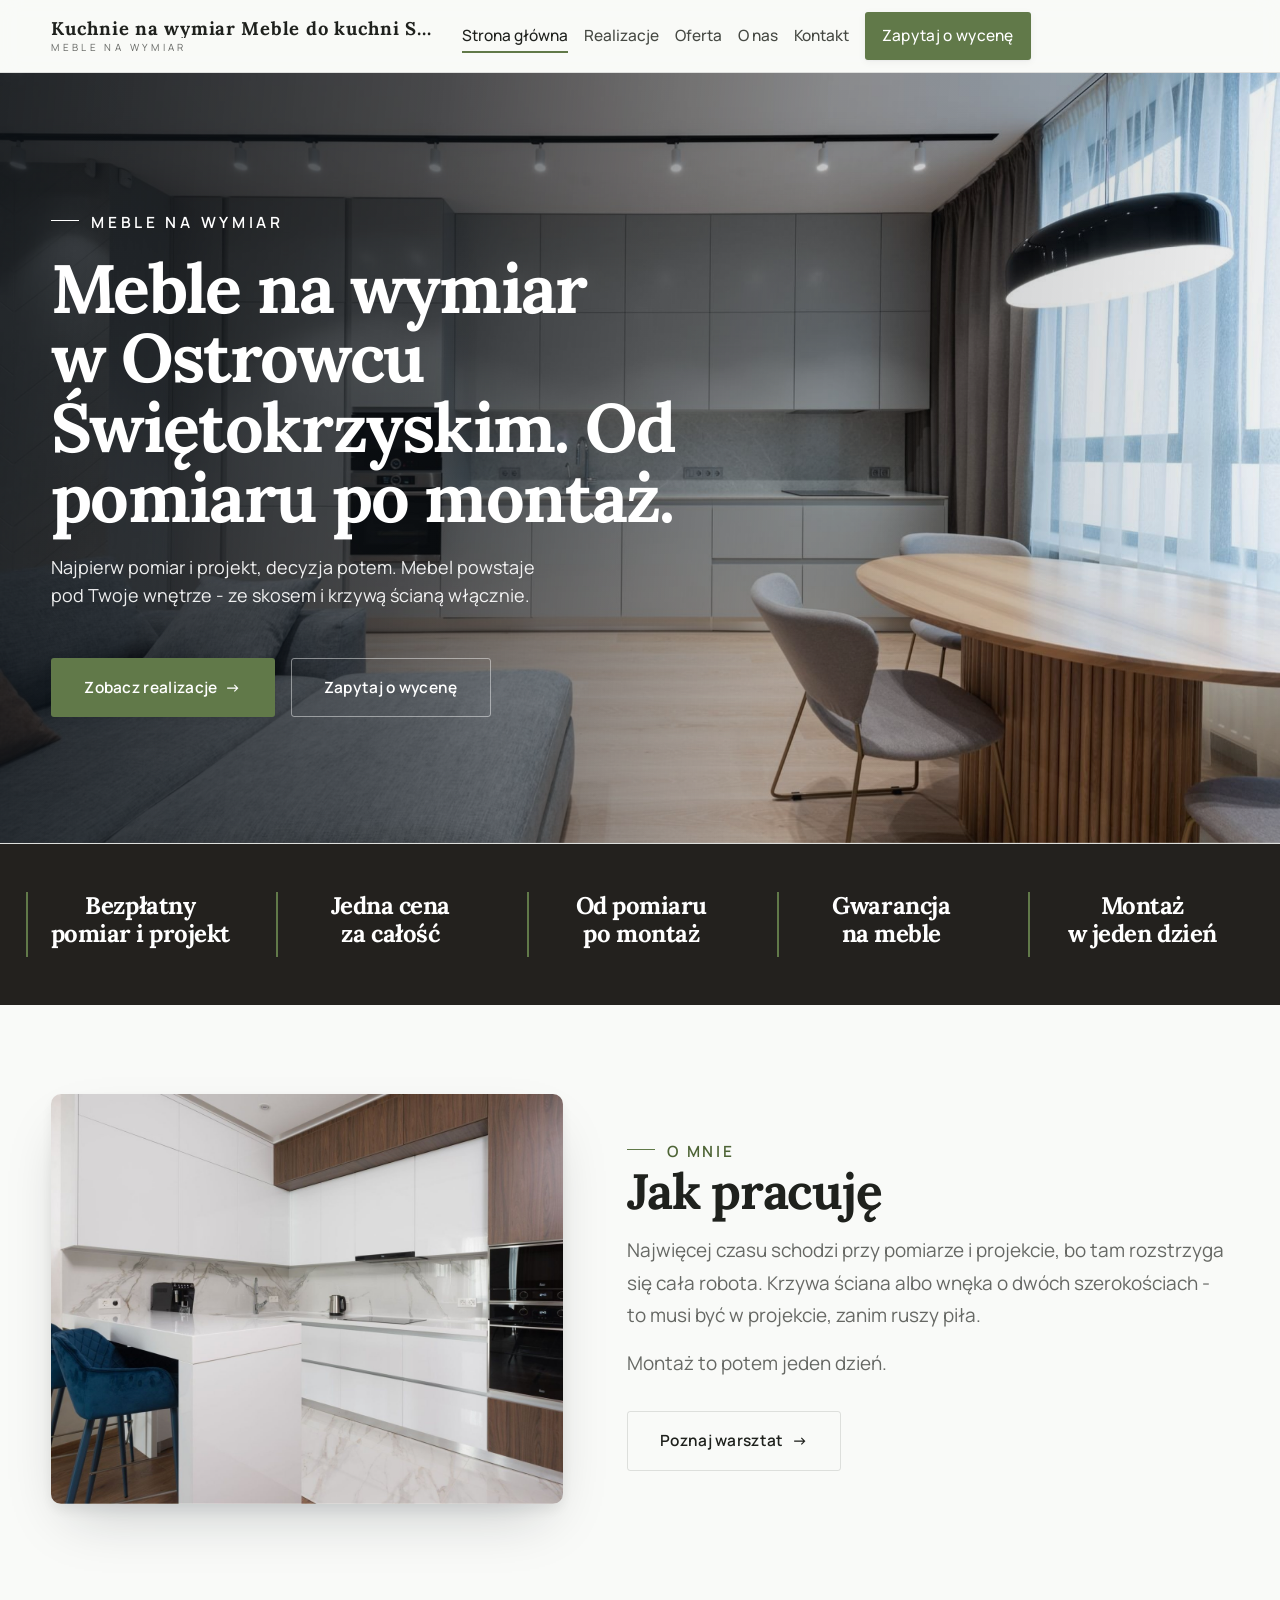
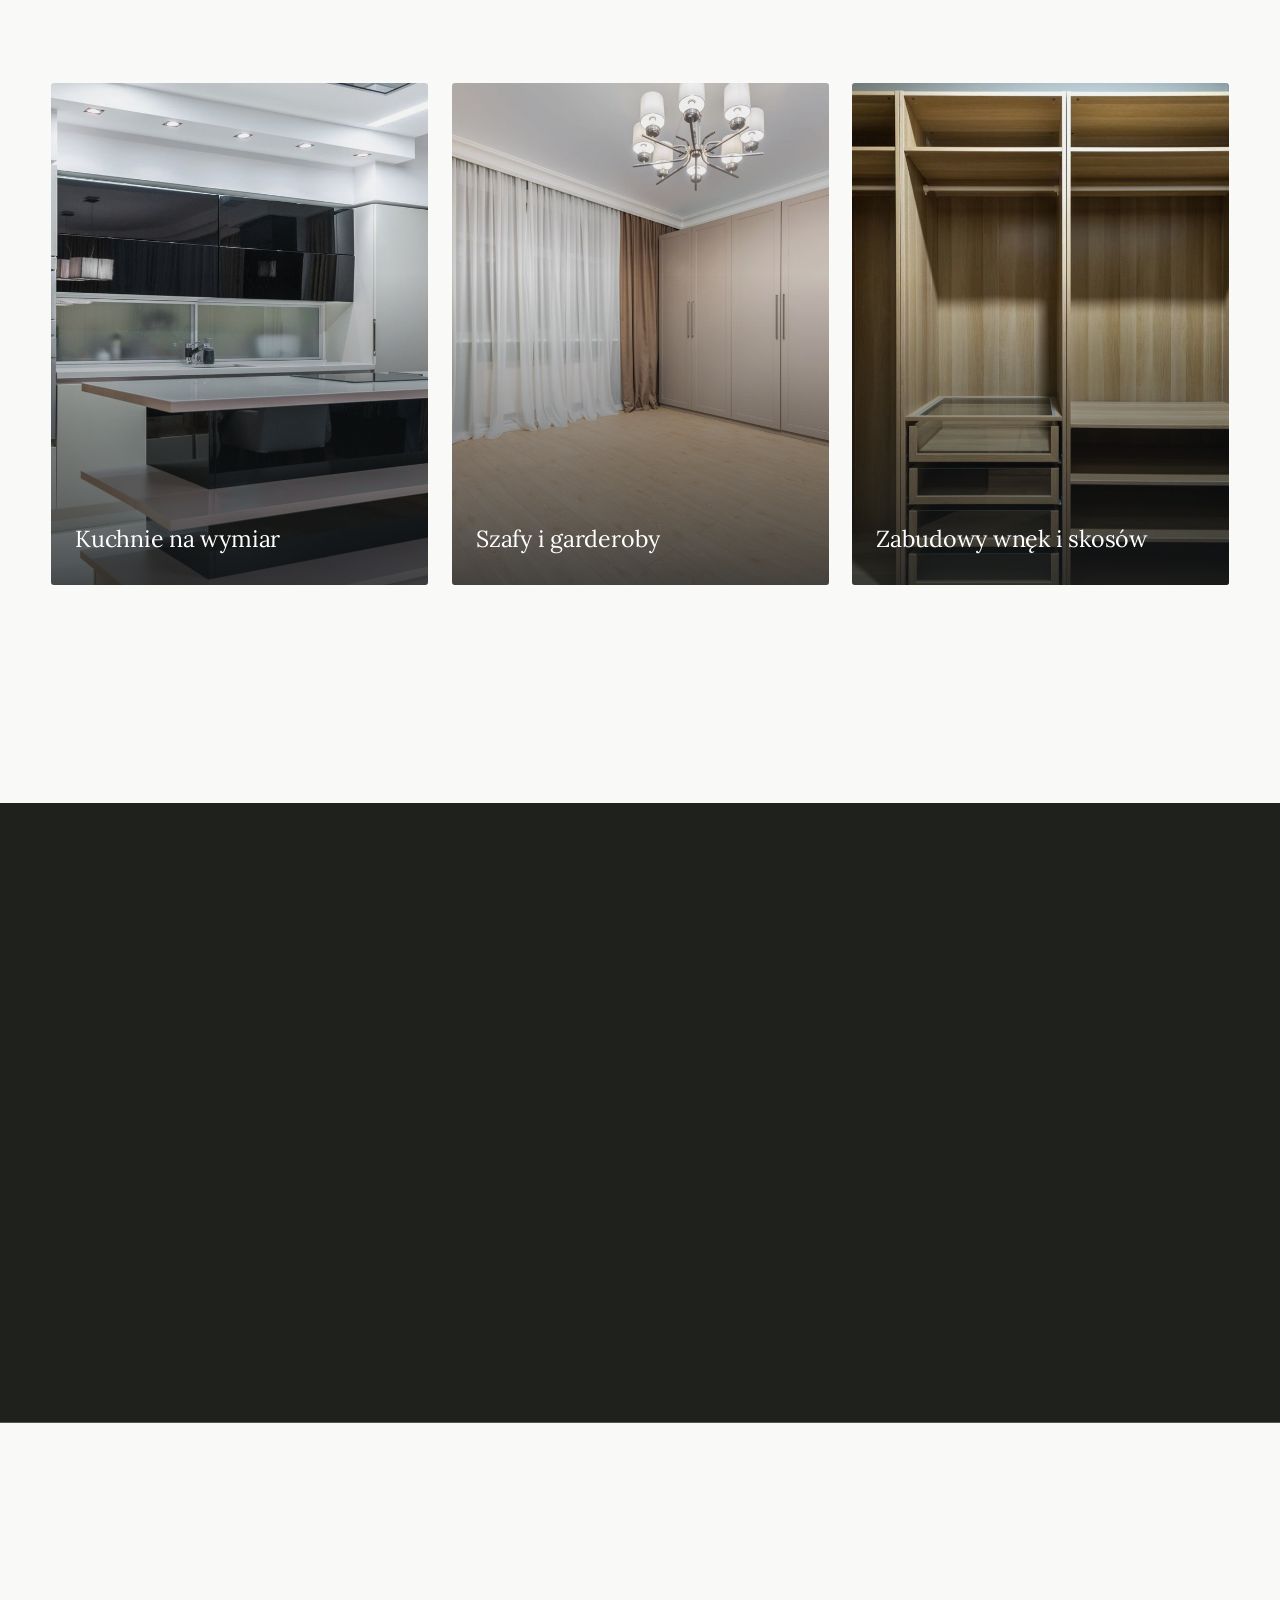
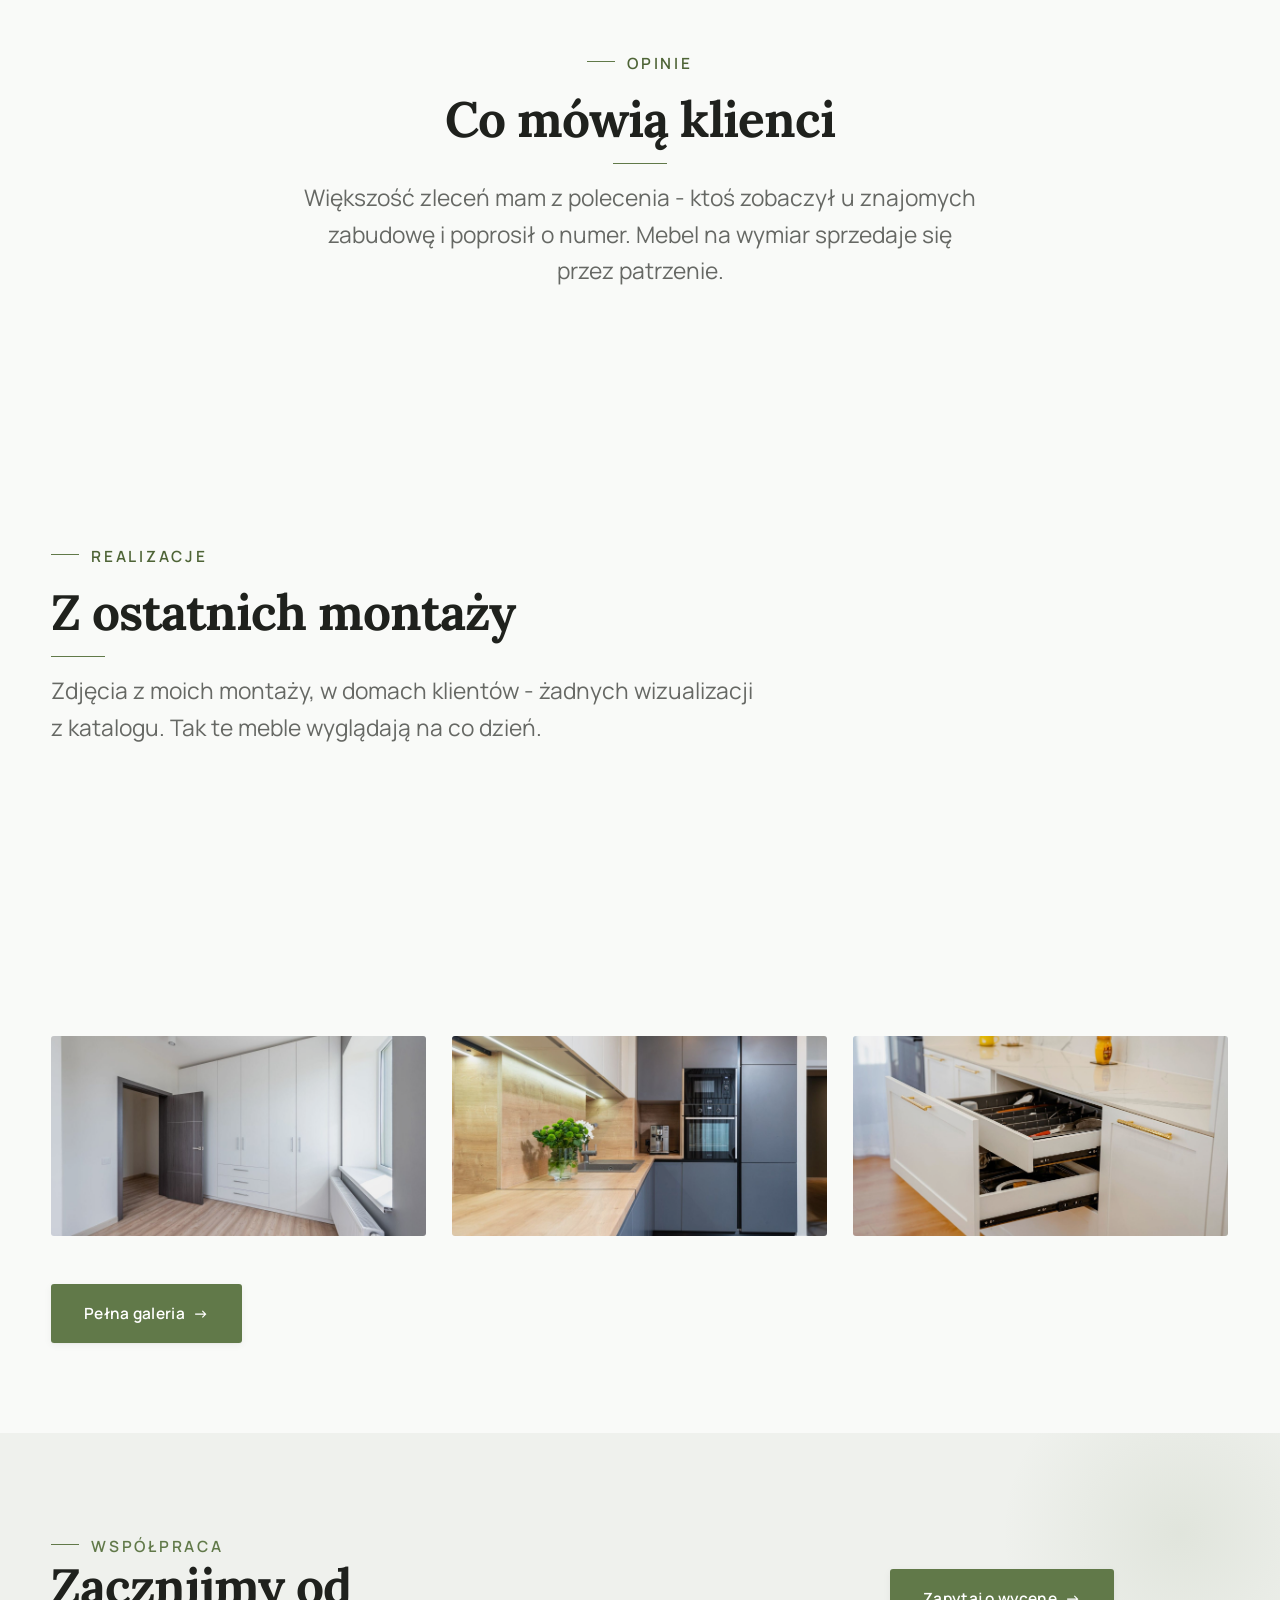
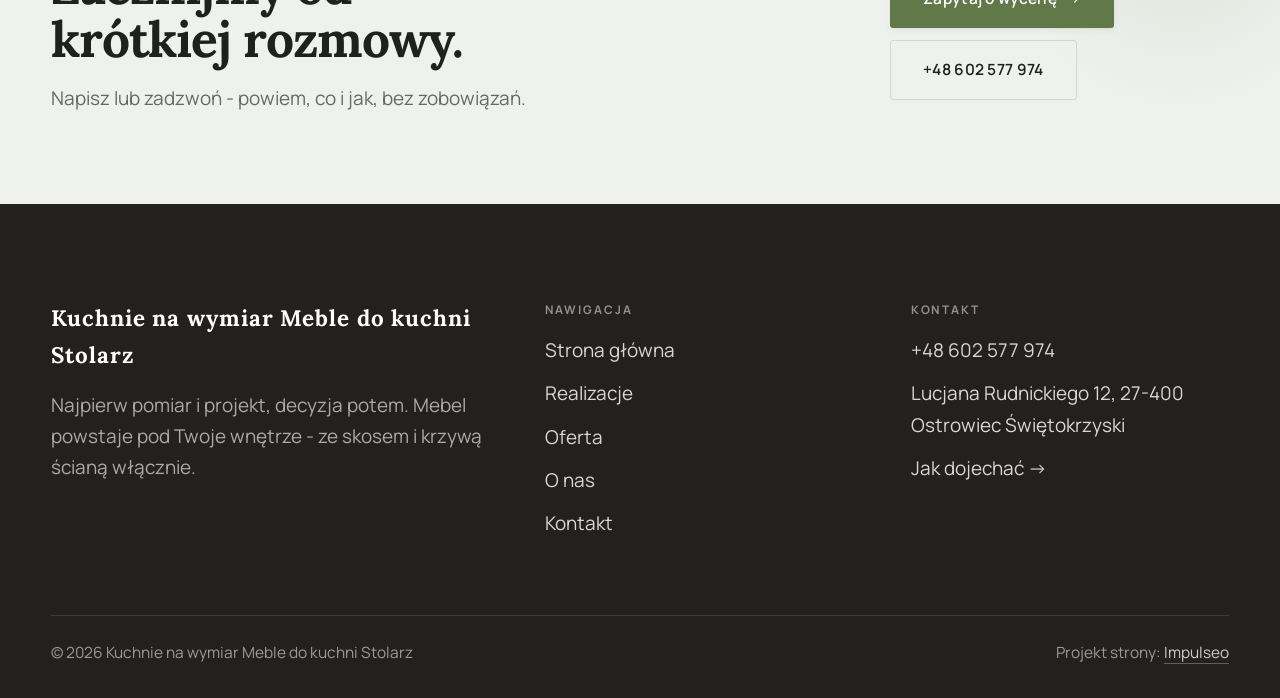
<file: index.html>
<!DOCTYPE html>
<html lang="pl">
<head>
<meta charset="UTF-8">
<meta name="viewport" content="width=device-width, initial-scale=1.0">
<title>Kuchnie na wymiar Meble do kuchni Stolarz - meble na wymiar, kuchnie i szafy</title>
<meta name="description" content="Meble na wymiar w Ostrowcu Świętokrzyskim: kuchnie, szafy i zabudowy pod Twoje wnętrze. Bezpłatny pomiar i projekt, jedna cena, montaż z gwarancją. Zadzwoń: +48 602 577 974.">
<link rel="canonical" href="https://kris20032.github.io/kuchnie-na-wymiar-meble-do-kuchni-stolarz/">
<meta name="robots" content="noindex, nofollow">
<meta property="og:type" content="website">
<meta property="og:locale" content="pl_PL">
<meta property="og:site_name" content="Kuchnie na wymiar Meble do kuchni Stolarz">
<meta property="og:title" content="Kuchnie na wymiar Meble do kuchni Stolarz - meble na wymiar, kuchnie i szafy">
<meta property="og:description" content="Meble na wymiar w Ostrowcu Świętokrzyskim: kuchnie, szafy i zabudowy pod Twoje wnętrze. Bezpłatny pomiar i projekt, jedna cena, montaż z gwarancją. Zadzwoń: +48 602 577 974.">
<meta property="og:url" content="https://kris20032.github.io/kuchnie-na-wymiar-meble-do-kuchni-stolarz/">
<meta property="og:image" content="https://kris20032.github.io/kuchnie-na-wymiar-meble-do-kuchni-stolarz/img/og.jpg">
<meta property="og:image:width" content="1200">
<meta property="og:image:height" content="630">
<meta name="twitter:card" content="summary_large_image">
<script type="application/ld+json">{"@context": "https://schema.org", "@type": "HomeAndConstructionBusiness", "name": "Kuchnie na wymiar Meble do kuchni Stolarz", "url": "https://kris20032.github.io/kuchnie-na-wymiar-meble-do-kuchni-stolarz/", "telephone": "+48602577974", "image": "https://kris20032.github.io/kuchnie-na-wymiar-meble-do-kuchni-stolarz/img/og.jpg", "areaServed": "Ostrowiec Świętokrzyski"}</script>
<link rel="preconnect" href="https://fonts.googleapis.com">
<link rel="preconnect" href="https://fonts.gstatic.com" crossorigin>
<link href="https://fonts.googleapis.com/css2?family=Lora:wght@500;600;700&family=Manrope:wght@400;500;600&display=swap" rel="stylesheet">
<link rel="stylesheet" href="assets/styles.css?v=ff2e3371">
</head>
<body>

<header class="nav">
  <div class="wrap nav-inner">
    <a class="brand" href="index.html"><span class="name">Kuchnie na wymiar Meble do kuchni Stolarz</span><span class="sub">Meble na wymiar</span></a>
    <nav class="nav-links">
      <a href="index.html" class="active" aria-current="page">Strona główna</a>
      <a href="realizacje.html">Realizacje</a>
      <a href="oferta.html">Oferta</a>
      <a href="o-nas.html">O nas</a>
      <a href="kontakt.html">Kontakt</a>
      <a href="kontakt.html" class="btn btn-accent">Zapytaj o wycenę</a>
    </nav>
    <button class="nav-toggle" aria-label="Menu"><span></span><span></span><span></span></button>
  </div>
</header>

<main>
<section class="hero-cine">
  <img src="img/hero.jpg" fetchpriority="high" alt="Kuchnie na wymiar Meble do kuchni Stolarz - Meble na wymiar w Ostrowcu Świętokrzyskim. Od pomiaru po montaż. " width="1880" height="1255">
  <div class="wrap">
    <div class="hero-copy">
      <span class="eyebrow">Meble na wymiar</span>
      <h1>Meble na wymiar w Ostrowcu Świętokrzyskim. Od pomiaru po montaż. </h1>
      <p class="lead">Najpierw pomiar i projekt, decyzja potem. Mebel powstaje pod Twoje wnętrze - ze skosem i krzywą ścianą włącznie.</p>
      <div class="hero-actions">
        <a href="realizacje.html" class="btn btn-accent">Zobacz realizacje <span class="arr">→</span></a>
        <a href="kontakt.html" class="btn btn-ghost" style="color:#fff;border-color:rgba(255,255,255,.45)">Zapytaj o wycenę</a>
      </div>
    </div>
  </div>
</section>
<section class="strip n-5" style="padding-block:0">
  <div class="wrap">
    <div class="item reveal"><div class="k">Bezpłatny pomiar i projekt</div><div class="v"></div></div>
    <div class="item reveal"><div class="k">Jedna cena za całość</div><div class="v"></div></div>
    <div class="item reveal"><div class="k">Od pomiaru po montaż</div><div class="v"></div></div>
    <div class="item reveal"><div class="k">Gwarancja na meble</div><div class="v"></div></div>
    <div class="item reveal"><div class="k">Montaż w jeden dzień</div><div class="v"></div></div>
  </div>
</section>
<section>
  <div class="wrap split">
    <div class="split-art reveal"><img src="img/g1.jpg" alt="Kuchnie na wymiar Meble do kuchni Stolarz - realizacja" loading="lazy" width="1600" height="1060" decoding="async"></div>
    <div class="split-copy reveal">
      <span class="eyebrow">O mnie</span>
      <h2>Jak pracuję</h2>
      <p class="muted">Najwięcej czasu schodzi przy pomiarze i projekcie, bo tam rozstrzyga się cała robota. Krzywa ściana albo wnęka o dwóch szerokościach - to musi być w projekcie, zanim ruszy piła.</p>
      <p class="muted">Montaż to potem jeden dzień.</p>
      <a href="o-nas.html" class="btn btn-ghost">Poznaj warsztat <span class="arr">→</span></a>
    </div>
  </div>
</section>
<section class="gateways-band">
  <div class="wrap">
    <div class="gateways">
      <a href="oferta.html" class="gateway reveal"><img src="img/g2.jpg" alt="Kuchnie na wymiar" loading="lazy" width="1600" height="1068" decoding="async"><span class="g-ttl">Kuchnie na wymiar</span></a>
      <a href="oferta.html" class="gateway reveal"><img src="img/g3.jpg" alt="Szafy i garderoby" loading="lazy" width="1600" height="1068" decoding="async"><span class="g-ttl">Szafy i garderoby</span></a>
      <a href="oferta.html" class="gateway reveal"><img src="img/g4.jpg" alt="Zabudowy wnęk i skosów" loading="lazy" width="1600" height="1068" decoding="async"><span class="g-ttl">Zabudowy wnęk i skosów</span></a>
    </div>
  </div>
</section>
<section class="stopklatka" aria-hidden="true">
  <div class="stk-bg" style="background-image:url(img/g5.jpg)"></div>
</section>
<section class="opinie op-fallback">
  <div class="wrap">
    <div class="head center reveal">
      <span class="eyebrow">Opinie</span>
      <h2>Co mówią klienci</h2>
      <p>Większość zleceń mam z polecenia - ktoś zobaczył u znajomych zabudowę i poprosił o numer. Mebel na wymiar sprzedaje się przez patrzenie.</p>
    </div>
  </div>
</section>
<section>
  <div class="wrap">
    <div class="head reveal">
      <span class="eyebrow">Realizacje</span>
      <h2>Z ostatnich montaży</h2>
      <p>Zdjęcia z moich montaży, w domach klientów - żadnych wizualizacji z katalogu. Tak te meble wyglądają na co dzień.</p>
    </div>
    <div class="gallery">
      <div class="tile t-two3 reveal"><img src="img/g6.jpg" alt="Kuchnie na wymiar Meble do kuchni Stolarz" loading="lazy" width="1600" height="1066" decoding="async"></div>
      <div class="tile t-third reveal"><img src="img/g7.jpg" alt="Kuchnie na wymiar Meble do kuchni Stolarz" loading="lazy" width="1600" height="1068" decoding="async"></div>
      <div class="tile t-third reveal"><img src="img/g8.jpg" alt="Kuchnie na wymiar Meble do kuchni Stolarz" loading="lazy" width="1600" height="1068" decoding="async"></div>
      <div class="tile t-third reveal"><img src="img/g9.jpg" alt="Kuchnie na wymiar Meble do kuchni Stolarz" loading="lazy" width="1600" height="1187" decoding="async"></div>
      <div class="tile t-third reveal"><img src="img/g10.jpg" alt="Kuchnie na wymiar Meble do kuchni Stolarz" loading="lazy" width="1600" height="1066" decoding="async"></div>
    </div>
    <div style="margin-top:var(--space-7)" class="reveal"><a href="realizacje.html" class="btn btn-accent">Pełna galeria <span class="arr">→</span></a></div>
  </div>
</section>
<section class="cta">
  <div class="wrap">
    <div class="reveal">
      <span class="eyebrow">Współpraca</span>
      <h2>Zacznijmy od krótkiej rozmowy.</h2>
      <p>Napisz lub zadzwoń - powiem, co i jak, bez zobowiązań.</p>
    </div>
    <div class="cta-actions reveal">
      <a href="kontakt.html" class="btn btn-light">Zapytaj o wycenę <span class="arr">→</span></a>
      <a href="tel:+48602577974" class="btn btn-ghost btn-ghost-cta">+48 602 577 974</a>
    </div>
  </div>
</section>
</main>

<footer>
  <div class="wrap">
    <div class="foot-grid">
      <div class="foot-brand">
        <div class="name">Kuchnie na wymiar Meble do kuchni Stolarz</div>
        <p>Najpierw pomiar i projekt, decyzja potem. Mebel powstaje pod Twoje wnętrze - ze skosem i krzywą ścianą włącznie.</p>
      </div>
      <div class="foot-col">
        <h4>Nawigacja</h4>
        <a href="index.html">Strona główna</a>
        <a href="realizacje.html">Realizacje</a>
        <a href="oferta.html">Oferta</a>
        <a href="o-nas.html">O nas</a>
        <a href="kontakt.html">Kontakt</a>
      </div>
      <div class="foot-col">
        <h4>Kontakt</h4>
        <a href="tel:+48602577974">+48 602 577 974</a>
        <p>Lucjana Rudnickiego 12, 27-400 Ostrowiec Świętokrzyski</p>
        <a href="https://maps.google.com/?cid=12117457911242713791" target="_blank" rel="noopener">Jak dojechać →</a>
      </div>
    </div>
    <div class="foot-bot">
      <span>© 2026 Kuchnie na wymiar Meble do kuchni Stolarz</span>
      <span>Projekt strony: <a class="foot-credit" href="https://impulseo.pl" target="_blank" rel="noopener">Impulseo</a></span>
    </div>
  </div>
</footer>
<div class="sticky-reserve"><a class="sr-book" href="kontakt.html">Zapytaj o wycenę</a><a class="sr-call" href="tel:+48602577974" aria-label="Zadzwoń"><svg class="ico-tel" width="16" height="16" viewBox="0 0 24 24" fill="none" aria-hidden="true"><path d="M6.6 10.8a15.5 15.5 0 0 0 6.6 6.6l2.2-2.2a1 1 0 0 1 1-.24 11.4 11.4 0 0 0 3.6.58 1 1 0 0 1 1 1V20a1 1 0 0 1-1 1A17 17 0 0 1 3 4a1 1 0 0 1 1-1h3.5a1 1 0 0 1 1 1c0 1.25.2 2.46.58 3.6a1 1 0 0 1-.25 1l-2.23 2.2Z" fill="currentColor"/></svg></a></div>
<div class="demo-wazne" data-do="2026-08-17" data-cykl="3" hidden><svg class="dw-ico" width="13" height="13" viewBox="0 0 24 24" fill="none" aria-hidden="true"><circle cx="12" cy="12" r="8.6" stroke="currentColor" stroke-width="1.8"/><path d="M12 7.2V12l3.3 2" stroke="currentColor" stroke-width="1.8" stroke-linecap="round"/></svg><span class="dw-txt"></span></div>

<script src="assets/main.js"></script>
</body>
</html>
</file>
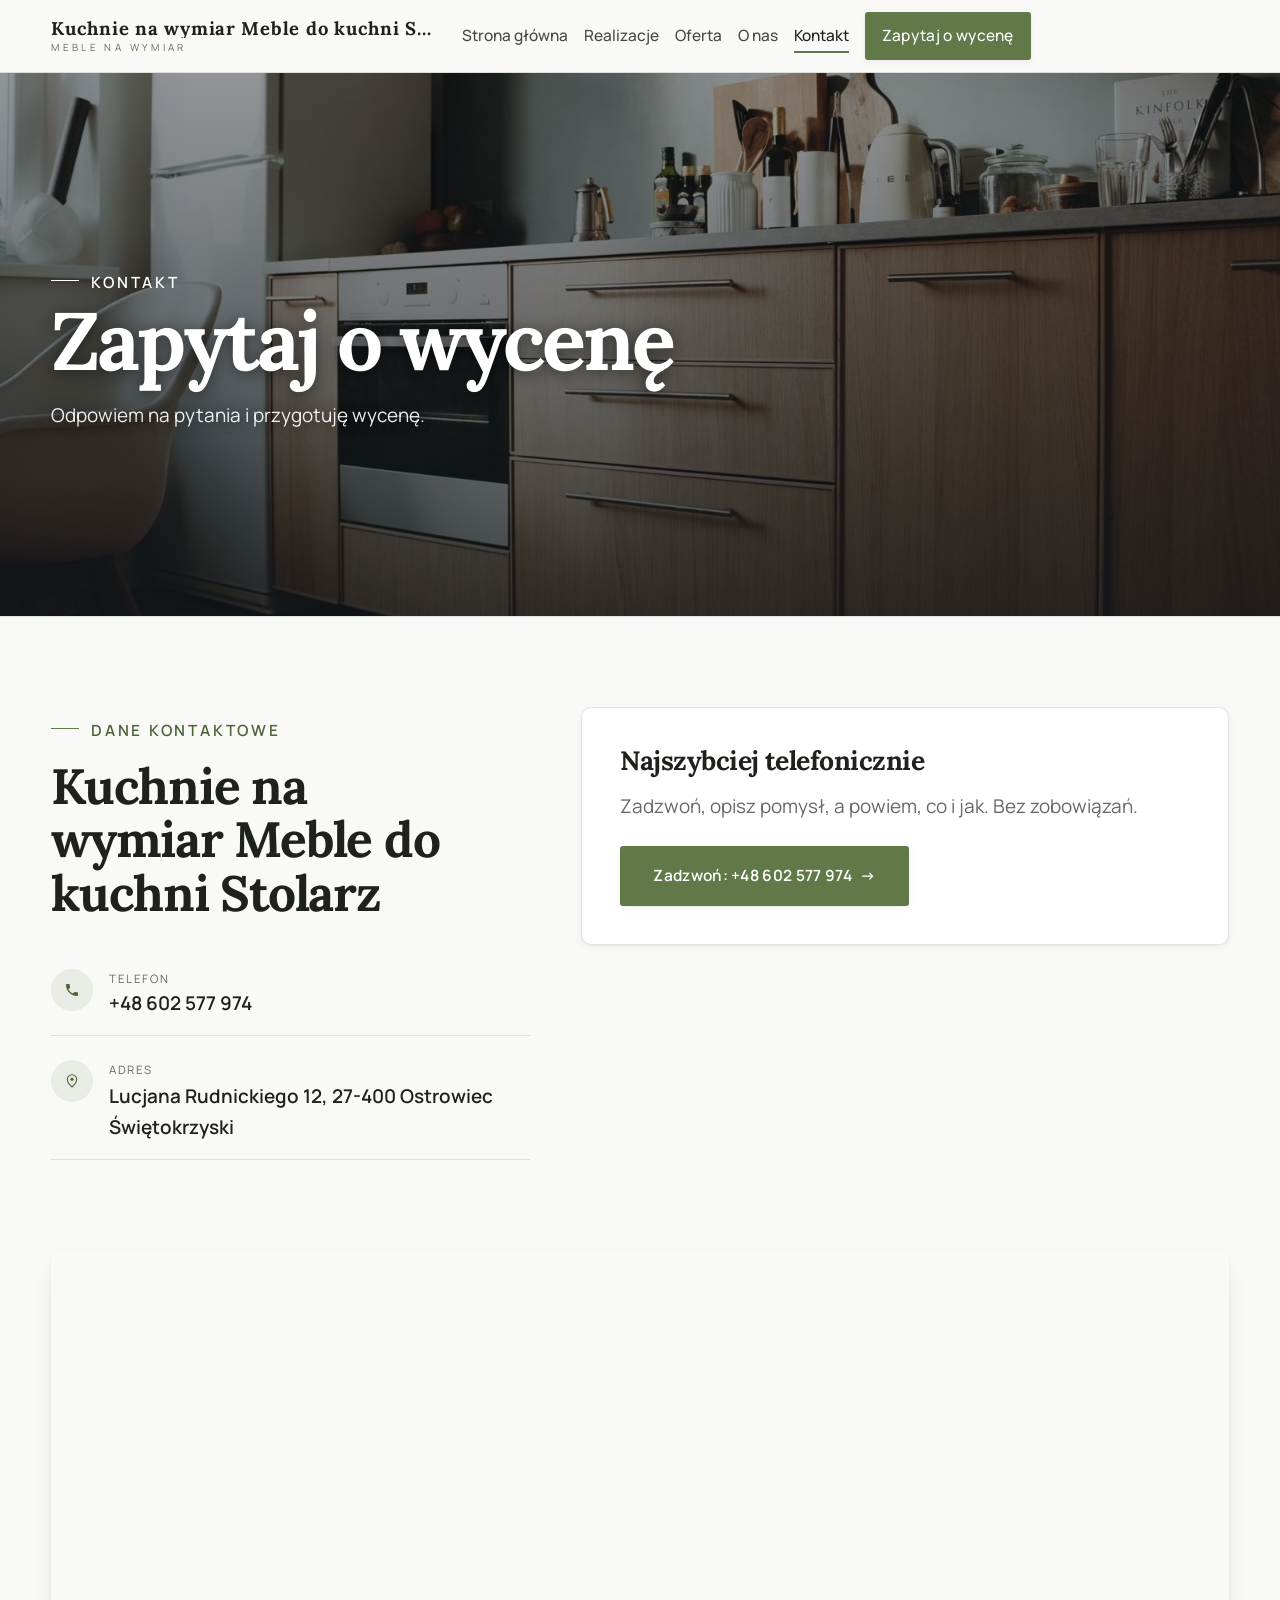
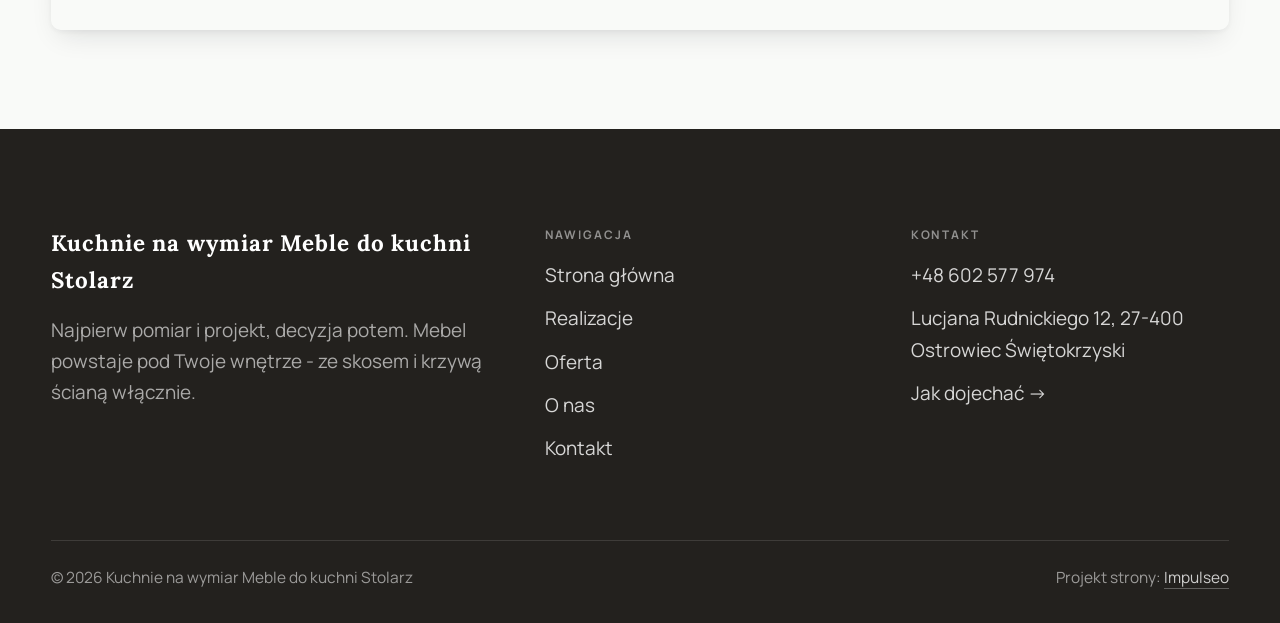
<file: kontakt.html>
<!DOCTYPE html>
<html lang="pl">
<head>
<meta charset="UTF-8">
<meta name="viewport" content="width=device-width, initial-scale=1.0">
<title>Kontakt - Kuchnie na wymiar Meble do kuchni Stolarz</title>
<meta name="description" content="Kontakt Kuchnie na wymiar Meble do kuchni Stolarz - Lucjana Rudnickiego 12, 27-400 Ostrowiec Świętokrzyski">
<link rel="canonical" href="https://kris20032.github.io/kuchnie-na-wymiar-meble-do-kuchni-stolarz/kontakt.html">
<meta name="robots" content="noindex, nofollow">
<meta property="og:type" content="website">
<meta property="og:locale" content="pl_PL">
<meta property="og:site_name" content="Kuchnie na wymiar Meble do kuchni Stolarz">
<meta property="og:title" content="Kontakt - Kuchnie na wymiar Meble do kuchni Stolarz">
<meta property="og:description" content="Kontakt Kuchnie na wymiar Meble do kuchni Stolarz - Lucjana Rudnickiego 12, 27-400 Ostrowiec Świętokrzyski">
<meta property="og:url" content="https://kris20032.github.io/kuchnie-na-wymiar-meble-do-kuchni-stolarz/kontakt.html">
<meta property="og:image" content="https://kris20032.github.io/kuchnie-na-wymiar-meble-do-kuchni-stolarz/img/og.jpg">
<meta property="og:image:width" content="1200">
<meta property="og:image:height" content="630">
<meta name="twitter:card" content="summary_large_image">
<link rel="preconnect" href="https://fonts.googleapis.com">
<link rel="preconnect" href="https://fonts.gstatic.com" crossorigin>
<link href="https://fonts.googleapis.com/css2?family=Lora:wght@500;600;700&family=Manrope:wght@400;500;600&display=swap" rel="stylesheet">
<link rel="stylesheet" href="assets/styles.css?v=ff2e3371">
</head>
<body>

<header class="nav">
  <div class="wrap nav-inner">
    <a class="brand" href="index.html"><span class="name">Kuchnie na wymiar Meble do kuchni Stolarz</span><span class="sub">Meble na wymiar</span></a>
    <nav class="nav-links">
      <a href="index.html">Strona główna</a>
      <a href="realizacje.html">Realizacje</a>
      <a href="oferta.html">Oferta</a>
      <a href="o-nas.html">O nas</a>
      <a href="kontakt.html" class="active" aria-current="page">Kontakt</a>
      <a href="kontakt.html" class="btn btn-accent">Zapytaj o wycenę</a>
    </nav>
    <button class="nav-toggle" aria-label="Menu"><span></span><span></span><span></span></button>
  </div>
</header>

<main>
<section class="pagehead">
  <img src="img/g6.jpg" alt="Kuchnie na wymiar Meble do kuchni Stolarz - Zapytaj o wycenę" width="1600" height="1066" decoding="async">
  <div class="wrap">
    <span class="eyebrow">Kontakt</span>
    <h1>Zapytaj o wycenę</h1>
    <p>Odpowiem na pytania i przygotuję wycenę.</p>
  </div>
</section>
<section>
  <div class="wrap contact-grid">
    <div class="reveal">
      <span class="eyebrow">Dane kontaktowe</span>
      <h2 style="margin:var(--space-4) 0 var(--space-6)">Kuchnie na wymiar Meble do kuchni Stolarz</h2>
      <div class="info-list">
        <div class="info-row"><div class="ic"><svg class="ico-tel" width="16" height="16" viewBox="0 0 24 24" fill="none" aria-hidden="true"><path d="M6.6 10.8a15.5 15.5 0 0 0 6.6 6.6l2.2-2.2a1 1 0 0 1 1-.24 11.4 11.4 0 0 0 3.6.58 1 1 0 0 1 1 1V20a1 1 0 0 1-1 1A17 17 0 0 1 3 4a1 1 0 0 1 1-1h3.5a1 1 0 0 1 1 1c0 1.25.2 2.46.58 3.6a1 1 0 0 1-.25 1l-2.23 2.2Z" fill="currentColor"/></svg></div><div><div class="lbl">Telefon</div><a class="val" href="tel:+48602577974">+48 602 577 974</a></div></div>
        <div class="info-row"><div class="ic"><svg class="ico-pin" width="16" height="16" viewBox="0 0 24 24" fill="none" aria-hidden="true"><path d="M12 21s7-6.1 7-11.5A7 7 0 0 0 5 9.5C5 14.9 12 21 12 21Z" stroke="currentColor" stroke-width="1.6" fill="none"/><circle cx="12" cy="9.5" r="2.4" fill="currentColor"/></svg></div><div><div class="lbl">Adres</div><div class="val">Lucjana Rudnickiego 12, 27-400 Ostrowiec Świętokrzyski</div></div></div>
      </div>
    </div>
    <div class="reveal">
      <div class="form">
        <h3 style="margin-bottom:var(--space-4)">Najszybciej telefonicznie</h3>
        <p class="muted" style="margin-bottom:var(--space-5)">Zadzwoń, opisz pomysł, a powiem, co i jak. Bez zobowiązań.</p>
        <a href="tel:+48602577974" class="btn btn-accent" style="justify-content:center">Zadzwoń: +48 602 577 974 <span class="arr">→</span></a>
      </div>
    </div>
  </div>
</section>
<section style="padding-top:0">
  <div class="wrap reveal">
    <iframe class="map" title="Kuchnie na wymiar Meble do kuchni Stolarz - Ostrowiec Świętokrzyski" src="https://maps.google.com/maps?q=Kuchnie%20na%20wymiar%20Meble%20do%20kuchni%20Stolarz%20Ostrowiec%20%C5%9Awi%C4%99tokrzyski&z=15&output=embed" loading="lazy" referrerpolicy="no-referrer-when-downgrade"></iframe>
  </div>
</section>
</main>

<footer>
  <div class="wrap">
    <div class="foot-grid">
      <div class="foot-brand">
        <div class="name">Kuchnie na wymiar Meble do kuchni Stolarz</div>
        <p>Najpierw pomiar i projekt, decyzja potem. Mebel powstaje pod Twoje wnętrze - ze skosem i krzywą ścianą włącznie.</p>
      </div>
      <div class="foot-col">
        <h4>Nawigacja</h4>
        <a href="index.html">Strona główna</a>
        <a href="realizacje.html">Realizacje</a>
        <a href="oferta.html">Oferta</a>
        <a href="o-nas.html">O nas</a>
        <a href="kontakt.html">Kontakt</a>
      </div>
      <div class="foot-col">
        <h4>Kontakt</h4>
        <a href="tel:+48602577974">+48 602 577 974</a>
        <p>Lucjana Rudnickiego 12, 27-400 Ostrowiec Świętokrzyski</p>
        <a href="https://maps.google.com/?cid=12117457911242713791" target="_blank" rel="noopener">Jak dojechać →</a>
      </div>
    </div>
    <div class="foot-bot">
      <span>© 2026 Kuchnie na wymiar Meble do kuchni Stolarz</span>
      <span>Projekt strony: <a class="foot-credit" href="https://impulseo.pl" target="_blank" rel="noopener">Impulseo</a></span>
    </div>
  </div>
</footer>
<div class="sticky-reserve"><a class="sr-book" href="kontakt.html">Zapytaj o wycenę</a><a class="sr-call" href="tel:+48602577974" aria-label="Zadzwoń"><svg class="ico-tel" width="16" height="16" viewBox="0 0 24 24" fill="none" aria-hidden="true"><path d="M6.6 10.8a15.5 15.5 0 0 0 6.6 6.6l2.2-2.2a1 1 0 0 1 1-.24 11.4 11.4 0 0 0 3.6.58 1 1 0 0 1 1 1V20a1 1 0 0 1-1 1A17 17 0 0 1 3 4a1 1 0 0 1 1-1h3.5a1 1 0 0 1 1 1c0 1.25.2 2.46.58 3.6a1 1 0 0 1-.25 1l-2.23 2.2Z" fill="currentColor"/></svg></a></div>
<div class="demo-wazne" data-do="2026-08-17" data-cykl="3" hidden><svg class="dw-ico" width="13" height="13" viewBox="0 0 24 24" fill="none" aria-hidden="true"><circle cx="12" cy="12" r="8.6" stroke="currentColor" stroke-width="1.8"/><path d="M12 7.2V12l3.3 2" stroke="currentColor" stroke-width="1.8" stroke-linecap="round"/></svg><span class="dw-txt"></span></div>

<script src="assets/main.js"></script>
</body>
</html>
</file>
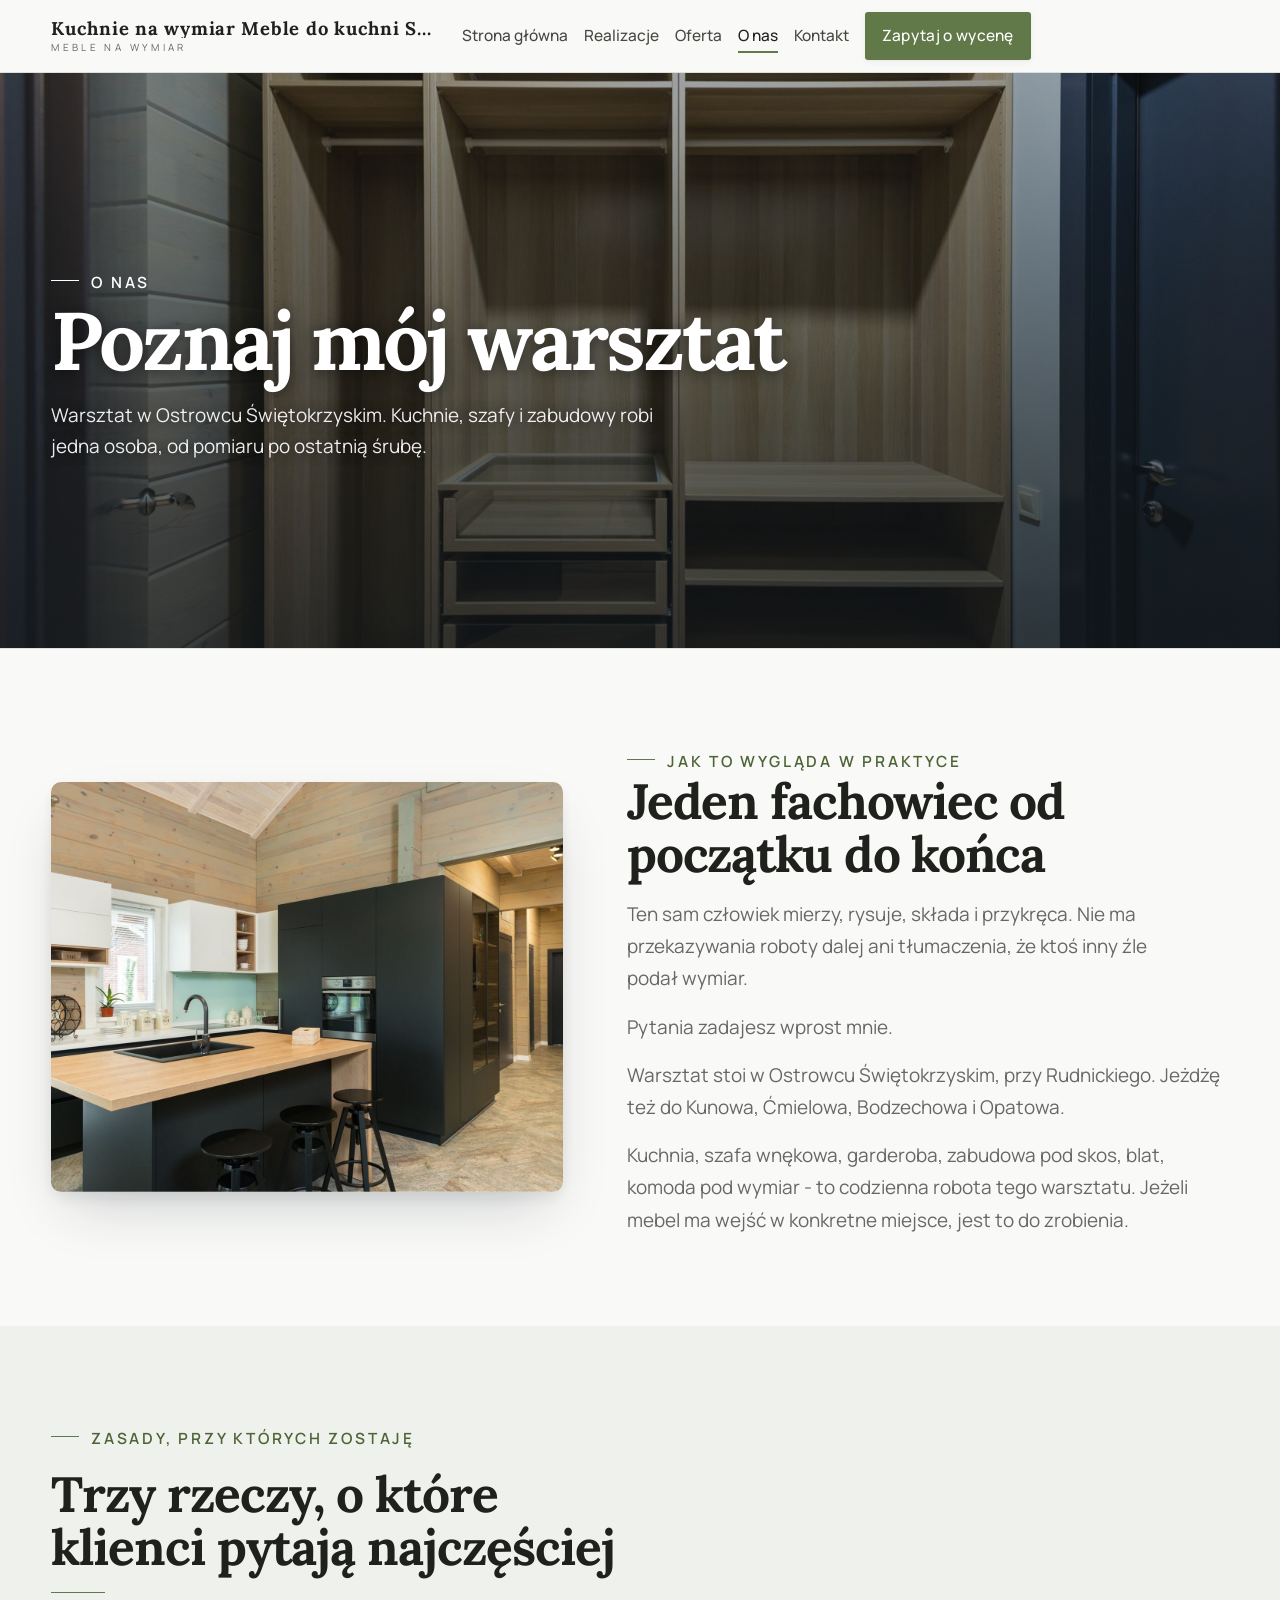
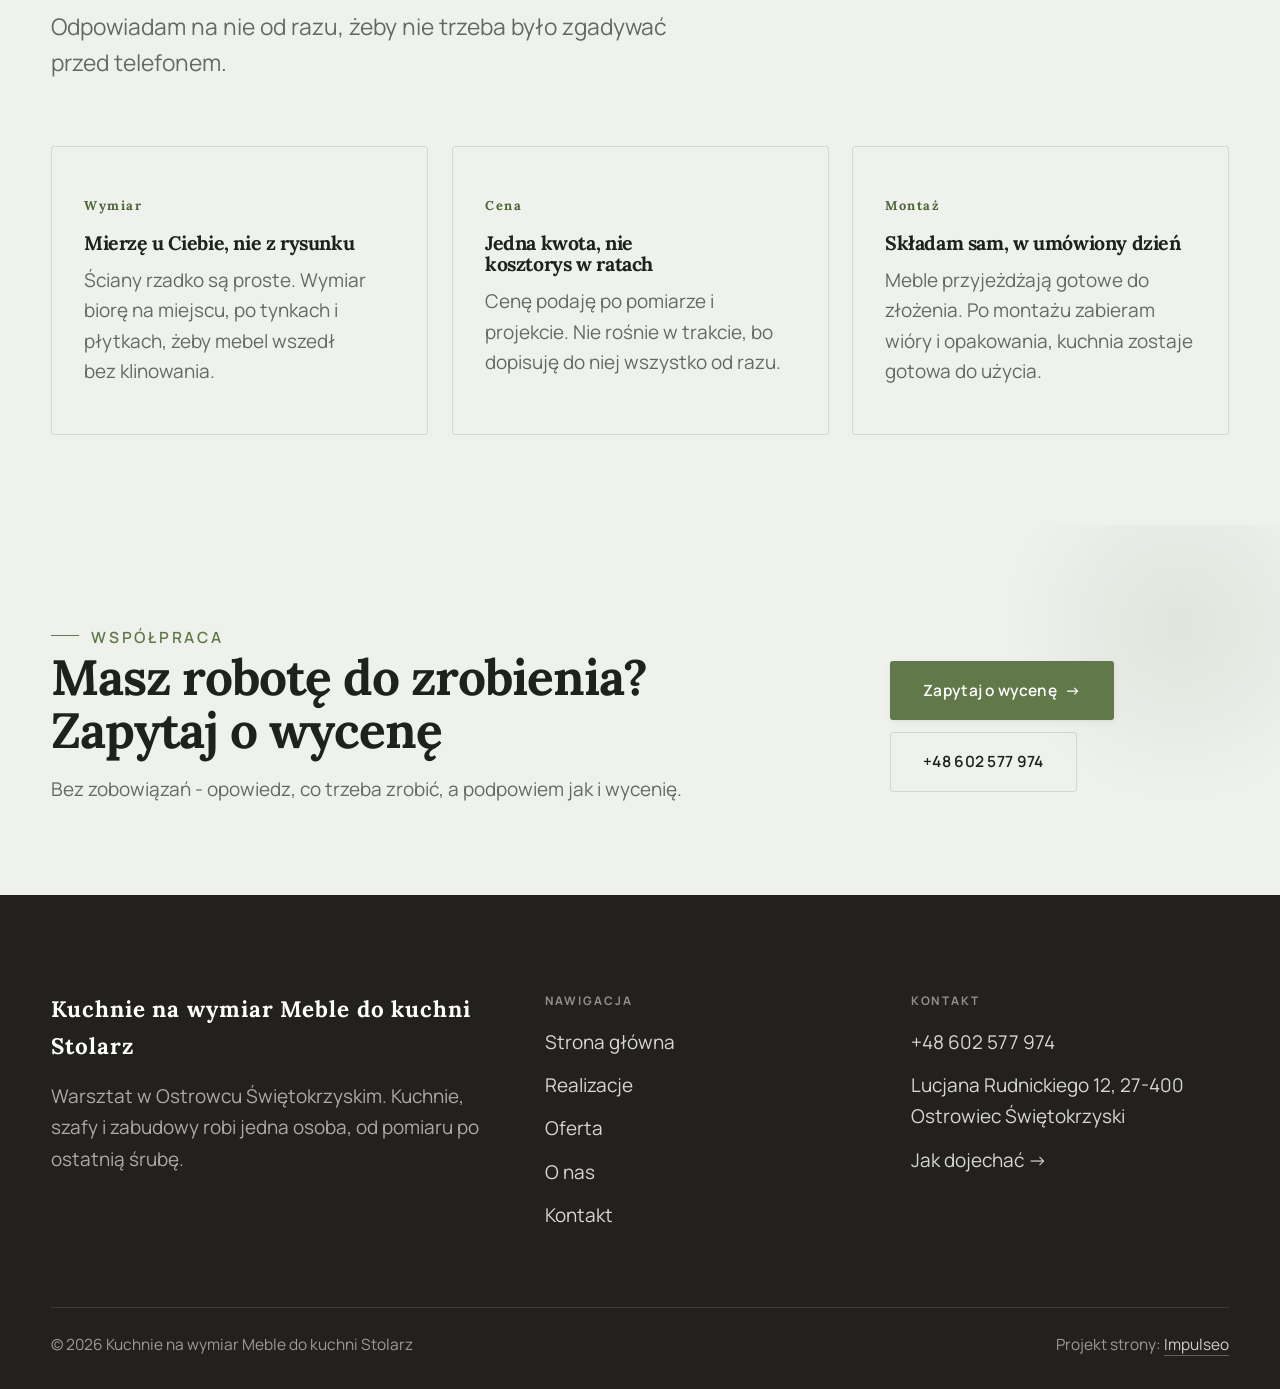
<file: o-nas.html>
<!DOCTYPE html>
<html lang="pl">
<head>
<meta charset="UTF-8">
<meta name="viewport" content="width=device-width, initial-scale=1.0">
<title>O nas - Kuchnie na wymiar Meble do kuchni Stolarz</title>
<meta name="description" content="Meble na wymiar w Ostrowcu Świętokrzyskim: kuchnie, szafy i zabudowy pod Twoje wnętrze. Bezpłatny pomiar i projekt, jedna cena, montaż z gwarancją. Zadzwoń: +48 602 577 974.">
<link rel="canonical" href="https://kris20032.github.io/kuchnie-na-wymiar-meble-do-kuchni-stolarz/o-nas.html">
<meta name="robots" content="noindex, nofollow">
<meta property="og:type" content="website">
<meta property="og:locale" content="pl_PL">
<meta property="og:site_name" content="Kuchnie na wymiar Meble do kuchni Stolarz">
<meta property="og:title" content="O nas - Kuchnie na wymiar Meble do kuchni Stolarz">
<meta property="og:description" content="Meble na wymiar w Ostrowcu Świętokrzyskim: kuchnie, szafy i zabudowy pod Twoje wnętrze. Bezpłatny pomiar i projekt, jedna cena, montaż z gwarancją. Zadzwoń: +48 602 577 974.">
<meta property="og:url" content="https://kris20032.github.io/kuchnie-na-wymiar-meble-do-kuchni-stolarz/o-nas.html">
<meta property="og:image" content="https://kris20032.github.io/kuchnie-na-wymiar-meble-do-kuchni-stolarz/img/og.jpg">
<meta property="og:image:width" content="1200">
<meta property="og:image:height" content="630">
<meta name="twitter:card" content="summary_large_image">
<link rel="preconnect" href="https://fonts.googleapis.com">
<link rel="preconnect" href="https://fonts.gstatic.com" crossorigin>
<link href="https://fonts.googleapis.com/css2?family=Lora:wght@500;600;700&family=Manrope:wght@400;500;600&display=swap" rel="stylesheet">
<link rel="stylesheet" href="assets/styles.css?v=ff2e3371">
</head>
<body>

<header class="nav">
  <div class="wrap nav-inner">
    <a class="brand" href="index.html"><span class="name">Kuchnie na wymiar Meble do kuchni Stolarz</span><span class="sub">Meble na wymiar</span></a>
    <nav class="nav-links">
      <a href="index.html">Strona główna</a>
      <a href="realizacje.html">Realizacje</a>
      <a href="oferta.html">Oferta</a>
      <a href="o-nas.html" class="active" aria-current="page">O nas</a>
      <a href="kontakt.html">Kontakt</a>
      <a href="kontakt.html" class="btn btn-accent">Zapytaj o wycenę</a>
    </nav>
    <button class="nav-toggle" aria-label="Menu"><span></span><span></span><span></span></button>
  </div>
</header>

<main>
<section class="pagehead">
  <img src="img/g4.jpg" alt="Kuchnie na wymiar Meble do kuchni Stolarz - Poznaj mój warsztat" width="1600" height="1068" decoding="async">
  <div class="wrap">
    <span class="eyebrow">O nas</span>
    <h1>Poznaj mój warsztat</h1>
    <p>Warsztat w Ostrowcu Świętokrzyskim. Kuchnie, szafy i zabudowy robi jedna osoba, od pomiaru po ostatnią śrubę.</p>
  </div>
</section>
<section>
  <div class="wrap split">
    <div class="split-art reveal"><img src="img/g5.jpg" alt="Kuchnie na wymiar Meble do kuchni Stolarz" loading="lazy" width="1600" height="1057" decoding="async"></div>
    <div class="split-copy reveal">
      <span class="eyebrow">Jak to wygląda w praktyce</span>
      <h2>Jeden fachowiec od początku do końca</h2>
      <p class="muted">Ten sam człowiek mierzy, rysuje, składa i przykręca. Nie ma przekazywania roboty dalej ani tłumaczenia, że ktoś inny źle podał wymiar.</p>
      <p class="muted">Pytania zadajesz wprost mnie.</p>
      <p class="muted">Warsztat stoi w Ostrowcu Świętokrzyskim, przy Rudnickiego. Jeżdżę też do Kunowa, Ćmielowa, Bodzechowa i Opatowa.</p>
      <p class="muted">Kuchnia, szafa wnękowa, garderoba, zabudowa pod skos, blat, komoda pod wymiar - to codzienna robota tego warsztatu. Jeżeli mebel ma wejść w konkretne miejsce, jest to do zrobienia.</p>
    </div>
  </div>
</section>


<section class="trust">
  <div class="wrap">
    <div class="head reveal">
      <span class="eyebrow">Zasady, przy których zostaję</span>
      <h2>Trzy rzeczy, o które klienci pytają najczęściej</h2>
      <p>Odpowiadam na nie od razu, żeby nie trzeba było zgadywać przed telefonem.</p>
    </div>
    <div class="svc-grid">
      <div class="svc reveal"><div class="ic">Wymiar</div><h3>Mierzę u Ciebie, nie z rysunku</h3><p>Ściany rzadko są proste. Wymiar biorę na miejscu, po tynkach i płytkach, żeby mebel wszedł bez klinowania.</p></div>
      <div class="svc reveal"><div class="ic">Cena</div><h3>Jedna kwota, nie kosztorys w ratach</h3><p>Cenę podaję po pomiarze i projekcie. Nie rośnie w trakcie, bo dopisuję do niej wszystko od razu.</p></div>
      <div class="svc reveal"><div class="ic">Montaż</div><h3>Składam sam, w umówiony dzień</h3><p>Meble przyjeżdżają gotowe do złożenia. Po montażu zabieram wióry i opakowania, kuchnia zostaje gotowa do użycia.</p></div>
    </div>
  </div>
</section>

<section class="cta">
  <div class="wrap">
    <div class="reveal">
      <span class="eyebrow">Współpraca</span>
      <h2>Masz robotę do zrobienia? Zapytaj o wycenę</h2>
      <p>Bez zobowiązań - opowiedz, co trzeba zrobić, a podpowiem jak i wycenię.</p>
    </div>
    <div class="cta-actions reveal">
      <a href="kontakt.html" class="btn btn-light">Zapytaj o wycenę <span class="arr">→</span></a>
      <a href="tel:+48602577974" class="btn btn-ghost btn-ghost-cta">+48 602 577 974</a>
    </div>
  </div>
</section>
</main>

<footer>
  <div class="wrap">
    <div class="foot-grid">
      <div class="foot-brand">
        <div class="name">Kuchnie na wymiar Meble do kuchni Stolarz</div>
        <p>Warsztat w Ostrowcu Świętokrzyskim. Kuchnie, szafy i zabudowy robi jedna osoba, od pomiaru po ostatnią śrubę.</p>
      </div>
      <div class="foot-col">
        <h4>Nawigacja</h4>
        <a href="index.html">Strona główna</a>
        <a href="realizacje.html">Realizacje</a>
        <a href="oferta.html">Oferta</a>
        <a href="o-nas.html">O nas</a>
        <a href="kontakt.html">Kontakt</a>
      </div>
      <div class="foot-col">
        <h4>Kontakt</h4>
        <a href="tel:+48602577974">+48 602 577 974</a>
        <p>Lucjana Rudnickiego 12, 27-400 Ostrowiec Świętokrzyski</p>
        <a href="https://maps.google.com/?cid=12117457911242713791" target="_blank" rel="noopener">Jak dojechać →</a>
      </div>
    </div>
    <div class="foot-bot">
      <span>© 2026 Kuchnie na wymiar Meble do kuchni Stolarz</span>
      <span>Projekt strony: <a class="foot-credit" href="https://impulseo.pl" target="_blank" rel="noopener">Impulseo</a></span>
    </div>
  </div>
</footer>
<div class="sticky-reserve"><a class="sr-book" href="kontakt.html">Zapytaj o wycenę</a><a class="sr-call" href="tel:+48602577974" aria-label="Zadzwoń"><svg class="ico-tel" width="16" height="16" viewBox="0 0 24 24" fill="none" aria-hidden="true"><path d="M6.6 10.8a15.5 15.5 0 0 0 6.6 6.6l2.2-2.2a1 1 0 0 1 1-.24 11.4 11.4 0 0 0 3.6.58 1 1 0 0 1 1 1V20a1 1 0 0 1-1 1A17 17 0 0 1 3 4a1 1 0 0 1 1-1h3.5a1 1 0 0 1 1 1c0 1.25.2 2.46.58 3.6a1 1 0 0 1-.25 1l-2.23 2.2Z" fill="currentColor"/></svg></a></div>
<div class="demo-wazne" data-do="2026-08-17" data-cykl="3" hidden><svg class="dw-ico" width="13" height="13" viewBox="0 0 24 24" fill="none" aria-hidden="true"><circle cx="12" cy="12" r="8.6" stroke="currentColor" stroke-width="1.8"/><path d="M12 7.2V12l3.3 2" stroke="currentColor" stroke-width="1.8" stroke-linecap="round"/></svg><span class="dw-txt"></span></div>

<script src="assets/main.js"></script>
</body>
</html>
</file>
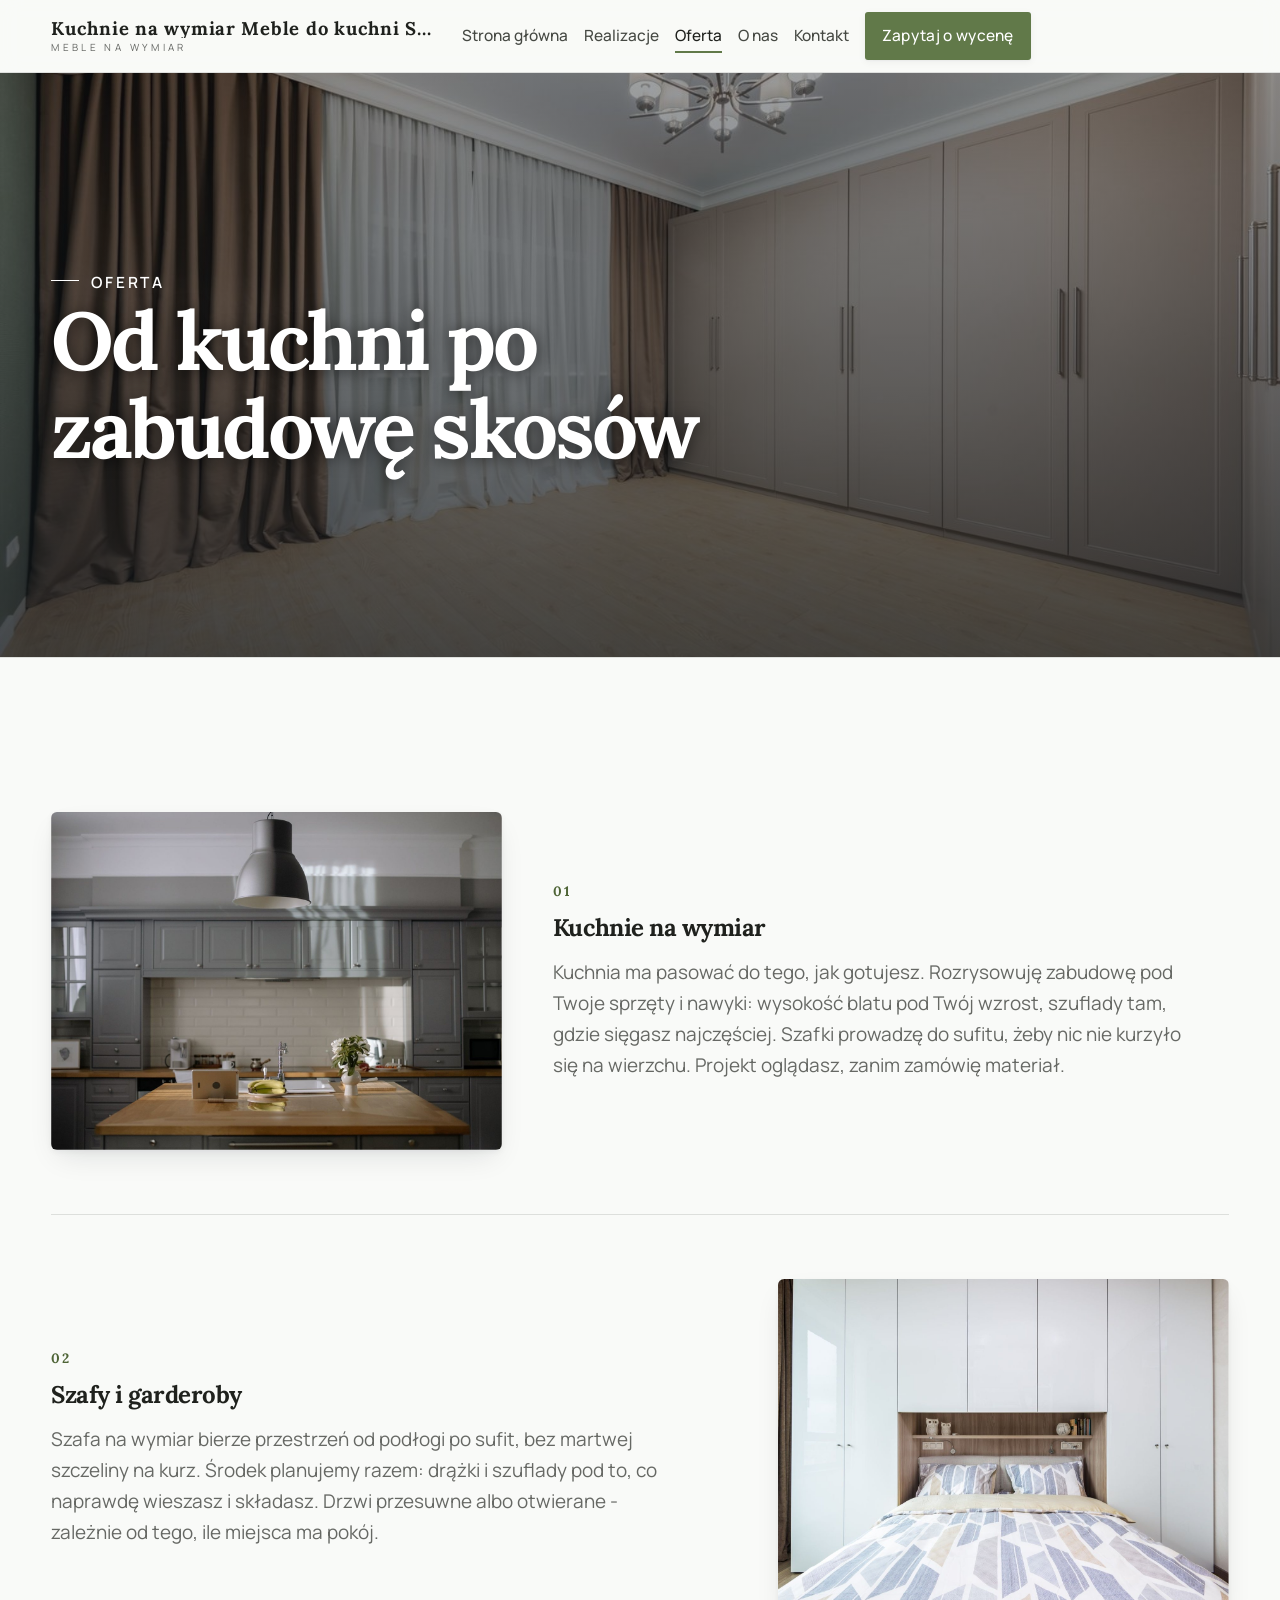
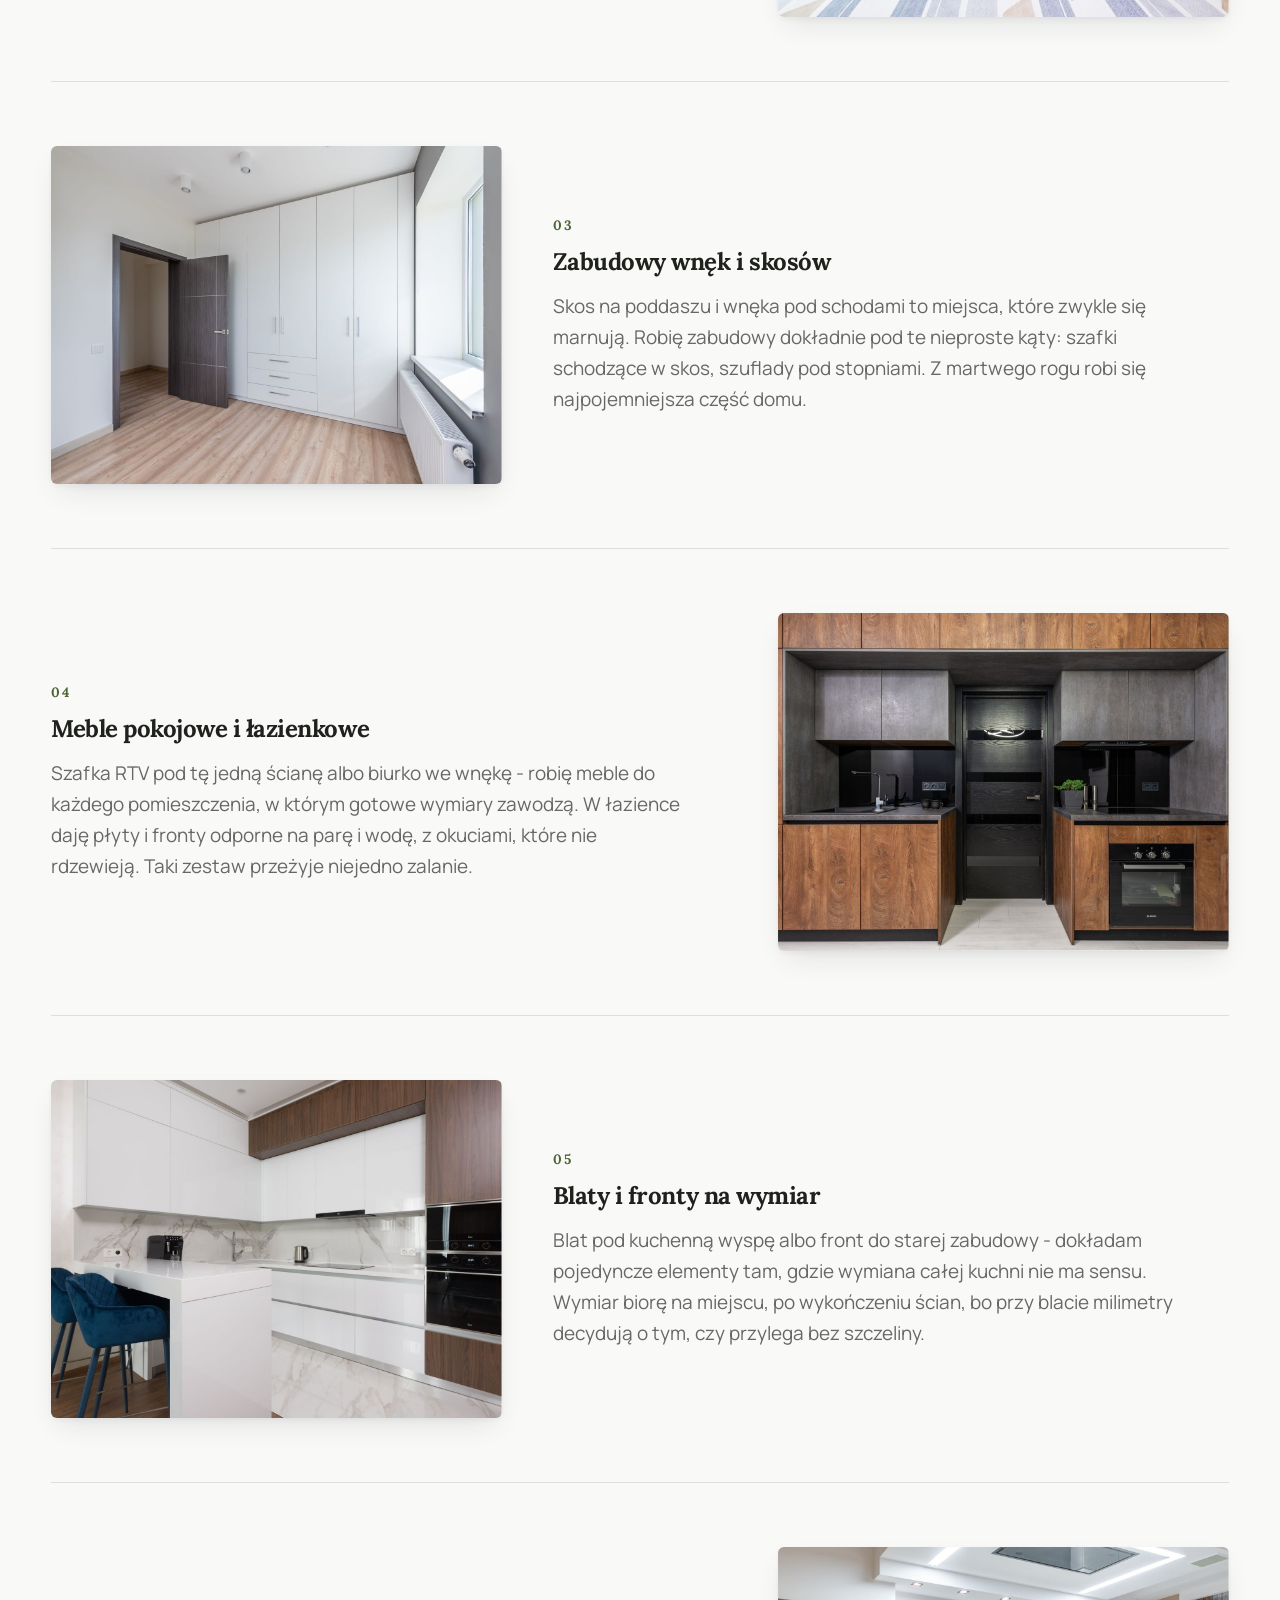
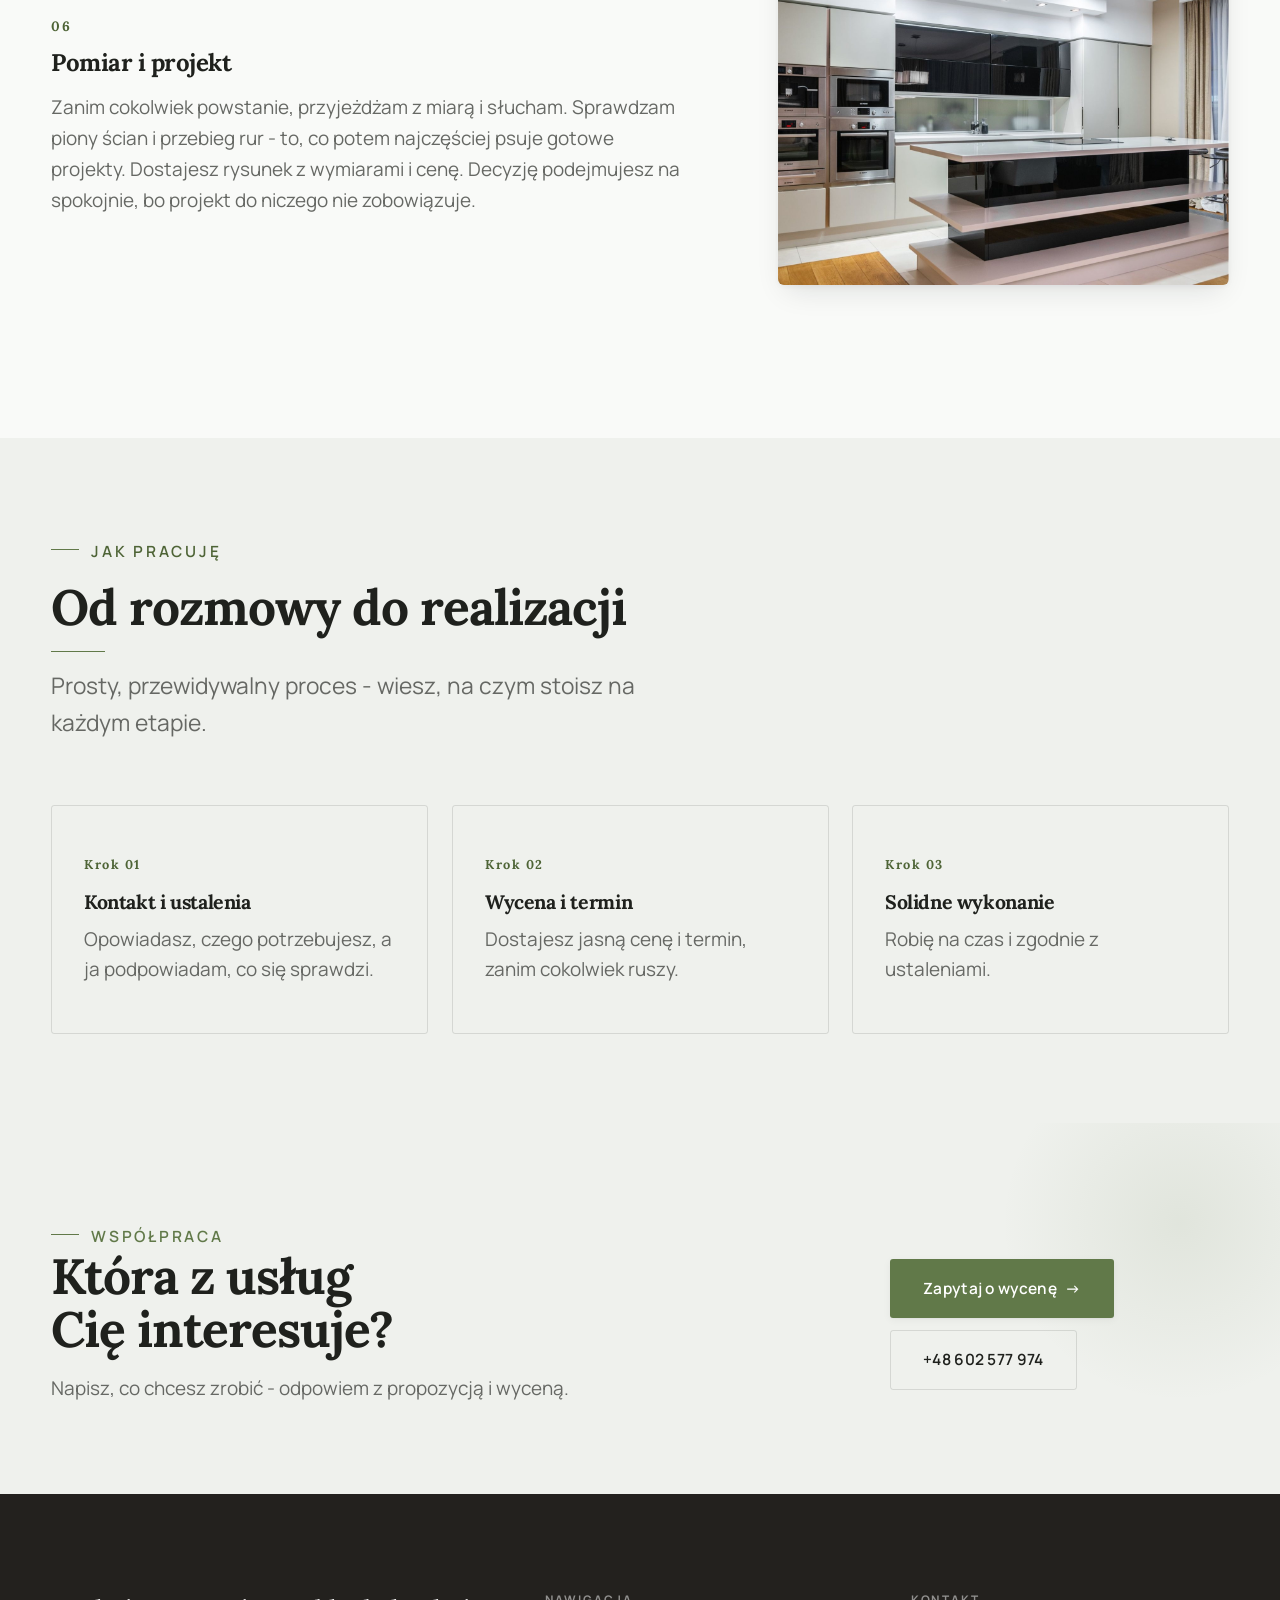
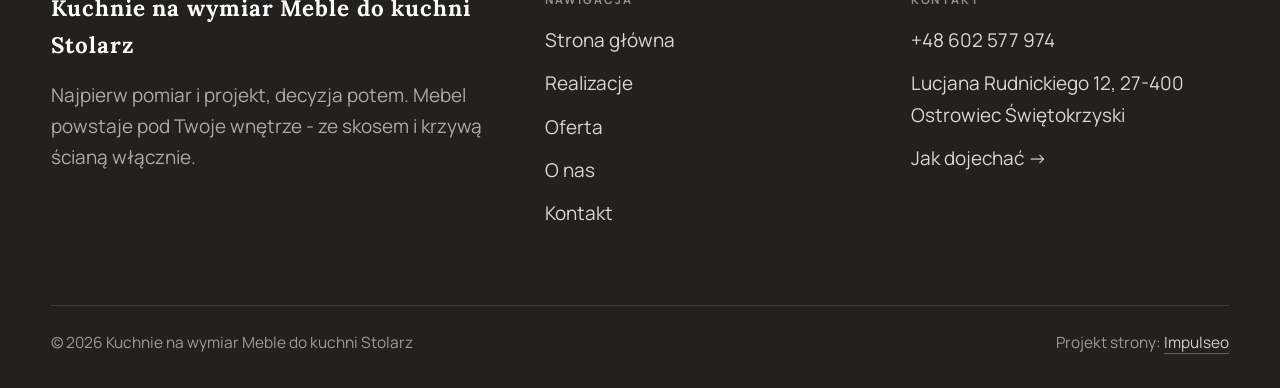
<file: oferta.html>
<!DOCTYPE html>
<html lang="pl">
<head>
<meta charset="UTF-8">
<meta name="viewport" content="width=device-width, initial-scale=1.0">
<title>Oferta - Kuchnie na wymiar Meble do kuchni Stolarz</title>
<meta name="description" content="Meble na wymiar w Ostrowcu Świętokrzyskim: kuchnie, szafy i zabudowy pod Twoje wnętrze. Bezpłatny pomiar i projekt, jedna cena, montaż z gwarancją. Zadzwoń: +48 602 577 974.">
<link rel="canonical" href="https://kris20032.github.io/kuchnie-na-wymiar-meble-do-kuchni-stolarz/oferta.html">
<meta name="robots" content="noindex, nofollow">
<meta property="og:type" content="website">
<meta property="og:locale" content="pl_PL">
<meta property="og:site_name" content="Kuchnie na wymiar Meble do kuchni Stolarz">
<meta property="og:title" content="Oferta - Kuchnie na wymiar Meble do kuchni Stolarz">
<meta property="og:description" content="Meble na wymiar w Ostrowcu Świętokrzyskim: kuchnie, szafy i zabudowy pod Twoje wnętrze. Bezpłatny pomiar i projekt, jedna cena, montaż z gwarancją. Zadzwoń: +48 602 577 974.">
<meta property="og:url" content="https://kris20032.github.io/kuchnie-na-wymiar-meble-do-kuchni-stolarz/oferta.html">
<meta property="og:image" content="https://kris20032.github.io/kuchnie-na-wymiar-meble-do-kuchni-stolarz/img/og.jpg">
<meta property="og:image:width" content="1200">
<meta property="og:image:height" content="630">
<meta name="twitter:card" content="summary_large_image">
<link rel="preconnect" href="https://fonts.googleapis.com">
<link rel="preconnect" href="https://fonts.gstatic.com" crossorigin>
<link href="https://fonts.googleapis.com/css2?family=Lora:wght@500;600;700&family=Manrope:wght@400;500;600&display=swap" rel="stylesheet">
<link rel="stylesheet" href="assets/styles.css?v=ff2e3371">
</head>
<body>

<header class="nav">
  <div class="wrap nav-inner">
    <a class="brand" href="index.html"><span class="name">Kuchnie na wymiar Meble do kuchni Stolarz</span><span class="sub">Meble na wymiar</span></a>
    <nav class="nav-links">
      <a href="index.html">Strona główna</a>
      <a href="realizacje.html">Realizacje</a>
      <a href="oferta.html" class="active" aria-current="page">Oferta</a>
      <a href="o-nas.html">O nas</a>
      <a href="kontakt.html">Kontakt</a>
      <a href="kontakt.html" class="btn btn-accent">Zapytaj o wycenę</a>
    </nav>
    <button class="nav-toggle" aria-label="Menu"><span></span><span></span><span></span></button>
  </div>
</header>

<main>
<section class="pagehead">
  <img src="img/g3.jpg" alt="Kuchnie na wymiar Meble do kuchni Stolarz - Od kuchni po zabudowę skosów" width="1600" height="1068" decoding="async">
  <div class="wrap">
    <span class="eyebrow">Oferta</span>
    <h1>Od kuchni po zabudowę skosów</h1>
  </div>
</section>
<section>
  <div class="wrap">
    <div class="svc-row reveal">
      <div class="svc-row-art"><img src="img/g14.jpg" alt="Kuchnie na wymiar" loading="lazy" width="1600" height="1068" decoding="async"></div>
      <div>
        <span class="num">01</span>
        <h3>Kuchnie na wymiar</h3>
        <p class="muted">Kuchnia ma pasować do tego, jak gotujesz. Rozrysowuję zabudowę pod Twoje sprzęty i nawyki: wysokość blatu pod Twój wzrost, szuflady tam, gdzie sięgasz najczęściej. Szafki prowadzę do sufitu, żeby nic nie kurzyło się na wierzchu. Projekt oglądasz, zanim zamówię materiał.</p>
      </div>
    </div>
    <div class="svc-row rev reveal">
      <div class="svc-row-art"><img src="img/g12.jpg" alt="Szafy i garderoby" loading="lazy" width="1600" height="1068" decoding="async"></div>
      <div>
        <span class="num">02</span>
        <h3>Szafy i garderoby</h3>
        <p class="muted">Szafa na wymiar bierze przestrzeń od podłogi po sufit, bez martwej szczeliny na kurz. Środek planujemy razem: drążki i szuflady pod to, co naprawdę wieszasz i składasz. Drzwi przesuwne albo otwierane - zależnie od tego, ile miejsca ma pokój.</p>
      </div>
    </div>
    <div class="svc-row reveal">
      <div class="svc-row-art"><img src="img/g8.jpg" alt="Zabudowy wnęk i skosów" loading="lazy" width="1600" height="1066" decoding="async"></div>
      <div>
        <span class="num">03</span>
        <h3>Zabudowy wnęk i skosów</h3>
        <p class="muted">Skos na poddaszu i wnęka pod schodami to miejsca, które zwykle się marnują. Robię zabudowy dokładnie pod te nieproste kąty: szafki schodzące w skos, szuflady pod stopniami. Z martwego rogu robi się najpojemniejsza część domu.</p>
      </div>
    </div>
    <div class="svc-row rev reveal">
      <div class="svc-row-art"><img src="img/about.jpg" alt="Meble pokojowe i łazienkowe" loading="lazy" width="1600" height="1068" decoding="async"></div>
      <div>
        <span class="num">04</span>
        <h3>Meble pokojowe i łazienkowe</h3>
        <p class="muted">Szafka RTV pod tę jedną ścianę albo biurko we wnękę - robię meble do każdego pomieszczenia, w którym gotowe wymiary zawodzą. W łazience daję płyty i fronty odporne na parę i wodę, z okuciami, które nie rdzewieją. Taki zestaw przeżyje niejedno zalanie.</p>
      </div>
    </div>
    <div class="svc-row reveal">
      <div class="svc-row-art"><img src="img/g1.jpg" alt="Blaty i fronty na wymiar" loading="lazy" width="1600" height="1060" decoding="async"></div>
      <div>
        <span class="num">05</span>
        <h3>Blaty i fronty na wymiar</h3>
        <p class="muted">Blat pod kuchenną wyspę albo front do starej zabudowy - dokładam pojedyncze elementy tam, gdzie wymiana całej kuchni nie ma sensu. Wymiar biorę na miejscu, po wykończeniu ścian, bo przy blacie milimetry decydują o tym, czy przylega bez szczeliny.</p>
      </div>
    </div>
    <div class="svc-row rev reveal">
      <div class="svc-row-art"><img src="img/g2.jpg" alt="Pomiar i projekt" loading="lazy" width="1600" height="1068" decoding="async"></div>
      <div>
        <span class="num">06</span>
        <h3>Pomiar i projekt</h3>
        <p class="muted">Zanim cokolwiek powstanie, przyjeżdżam z miarą i słucham. Sprawdzam piony ścian i przebieg rur - to, co potem najczęściej psuje gotowe projekty. Dostajesz rysunek z wymiarami i cenę. Decyzję podejmujesz na spokojnie, bo projekt do niczego nie zobowiązuje.</p>
      </div>
    </div>
  </div>
</section>
<section class="trust">
  <div class="wrap">
    <div class="head reveal">
      <span class="eyebrow">Jak pracuję</span>
      <h2>Od rozmowy do realizacji</h2>
      <p>Prosty, przewidywalny proces - wiesz, na czym stoisz na każdym etapie.</p>
    </div>
    <div class="svc-grid">
      <div class="svc reveal"><div class="ic">Krok 01</div><h3>Kontakt i ustalenia</h3><p>Opowiadasz, czego potrzebujesz, a ja podpowiadam, co się sprawdzi.</p></div>
      <div class="svc reveal"><div class="ic">Krok 02</div><h3>Wycena i termin</h3><p>Dostajesz jasną cenę i termin, zanim cokolwiek ruszy.</p></div>
      <div class="svc reveal"><div class="ic">Krok 03</div><h3>Solidne wykonanie</h3><p>Robię na czas i zgodnie z ustaleniami.</p></div>
    </div>
  </div>
</section>
<section class="cta">
  <div class="wrap">
    <div class="reveal">
      <span class="eyebrow">Współpraca</span>
      <h2>Która z usług Cię interesuje?</h2>
      <p>Napisz, co chcesz zrobić - odpowiem z propozycją i wyceną.</p>
    </div>
    <div class="cta-actions reveal">
      <a href="kontakt.html" class="btn btn-light">Zapytaj o wycenę <span class="arr">→</span></a>
      <a href="tel:+48602577974" class="btn btn-ghost btn-ghost-cta">+48 602 577 974</a>
    </div>
  </div>
</section>
</main>

<footer>
  <div class="wrap">
    <div class="foot-grid">
      <div class="foot-brand">
        <div class="name">Kuchnie na wymiar Meble do kuchni Stolarz</div>
        <p>Najpierw pomiar i projekt, decyzja potem. Mebel powstaje pod Twoje wnętrze - ze skosem i krzywą ścianą włącznie.</p>
      </div>
      <div class="foot-col">
        <h4>Nawigacja</h4>
        <a href="index.html">Strona główna</a>
        <a href="realizacje.html">Realizacje</a>
        <a href="oferta.html">Oferta</a>
        <a href="o-nas.html">O nas</a>
        <a href="kontakt.html">Kontakt</a>
      </div>
      <div class="foot-col">
        <h4>Kontakt</h4>
        <a href="tel:+48602577974">+48 602 577 974</a>
        <p>Lucjana Rudnickiego 12, 27-400 Ostrowiec Świętokrzyski</p>
        <a href="https://maps.google.com/?cid=12117457911242713791" target="_blank" rel="noopener">Jak dojechać →</a>
      </div>
    </div>
    <div class="foot-bot">
      <span>© 2026 Kuchnie na wymiar Meble do kuchni Stolarz</span>
      <span>Projekt strony: <a class="foot-credit" href="https://impulseo.pl" target="_blank" rel="noopener">Impulseo</a></span>
    </div>
  </div>
</footer>
<div class="sticky-reserve"><a class="sr-book" href="kontakt.html">Zapytaj o wycenę</a><a class="sr-call" href="tel:+48602577974" aria-label="Zadzwoń"><svg class="ico-tel" width="16" height="16" viewBox="0 0 24 24" fill="none" aria-hidden="true"><path d="M6.6 10.8a15.5 15.5 0 0 0 6.6 6.6l2.2-2.2a1 1 0 0 1 1-.24 11.4 11.4 0 0 0 3.6.58 1 1 0 0 1 1 1V20a1 1 0 0 1-1 1A17 17 0 0 1 3 4a1 1 0 0 1 1-1h3.5a1 1 0 0 1 1 1c0 1.25.2 2.46.58 3.6a1 1 0 0 1-.25 1l-2.23 2.2Z" fill="currentColor"/></svg></a></div>
<div class="demo-wazne" data-do="2026-08-17" data-cykl="3" hidden><svg class="dw-ico" width="13" height="13" viewBox="0 0 24 24" fill="none" aria-hidden="true"><circle cx="12" cy="12" r="8.6" stroke="currentColor" stroke-width="1.8"/><path d="M12 7.2V12l3.3 2" stroke="currentColor" stroke-width="1.8" stroke-linecap="round"/></svg><span class="dw-txt"></span></div>

<script src="assets/main.js"></script>
</body>
</html>
</file>
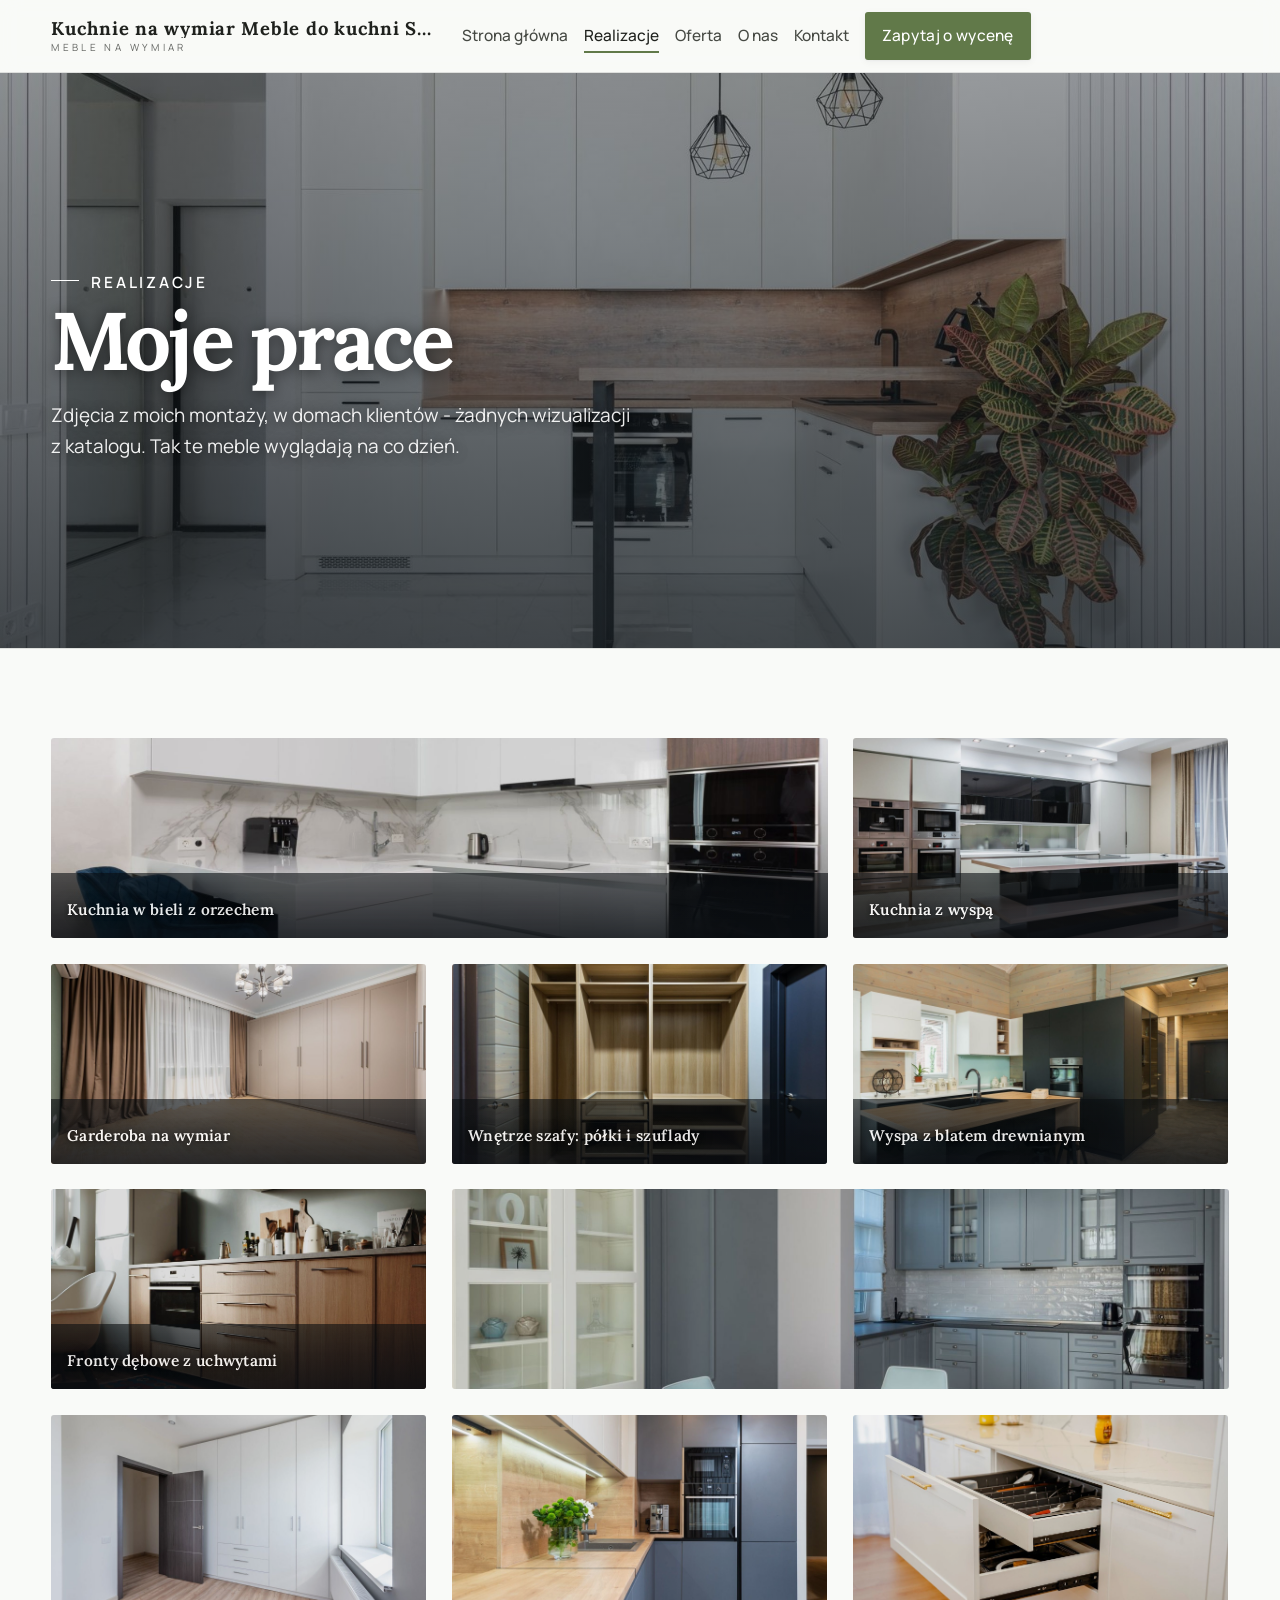
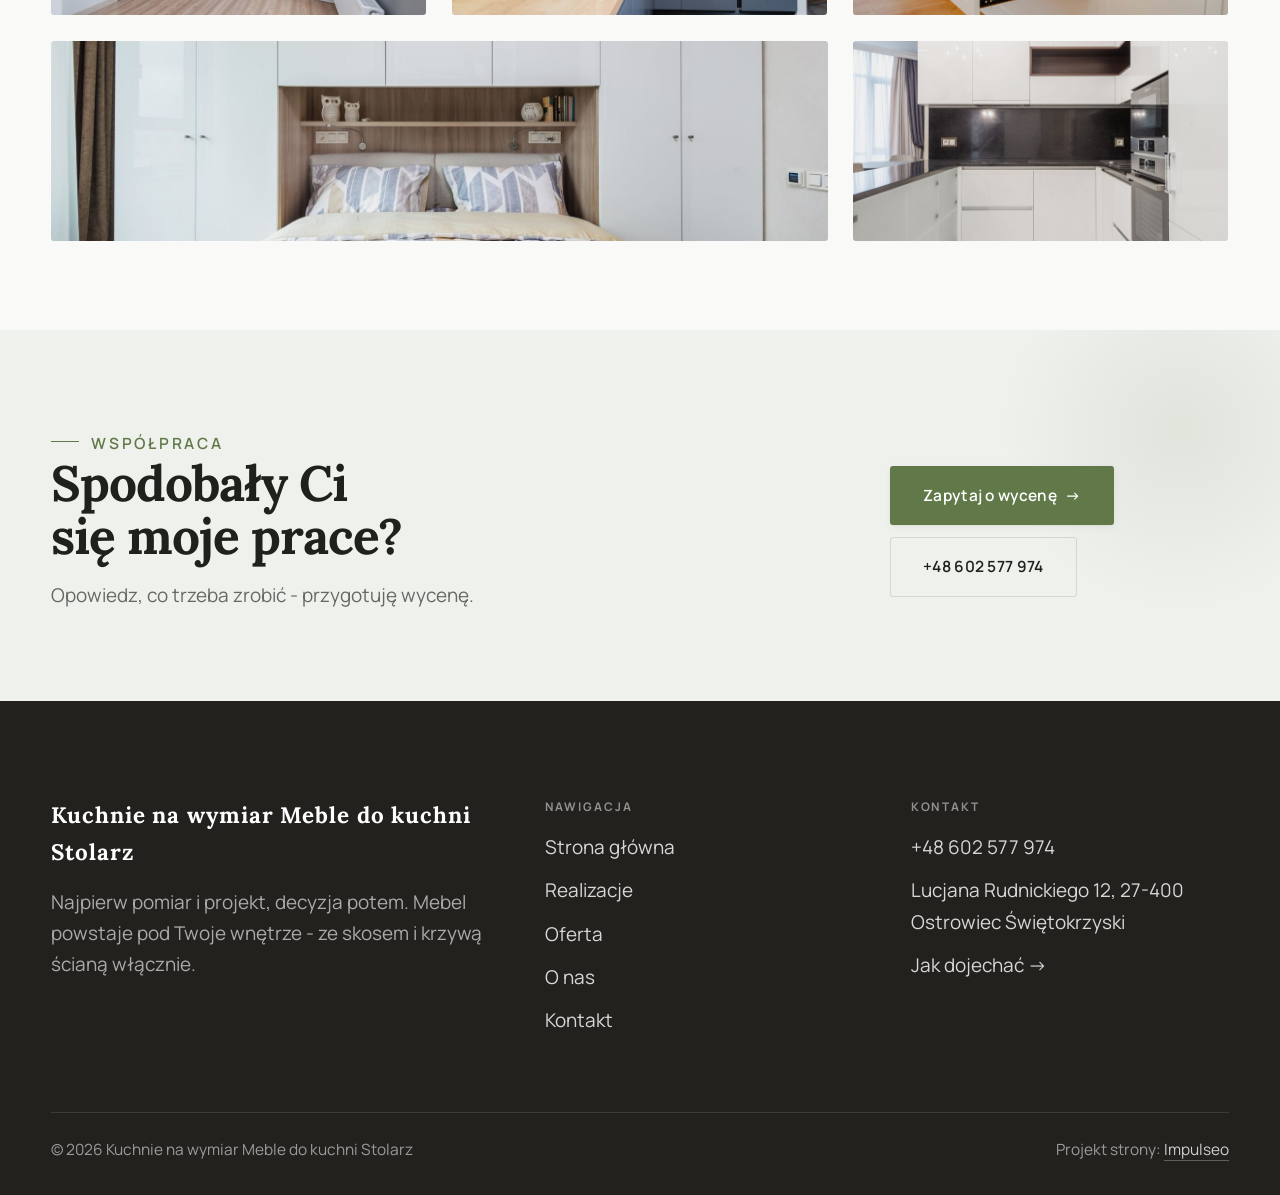
<file: realizacje.html>
<!DOCTYPE html>
<html lang="pl">
<head>
<meta charset="UTF-8">
<meta name="viewport" content="width=device-width, initial-scale=1.0">
<title>Realizacje - Kuchnie na wymiar Meble do kuchni Stolarz</title>
<meta name="description" content="Realizacje Kuchnie na wymiar Meble do kuchni Stolarz: kuchnie na wymiar, szafy wnękowe, garderoby, zabudowy pod skos">
<link rel="canonical" href="https://kris20032.github.io/kuchnie-na-wymiar-meble-do-kuchni-stolarz/realizacje.html">
<meta name="robots" content="noindex, nofollow">
<meta property="og:type" content="website">
<meta property="og:locale" content="pl_PL">
<meta property="og:site_name" content="Kuchnie na wymiar Meble do kuchni Stolarz">
<meta property="og:title" content="Realizacje - Kuchnie na wymiar Meble do kuchni Stolarz">
<meta property="og:description" content="Realizacje Kuchnie na wymiar Meble do kuchni Stolarz: kuchnie na wymiar, szafy wnękowe, garderoby, zabudowy pod skos">
<meta property="og:url" content="https://kris20032.github.io/kuchnie-na-wymiar-meble-do-kuchni-stolarz/realizacje.html">
<meta property="og:image" content="https://kris20032.github.io/kuchnie-na-wymiar-meble-do-kuchni-stolarz/img/og.jpg">
<meta property="og:image:width" content="1200">
<meta property="og:image:height" content="630">
<meta name="twitter:card" content="summary_large_image">
<link rel="preconnect" href="https://fonts.googleapis.com">
<link rel="preconnect" href="https://fonts.gstatic.com" crossorigin>
<link href="https://fonts.googleapis.com/css2?family=Lora:wght@500;600;700&family=Manrope:wght@400;500;600&display=swap" rel="stylesheet">
<link rel="stylesheet" href="assets/styles.css?v=ff2e3371">
</head>
<body>

<header class="nav">
  <div class="wrap nav-inner">
    <a class="brand" href="index.html"><span class="name">Kuchnie na wymiar Meble do kuchni Stolarz</span><span class="sub">Meble na wymiar</span></a>
    <nav class="nav-links">
      <a href="index.html">Strona główna</a>
      <a href="realizacje.html" class="active" aria-current="page">Realizacje</a>
      <a href="oferta.html">Oferta</a>
      <a href="o-nas.html">O nas</a>
      <a href="kontakt.html">Kontakt</a>
      <a href="kontakt.html" class="btn btn-accent">Zapytaj o wycenę</a>
    </nav>
    <button class="nav-toggle" aria-label="Menu"><span></span><span></span><span></span></button>
  </div>
</header>

<main>
<section class="pagehead">
  <img src="img/g11.jpg" alt="Kuchnie na wymiar Meble do kuchni Stolarz - Moje prace" width="1600" height="1068" decoding="async">
  <div class="wrap">
    <span class="eyebrow">Realizacje</span>
    <h1>Moje prace</h1>
    <p>Zdjęcia z moich montaży, w domach klientów - żadnych wizualizacji z katalogu. Tak te meble wyglądają na co dzień.</p>
  </div>
</section>
<section>
  <div class="wrap">
    <div class="gallery">
      <div class="tile t-two3 reveal"><img src="img/g1.jpg" alt="Kuchnia w bieli z orzechem" loading="lazy" width="1600" height="1060" decoding="async"><div class="cap">Kuchnia w bieli z orzechem</div></div>
      <div class="tile t-third reveal"><img src="img/g2.jpg" alt="Kuchnia z wyspą" loading="lazy" width="1600" height="1068" decoding="async"><div class="cap">Kuchnia z wyspą</div></div>
      <div class="tile t-third reveal"><img src="img/g3.jpg" alt="Garderoba na wymiar" loading="lazy" width="1600" height="1068" decoding="async"><div class="cap">Garderoba na wymiar</div></div>
      <div class="tile t-third reveal"><img src="img/g4.jpg" alt="Wnętrze szafy: półki i szuflady" loading="lazy" width="1600" height="1068" decoding="async"><div class="cap">Wnętrze szafy: półki i szuflady</div></div>
      <div class="tile t-third reveal"><img src="img/g5.jpg" alt="Wyspa z blatem drewnianym" loading="lazy" width="1600" height="1057" decoding="async"><div class="cap">Wyspa z blatem drewnianym</div></div>
      <div class="tile t-third reveal"><img src="img/g6.jpg" alt="Fronty dębowe z uchwytami" loading="lazy" width="1600" height="1066" decoding="async"><div class="cap">Fronty dębowe z uchwytami</div></div>
      <div class="tile t-two3 reveal"><img src="img/g7.jpg" alt="Kuchnie na wymiar Meble do kuchni Stolarz" loading="lazy" width="1600" height="1068" decoding="async"></div>
      <div class="tile t-third reveal"><img src="img/g8.jpg" alt="Kuchnie na wymiar Meble do kuchni Stolarz" loading="lazy" width="1600" height="1068" decoding="async"></div>
      <div class="tile t-third reveal"><img src="img/g9.jpg" alt="Kuchnie na wymiar Meble do kuchni Stolarz" loading="lazy" width="1600" height="1187" decoding="async"></div>
      <div class="tile t-third reveal"><img src="img/g10.jpg" alt="Kuchnie na wymiar Meble do kuchni Stolarz" loading="lazy" width="1600" height="1066" decoding="async"></div>
      <div class="tile t-two3 reveal"><img src="img/g12.jpg" alt="Kuchnie na wymiar Meble do kuchni Stolarz" loading="lazy" width="1600" height="1068" decoding="async"></div>
      <div class="tile t-third reveal"><img src="img/g13.jpg" alt="Kuchnie na wymiar Meble do kuchni Stolarz" loading="lazy" width="1600" height="1068" decoding="async"></div>
    </div>
  </div>
</section>
<section class="cta">
  <div class="wrap">
    <div class="reveal">
      <span class="eyebrow">Współpraca</span>
      <h2>Spodobały Ci się moje prace?</h2>
      <p>Opowiedz, co trzeba zrobić - przygotuję wycenę.</p>
    </div>
    <div class="cta-actions reveal">
      <a href="kontakt.html" class="btn btn-light">Zapytaj o wycenę <span class="arr">→</span></a>
      <a href="tel:+48602577974" class="btn btn-ghost btn-ghost-cta">+48 602 577 974</a>
    </div>
  </div>
</section>
</main>

<footer>
  <div class="wrap">
    <div class="foot-grid">
      <div class="foot-brand">
        <div class="name">Kuchnie na wymiar Meble do kuchni Stolarz</div>
        <p>Najpierw pomiar i projekt, decyzja potem. Mebel powstaje pod Twoje wnętrze - ze skosem i krzywą ścianą włącznie.</p>
      </div>
      <div class="foot-col">
        <h4>Nawigacja</h4>
        <a href="index.html">Strona główna</a>
        <a href="realizacje.html">Realizacje</a>
        <a href="oferta.html">Oferta</a>
        <a href="o-nas.html">O nas</a>
        <a href="kontakt.html">Kontakt</a>
      </div>
      <div class="foot-col">
        <h4>Kontakt</h4>
        <a href="tel:+48602577974">+48 602 577 974</a>
        <p>Lucjana Rudnickiego 12, 27-400 Ostrowiec Świętokrzyski</p>
        <a href="https://maps.google.com/?cid=12117457911242713791" target="_blank" rel="noopener">Jak dojechać →</a>
      </div>
    </div>
    <div class="foot-bot">
      <span>© 2026 Kuchnie na wymiar Meble do kuchni Stolarz</span>
      <span>Projekt strony: <a class="foot-credit" href="https://impulseo.pl" target="_blank" rel="noopener">Impulseo</a></span>
    </div>
  </div>
</footer>
<div class="sticky-reserve"><a class="sr-book" href="kontakt.html">Zapytaj o wycenę</a><a class="sr-call" href="tel:+48602577974" aria-label="Zadzwoń"><svg class="ico-tel" width="16" height="16" viewBox="0 0 24 24" fill="none" aria-hidden="true"><path d="M6.6 10.8a15.5 15.5 0 0 0 6.6 6.6l2.2-2.2a1 1 0 0 1 1-.24 11.4 11.4 0 0 0 3.6.58 1 1 0 0 1 1 1V20a1 1 0 0 1-1 1A17 17 0 0 1 3 4a1 1 0 0 1 1-1h3.5a1 1 0 0 1 1 1c0 1.25.2 2.46.58 3.6a1 1 0 0 1-.25 1l-2.23 2.2Z" fill="currentColor"/></svg></a></div>
<div class="demo-wazne" data-do="2026-08-17" data-cykl="3" hidden><svg class="dw-ico" width="13" height="13" viewBox="0 0 24 24" fill="none" aria-hidden="true"><circle cx="12" cy="12" r="8.6" stroke="currentColor" stroke-width="1.8"/><path d="M12 7.2V12l3.3 2" stroke="currentColor" stroke-width="1.8" stroke-linecap="round"/></svg><span class="dw-txt"></span></div>

<script src="assets/main.js"></script>
</body>
</html>
</file>
<file: assets/styles.css>
/* ============================================================
   STOLBASZ — premium, architektoniczny B2B fit-out
   Jasna paleta, zero brązu. System wg premium-web-craft.
   Projekt strony: Impulseo (impulseo.pl)
   ============================================================ */

:root{
  /* PALETA — jasna, architektoniczna, chłodna */
  --paper:#F3F1EC;          /* główne tło */
  --paper-2:#E6E3DB;        /* sekcje alternatywne (chłodny jasny szary) */
  --paper-3:#E6E3DB;        /* delikatne wypełnienia */
  --ink:#23211E;            /* tekst główny — chłodny grafit */
  --ink-soft:#43403A;       /* nagłówki drugorzędne */
  --muted:#87837A;          /* tekst poboczny */
  --line:rgba(35,33,30,.12);/* hairline */
  --accent:#8A6B3C;         /* stonowany petrol-slate — jedyny akcent */
  --accent-d:#6E5430;
  --accent-soft:rgba(138,107,60,.10);
  --dark:#23211E;           /* sekcje ciemne (stopka/CTA) */

  /* HOVER ZDJĘĆ — JEDEN standard dla całego silnika (decyzja K. 04.08.2026, artefakt z wariantami).
     AKTUALNE (K.+Szymon 09.08.2026, wybór z artefaktu 6 wariantów): zoom 1.05 przy 1.4s -
     przy tak długim czasie mocniejszy kadr NIE skacze, tylko „oddycha". Poprzedni standard
     (1.02 / .55s z 04.08) odbierany jako dynamiczny i szybki.
     Spoczynek lekko przygaszony, ale TYLKO tam, gdzie jest mysz (@media hover:hover) —
     na telefonie zdjęcia zostają w pełnej jasności. */
  --img-zoom:1.05;                   /* K.+Szymon 09.08: wariant F z artefaktu porównawczego */
  --img-rest:brightness(.95) saturate(.99);
  --img-hot:brightness(1.06) saturate(1.05);
  --img-dur:1.4s;                    /* K.+Szymon 09.08 (wariant F): powoli = elegancko */
  --img-ease:cubic-bezier(.16,.84,.44,1);  /* miękki ogon, efekt „oddychania" */

  /* ODSTĘPY — skala 4/8 */
  --space-1:4px; --space-2:8px; --space-3:12px; --space-4:16px; --space-5:24px;
  --space-6:32px; --space-7:48px; --space-8:64px; --space-9:96px; --space-10:128px;

  /* TYPOGRAFIA — fluid clamp() (skala podbita 16.07.2026: większe, czytelniejsze litery — uwaga Adama) */
  --text-sm:clamp(.9rem,.87rem + .12vw,1rem);
  --text-base:clamp(1.08rem,1.04rem + .18vw,1.2rem);
  --text-lg:clamp(1.24rem,1.15rem + .34vw,1.44rem);
  --text-h3:clamp(1.34rem,1.22rem + .55vw,1.66rem);
  --text-h2:clamp(2.1rem,1.66rem + 2.1vw,3.1rem);
  --text-h1:clamp(2.9rem,2.1rem + 4vw,5.1rem);

  /* PROMIENIE — architektoniczne, raczej ostre */
  --r-sm:3px; --r-md:6px; --r-lg:10px;

  /* RUCH */
  --ease:cubic-bezier(.25,.46,.45,.94); --dur:.24s;

  /* CIENIE — miękkie, warstwowe */
  --sh-sm:0 1px 2px rgba(16,24,32,.04), 0 2px 8px rgba(16,24,32,.05);
  --sh-md:0 2px 6px rgba(16,24,32,.05), 0 12px 28px -8px rgba(16,24,32,.12);
  --sh-lg:0 6px 14px rgba(16,24,32,.07), 0 26px 56px -18px rgba(16,24,32,.22);

  --hairline:1px solid var(--line);

  --font-display:'Lora',serif;
  --font-body:'Manrope',sans-serif;
}

*{box-sizing:border-box;margin:0;padding:0}
html{scroll-behavior:smooth}
body{
  font-family:var(--font-body);
  font-size:var(--text-base);
  line-height:1.65;
  color:var(--ink);
  background:var(--paper);
  -webkit-font-smoothing:antialiased;
  text-rendering:optimizeLegibility;
}
img{max-width:100%;height:auto;display:block}  /* height:auto = width/height z atrybutów trzyma proporcje (TOP#12) */
a{color:inherit;text-decoration:none}

.wrap{width:min(92%,1180px);margin-inline:auto}
section{padding-block:clamp(52px,6.5vw,96px)}

h1,h2,h3{font-family:var(--font-display);font-weight:700;line-height:1.08;letter-spacing:-.02em;color:var(--ink)}
h1{font-size:var(--text-h1);letter-spacing:-.035em}
h2{font-size:var(--text-h2);letter-spacing:-.025em}
h3{font-size:var(--text-h3)}
/* MIARA — długość wiersza. WCAG 2.2 SC 1.4.8: max 80 znaków; Butterick: 45–90.
   68ch daje realnie 72–78 znaków polskiego tekstu, czyli z zapasem pod granicą.
   Wcześniej limit miał TYLKO <p> — <li>, <blockquote> i <dd> nie miały żadnego,
   i to jedyny powód, dla którego 23 bloki na dwóch oddanych stronach jadą po
   83–106 znaków w wierszu (pomiar 07.08.2026, bramka `miara`).
   ⚠️ Listy i definicje ograniczamy TYLKO bez klasy: `ul`/`ol` z klasą to u nas
   układ (siatki kafli, menu), a nie tekst ciągły — tam miarę wyznacza układ. */
/* 60ch, nie 68ch (K. 10.08): po zmianie fontów na węższe kroje (DM Sans i spółka)
   w 68ch mieściło się ~90 znaków - bramka pikselowa słusznie zgłaszała przekroczenie
   granicy 80. Pomiar na żywej przeglądarce: 60ch = 90 znaków, 53ch = ~78 znaków, czyli normę WCAG 1.4.8. */
:root{ --miara:53ch }
p{max-width:min(100%,var(--miara))}
blockquote,
ul:not([class])>li, ol:not([class])>li,
dl:not([class])>dd{max-width:min(100%,var(--miara))}

/* ⚠️ Świadomie BEZ wyjątku `.tile p,.card p,.svc p{max-width:none}`, choć nasuwa się sam:
   te akapity BYŁY już ograniczone (stare `p{max-width:65ch}`), więc „wyjątek" nie odblokowałby
   niczego nowego — tylko ROZLUŹNIŁ stan sprzed zmiany na wszystkich demach naraz.
   `figcaption` żadna z reguł wyżej nie dotyczy, więc też nie potrzebuje zwolnienia. */

/* ŁAMANIE. `balance` wyrównuje długości wierszy w nagłówku, `pretty` pilnuje ostatniego
   wiersza akapitu, żeby nie został w nim jeden wyraz. Obsługiwane od Chrome 117 /
   Safari 17.5; starsze przeglądarki po prostu ignorują tę własność.
   `text-wrap:pretty` nie występowało dotąd ANI RAZ w silniku ani w repo klientów. */
h1,h2,h3,.lead,.lede{text-wrap:balance}
p,li,blockquote,dd{text-wrap:pretty}

.eyebrow{
  font-family:var(--font-body);
  font-size:var(--text-sm);
  font-weight:600;
  letter-spacing:.18em;
  text-transform:uppercase;
  color:var(--accent);
  display:inline-flex;align-items:center;gap:var(--space-3);
}
/* flex:none + margin-top = kreska trzyma się PIERWSZEJ linii. Wcześniej align-items:center
   centrowało ją względem całego bloku i przy zawinięciu (długi kicker typu
   „…WNĘTRZ · LESZNO · OD 2019") druga linia lądowała z brzydkim wcięciem. */
.eyebrow{align-items:flex-start}
.eyebrow>*,.eyebrow{text-wrap:balance}   /* dlugi kicker lamal sie na sierote typu samo „2019" w drugiej linii */
.eyebrow::before{content:"";width:28px;height:1px;background:var(--accent);display:inline-block;flex:none;margin-top:.62em}

.muted{color:var(--muted)}
.lead{font-size:var(--text-lg);line-height:1.55;color:var(--ink-soft);max-width:50ch}

/* ---------- BUTTONS ---------- */
.btn{
  display:inline-flex;align-items:center;gap:var(--space-2);
  font-weight:600;font-size:var(--text-sm);letter-spacing:.02em;
  padding:var(--space-4) var(--space-6);
  border-radius:var(--r-sm);
  transition:transform var(--dur) var(--ease),box-shadow var(--dur) var(--ease),background var(--dur) var(--ease);
  cursor:pointer;border:1px solid transparent;
}
.btn-accent{background:var(--accent);color:#fff;box-shadow:var(--sh-sm)}
.btn-accent:hover{background:var(--accent-d);transform:translateY(-2px);box-shadow:var(--sh-md)}
.btn-accent:active{transform:translateY(0);box-shadow:var(--sh-sm)}
.btn-ghost{background:transparent;color:var(--ink);border-color:var(--line)}
.btn-ghost:hover{border-color:var(--accent);color:var(--accent);transform:translateY(-2px)}
.btn-light{background:#fff;color:var(--ink);box-shadow:var(--sh-sm)}
.btn-light:hover{transform:translateY(-2px);box-shadow:var(--sh-md)}
.btn .arr{transition:transform var(--dur) var(--ease)}
.btn:hover .arr{transform:translateX(4px)}

/* ---------- NAV ---------- */
.nav{
  position:sticky;top:0;z-index:50;
  background:color-mix(in srgb,var(--paper) 88%,transparent);
  backdrop-filter:saturate(140%) blur(10px);
  border-bottom:var(--hairline);
}
.nav-inner{display:flex;align-items:center;justify-content:space-between;gap:var(--space-5);height:72px}
/* ANTY-NACHODZENIE (K. 05.08.2026): długa nazwa firmy + przycisk z pełnym numerem nie mieściły się w pasku
   i flex ściskał linki PONIŻEJ ich treści - "Kontakt" wchodził na ramkę "Zadzwoń +48 ...". Teraz ustępuje
   nazwa marki (skrót wielokropkiem), a menu i przycisk nigdy się nie kurczą ani nie zachodzą na siebie. */
.brand{display:flex;flex-direction:column;line-height:1;min-width:0;flex:0 1 auto}
.brand .name{font-family:var(--font-display);font-weight:800;font-size:1.35rem;letter-spacing:.04em;white-space:nowrap;overflow:hidden;text-overflow:ellipsis}
.brand .sub{font-size:.62rem;letter-spacing:.34em;text-transform:uppercase;color:var(--muted);margin-top:5px;white-space:nowrap;overflow:hidden;text-overflow:ellipsis}
.nav-links{display:flex;align-items:center;gap:var(--space-6);flex:0 0 auto}
.nav-links a{font-size:var(--text-sm);font-weight:500;color:var(--ink-soft);position:relative;padding-block:4px;white-space:nowrap;transition:color var(--dur) var(--ease)}
.nav-links a::after{content:"";position:absolute;left:0;bottom:0;width:0;height:1.5px;background:var(--accent);transition:width var(--dur) var(--ease)}
.nav-links a:hover,.nav-links a.active{color:var(--ink)}
.nav-links a:hover::after,.nav-links a.active::after{width:100%}
.nav-links .btn{padding:var(--space-2) var(--space-5)}
/* przyciski w nav: właściwy kolor (przebij .nav-links a) + bez podkreślenia */
.nav-links a.btn-accent{color:#fff}
.nav-links a.btn-ghost,.nav-links a.btn-light{color:var(--ink)}
.nav-links a.btn::after{display:none}
.nav-toggle{display:none;background:none;border:none;cursor:pointer;flex-direction:column;gap:5px;padding:8px}
.nav-toggle span{width:24px;height:2px;background:var(--ink);transition:var(--dur)}
/* Ciasny zakres MIĘDZY menu mobilnym a pełnym pulpitem: zbijamy odstępy i nazwę marki,
   żeby wszystko zmieściło się naturalnie, zanim w ogóle dojdzie do skracania wielokropkiem. */
@media(max-width:1280px) and (min-width:921px){
  .nav-links{gap:var(--space-4)}
  .nav-links .btn{padding:var(--space-2) var(--space-4)}
  .brand .name{font-size:1.15rem}
}

/* ---------- HERO (split) ---------- */
.hero{position:relative;overflow:hidden;border-bottom:var(--hairline)}
.hero-grid{display:grid;grid-template-columns:1.05fr .95fr;gap:clamp(24px,4vw,60px);align-items:center;
  padding-block:clamp(36px,4.5vw,64px)}
.hero-copy .eyebrow{margin-bottom:var(--space-5)}
.hero-copy h1{margin-bottom:var(--space-5)}
.hero-copy .lead{margin-bottom:var(--space-7)}
.hero-actions{display:flex;flex-wrap:wrap;gap:var(--space-4)}
.hero-art{position:relative;aspect-ratio:4/3;border-radius:var(--r-lg);overflow:hidden;box-shadow:var(--sh-lg)}
.hero-art img{width:100%;height:100%;object-fit:cover}
.hero-art::after{content:"";position:absolute;inset:0;background:linear-gradient(180deg,transparent 55%,rgba(18,24,28,.28))}
.hero-badge{position:absolute;left:var(--space-5);bottom:var(--space-5);z-index:2;
  background:rgba(252,252,251,.94);backdrop-filter:blur(4px);
  border-radius:var(--r-md);padding:var(--space-4) var(--space-5);box-shadow:var(--sh-md);max-width:78%}
.hero-badge strong{display:block;font-family:var(--font-display);font-size:1rem;letter-spacing:-.01em}
.hero-badge span{font-size:var(--text-sm);color:var(--muted)}

/* ---------- HERO duży / kinowy (strona główna) ---------- */
.hero-cine{position:relative;min-height:clamp(560px,82vh,840px);min-height:clamp(560px,82svh,840px);display:flex;align-items:center;overflow:hidden;border-bottom:var(--hairline)}
.hero-cine>img{position:absolute;inset:0;width:100%;height:100%;object-fit:cover;z-index:0}
.hero-cine::after{content:"";position:absolute;inset:0;z-index:1;
  background:linear-gradient(95deg,rgba(13,18,23,.86) 0%,rgba(13,18,23,.64) 32%,rgba(13,18,23,.24) 62%,rgba(13,18,23,.04) 100%)}
.hero-cine .wrap{position:relative;z-index:2;padding-block:var(--space-8)}
.hero-cine .hero-copy{max-width:660px}
.hero-cine .eyebrow{color:#fff;margin-bottom:var(--space-5)}
.hero-cine .eyebrow::before{background:#fff}
.hero-cine h1{color:#fff;margin-bottom:var(--space-5);font-size:clamp(2.9rem,2rem + 4.4vw,5.2rem);text-wrap:balance}
.hero-cine .lead{color:rgba(255,255,255,.92);max-width:48ch;margin-bottom:var(--space-7)}
.hero-cine .hero-actions{display:flex;flex-wrap:wrap;gap:var(--space-4)}
/* NISKIE OKNO (laptop z dokiem i paskami przeglądarki ma ~700-780 px wysokości widoku):
   H1 do 5.2rem + długi lead nie mieściły się i przyciski wypadały POD krawędź ekranu -
   klient widział stronę bez ani jednego CTA. Skalujemy w dół, zamiast przycinać treść. */
@media(min-width:821px) and (max-height:820px){
  .hero-cine{min-height:clamp(520px,94svh,780px)}
  .hero-cine .wrap{padding-block:var(--space-6)}
  .hero-cine h1{font-size:clamp(2.2rem,1.5rem + 2.6vw,3.6rem);margin-bottom:var(--space-4)}
  .hero-cine .eyebrow{margin-bottom:var(--space-4)}
  .hero-cine .lead{margin-bottom:var(--space-5);max-width:44ch}
}
@media(max-width:680px){
  .hero-cine{min-height:clamp(520px,76vh,640px);min-height:clamp(520px,76svh,640px);align-items:flex-end}
  .hero-cine::after{background:linear-gradient(0deg,rgba(13,18,23,.9) 6%,rgba(13,18,23,.45) 55%,rgba(13,18,23,.25) 100%)}
  .hero-cine .wrap{padding-bottom:var(--space-9)}
  /* TELEFON (~90% oglądających): lead potrafił zająć 8 linii i zepchnąć CTA poza pierwszy ekran.
     Zwężamy interlinię i skalę - treści nie ucinamy, bo to ona sprzedaje. */
  .hero-cine .lead{font-size:.98rem;line-height:1.5;margin-bottom:var(--space-5)}
  .hero-cine .eyebrow{font-size:.72rem;letter-spacing:.13em;margin-bottom:var(--space-4)}
  .hero-cine .eyebrow::before{width:20px}
  .hero-cine h1{margin-bottom:var(--space-4)}
}

/* full-bleed hero variant (podstrony) */
.pagehead{position:relative;min-height:46vh;min-height:46svh;display:flex;align-items:flex-end;overflow:hidden;border-bottom:var(--hairline)}
.pagehead img{position:absolute;inset:0;width:100%;height:100%;object-fit:cover}
/* 10.08.2026 (decyzja K.): mocniejsze przyciemnienie + cień pod tekstem. Bramka mierzyła na
   nagłówkach podstron 3,38-3,43:1 przy wymaganych 4,5 — jasne zdjęcie (hala, śnieg, niebo)
   podchodziło pod biały tekst. Zdjęcia klientów są różne, więc kontrast musi dawać WARSTWA,
   a nie szczęśliwy dobór kadru. */
.pagehead::after{content:"";position:absolute;inset:0;background:linear-gradient(180deg,rgba(18,24,28,.40),rgba(18,24,28,.76))}
.pagehead .wrap{position:relative;z-index:2;padding-block:var(--space-9);color:#fff}
.pagehead h1{color:#fff;max-width:18ch;text-shadow:0 2px 16px rgba(0,0,0,.55)}
.pagehead .eyebrow{color:#fff}
.pagehead .eyebrow::before{background:#fff}
.pagehead p{color:rgba(255,255,255,.92);margin-top:var(--space-4);max-width:54ch;text-shadow:0 1px 12px rgba(0,0,0,.5)}

/* ---------- STRIP (pasek skrótów / liczby) ---------- */
.strip{background:var(--dark);color:#fff}
/* PASEK HASEŁ — standard 04.08.2026 (decyzja K.): 5 haseł w JEDNYM rzędzie, tekst WYŚRODKOWANY,
   węższe marginesy boczne niż reszta strony (pasek ma iść szerzej), równe wysokości kolumn. */
.strip .wrap{width:min(96%,1440px);display:grid;grid-template-columns:repeat(5,1fr);
  gap:var(--space-5);padding-block:var(--space-7);align-items:stretch}
.strip .item .k{font-family:var(--font-display);font-size:clamp(1.05rem,.82rem + .85vw,1.55rem);
  font-weight:800;letter-spacing:-.02em;color:#fff;line-height:1.18;text-wrap:balance}
.strip .item .v{font-size:var(--text-sm);color:rgba(255,255,255,.66);margin-top:var(--space-2);line-height:1.4}
.strip .item{border-left:2px solid var(--accent);padding-inline:var(--space-4);
  text-align:center;display:flex;flex-direction:column;justify-content:center}
/* liczba kolumn = liczba haseł, żeby ostatnie nie zostawało samo w drugim rzędzie.
   Klasę n-N nadaje multipage.py; domyślnie (bez klasy) pasek jest 5-kolumnowy. */
.strip.n-2 .wrap{grid-template-columns:repeat(2,1fr)}
.strip.n-3 .wrap{grid-template-columns:repeat(3,1fr)}
.strip.n-4 .wrap{grid-template-columns:repeat(4,1fr);gap:var(--space-6)}
.strip.n-4 .item .k{font-size:clamp(1.3rem,1rem + 1.1vw,2rem)}
.strip.n-6 .wrap{grid-template-columns:repeat(6,1fr);gap:var(--space-4)}
.strip.n-6 .item .k{font-size:clamp(.98rem,.8rem + .7vw,1.35rem)}
/* równe łamanie: zamiast "długa linia + jedno słowo" obie linie zbliżonej długości */
.strip .item .k{text-wrap:balance}

/* ---------- SECTION HEAD ---------- */
.head{max-width:48rem;margin-bottom:var(--space-8)}
.head.center{margin-inline:auto;text-align:center}
.head .eyebrow{margin-bottom:var(--space-4)}
.head h2{margin-bottom:var(--space-4)}
.head p{color:var(--muted);font-size:var(--text-lg);line-height:1.55}
.head.center p{margin-inline:auto}

/* ---------- INTRO SPLIT ---------- */
.split{display:grid;grid-template-columns:.92fr 1.08fr;gap:clamp(28px,5vw,80px);align-items:center}
.split.rev{grid-template-columns:1.08fr .92fr}
.split.rev .split-art{order:-1}
.split-art{position:relative;aspect-ratio:5/4;border-radius:var(--r-lg);overflow:hidden;box-shadow:var(--sh-lg)}
.split-art img{width:100%;height:100%;object-fit:cover}
.split-copy h2{margin-bottom:var(--space-5)}
.split-copy p+p{margin-top:var(--space-4)}
.split-copy .btn{margin-top:var(--space-6)}

/* ---------- SERVICES (zakres) ---------- */
.svc-grid{display:grid;grid-template-columns:repeat(auto-fit,minmax(280px,1fr));gap:var(--space-5)}
.svc{background:#fff;border:var(--hairline);border-radius:var(--r-md);padding:var(--space-7) var(--space-6);
  transition:transform var(--dur) var(--ease),box-shadow var(--dur) var(--ease),border-color var(--dur) var(--ease);
  position:relative;overflow:hidden}
.svc::before{content:"";position:absolute;left:0;top:0;width:3px;height:0;background:var(--accent);transition:height var(--dur) var(--ease)}
.svc:hover{transform:translateY(-4px);box-shadow:var(--sh-md);border-color:transparent}
.svc:hover::before{height:100%}
.svc .ic{font-family:var(--font-display);font-size:.8rem;font-weight:700;letter-spacing:.12em;color:var(--accent);margin-bottom:var(--space-4)}
.svc h3{margin-bottom:var(--space-3);font-size:1.22rem}
.svc p{color:var(--muted);font-size:var(--text-base);line-height:1.6}

/* big detailed service rows */
.svc-row{display:grid;grid-template-columns:.8fr 1.2fr;gap:clamp(20px,4vw,60px);align-items:center;padding-block:var(--space-8)}
.svc-row+.svc-row{border-top:var(--hairline)}
.svc-row.rev{grid-template-columns:1.2fr .8fr}
/* Naprzemienny układ wierszy oferty: co drugi wiersz ma zdjęcie po PRAWEJ.
   Było `order:-1` — martwy kod, bo zdjęcie i tak jest pierwszym dzieckiem w HTML,
   więc wszystkie wiersze wyglądały identycznie (zdjęcie zawsze z lewej), a `rev`
   zmieniało tylko szerokość kolumn. Znalezione 29.07.2026 przy różnicowaniu kierunków
   animacji (pomiar pozycji: art.mid 390/502 przy row.mid 756 — zawsze lewa strona). */
.svc-row.rev .svc-row-art{order:2}
.svc-row-art{aspect-ratio:4/3;border-radius:var(--r-md);overflow:hidden;box-shadow:var(--sh-md)}
.svc-row-art img{width:100%;height:100%;object-fit:cover}
.svc-row h3{font-size:1.5rem;margin-bottom:var(--space-4)}
.svc-row .num{font-family:var(--font-display);font-size:.85rem;font-weight:700;letter-spacing:.14em;color:var(--accent);display:block;margin-bottom:var(--space-3)}
.svc-row ul{list-style:none;margin-top:var(--space-4);display:flex;flex-direction:column;gap:var(--space-2)}
.svc-row li{position:relative;padding-left:var(--space-5);color:var(--muted);font-size:var(--text-base)}
.svc-row li::before{content:"";position:absolute;left:0;top:.62em;width:8px;height:1px;background:var(--accent)}

/* ---------- GALLERY (realizacje) ---------- */
.gallery{display:grid;grid-template-columns:repeat(12,1fr);gap:var(--space-4);grid-auto-rows:200px}
/* GALERIA MASONRY — pionowe zdjęcia (portrety beauty/wellness) bez przycinania: kolumny, height auto */
.gallery-masonry{column-count:3;column-gap:var(--space-4)}
@media(max-width:900px){.gallery-masonry{column-count:2}}
@media(max-width:560px){.gallery-masonry{column-count:1}}
.gallery-masonry .m-tile{break-inside:avoid;margin:0 0 var(--space-4);padding:0;position:relative;overflow:hidden;border-radius:var(--r-md);border:1px solid var(--line)}
.gallery-masonry .m-tile img{width:100%;height:auto;display:block}
.gallery-masonry .m-tile .cap{position:absolute;left:0;right:0;bottom:0;padding:var(--space-4);color:#fff;background:linear-gradient(0deg,rgba(0,0,0,.55),transparent);font-size:var(--text-sm)}
.gallery-masonry .m-tile .cap small{display:block;font-weight:400;opacity:.78;letter-spacing:.04em;text-transform:uppercase;font-size:.66rem;margin-top:3px}
.tile{position:relative;overflow:hidden;border-radius:var(--r-md);box-shadow:var(--sh-sm);
  transition:transform var(--dur) var(--ease),box-shadow var(--dur) var(--ease)}
.tile img{width:100%;height:100%;object-fit:cover;
  transition:transform var(--img-dur) var(--img-ease),filter var(--img-dur) var(--img-ease)}
.tile:hover{box-shadow:var(--sh-md)}
.tile .cap{position:absolute;left:0;right:0;bottom:0;padding:var(--space-5) var(--space-4) var(--space-4);
  /* mocniejszy spad + cien pod tekstem: na JASNYCH zdjeciach klienta (biale fronty, sciany)
     slaby gradient dawal kontrast ~1.5:1 zamiast wymaganych 3.6:1 (bramka wygladu, 10.08.2026) */
  background:linear-gradient(transparent 28%,rgba(18,24,28,.58) 62%,rgba(18,24,28,.93));color:#fff;
  text-shadow:0 1px 3px rgba(0,0,0,.6);
  font-size:var(--text-sm);font-weight:600;letter-spacing:.01em;
  opacity:0;transform:translateY(8px);transition:var(--dur) var(--ease)}
.tile:hover .cap{opacity:1;transform:translateY(0)}
.tile .cap small{display:block;font-weight:400;opacity:.78;letter-spacing:.04em;text-transform:uppercase;font-size:.66rem;margin-top:3px}
/* bento spans */
.t-wide{grid-column:span 6}
.t-tall{grid-column:span 6;grid-row:span 2}
.t-std{grid-column:span 6}
.t-third{grid-column:span 4}
.t-two3{grid-column:span 8}

/* ---------- TRUST / WIARYGODNOŚĆ ---------- */
.trust{background:var(--paper-2)}
.trust-grid{display:grid;grid-template-columns:repeat(auto-fit,minmax(240px,1fr));gap:var(--space-5);margin-top:var(--space-7)}
.trust-card{background:#fff;border-radius:var(--r-md);padding:var(--space-7) var(--space-6);box-shadow:var(--sh-sm);border-top:3px solid var(--accent)}
.trust-card .big{font-family:var(--font-display);font-size:clamp(1.8rem,1.3rem + 1.6vw,2.6rem);font-weight:800;letter-spacing:-.02em;color:var(--ink);line-height:1}
.trust-card h3{font-size:1.12rem;margin:var(--space-3) 0 var(--space-2)}
.trust-card p{color:var(--muted);font-size:var(--text-base);line-height:1.55}

/* ---------- CTA band ---------- */
.cta{background:var(--dark);color:#fff;position:relative;overflow:hidden}
/* telefon w CTA: na ciemnym tle biały (domyślnie), rodziny z JASNYM tłem CTA
   nadpisują to u siebie - wcześniej kolor siedział w stylu inline i wygrywał z rodziną. */
.cta .btn-ghost-cta{color:#fff;border-color:rgba(255,255,255,.3)}
.cta .wrap{display:grid;grid-template-columns:1.4fr .6fr;gap:var(--space-7);align-items:center;position:relative;z-index:2}
.cta h2{color:#fff;max-width:20ch}
.cta p{color:rgba(255,255,255,.74);margin-top:var(--space-4)}
.cta-actions{display:flex;flex-direction:column;gap:var(--space-3);align-items:flex-start}
.cta::before{content:"";position:absolute;right:-80px;top:-80px;width:360px;height:360px;border-radius:50%;
  background:radial-gradient(circle,var(--accent-soft),transparent 70%)}

/* ---------- CONTACT ---------- */
.contact-grid{display:grid;grid-template-columns:.85fr 1.15fr;gap:clamp(28px,4vw,56px);align-items:start}
.info-list{display:flex;flex-direction:column;gap:var(--space-2)}
.info-row{display:flex;gap:var(--space-4);align-items:flex-start;padding-block:var(--space-4);border-bottom:var(--hairline)}
.info-row .ic{flex:none;width:42px;height:42px;display:grid;place-items:center;border-radius:50%;
  background:var(--accent-soft);color:var(--accent);font-size:1.05rem}
.info-row .lbl{font-size:.72rem;letter-spacing:.14em;text-transform:uppercase;color:var(--muted)}
.info-row .val{font-weight:600;font-size:var(--text-base);margin-top:2px}
.info-row a.val:hover{color:var(--accent)}
.map{border:none;border-radius:var(--r-lg);box-shadow:var(--sh-md);width:100%;height:100%;min-height:380px;filter:grayscale(.2) contrast(1.02)}
.form{background:#fff;border:var(--hairline);border-radius:var(--r-lg);padding:clamp(24px,3vw,40px);box-shadow:var(--sh-sm)}
.form .fld{margin-bottom:var(--space-5)}
.form label{display:block;font-size:var(--text-sm);font-weight:600;margin-bottom:var(--space-2)}
.form input,.form textarea{width:100%;font-family:inherit;font-size:var(--text-base);color:var(--ink);
  padding:var(--space-4);border:var(--hairline);border-radius:var(--r-sm);background:var(--paper);transition:border-color var(--dur)}
.form input:focus,.form textarea:focus{outline:none;border-color:var(--accent);background:#fff}
.form textarea{resize:vertical;min-height:120px}
.form .note{font-size:var(--text-sm);color:var(--muted);margin-top:var(--space-3)}

/* ---------- FOOTER ---------- */
footer{background:var(--dark);color:#fff;padding-block:var(--space-9) var(--space-6)}
.foot-grid{display:grid;grid-template-columns:1.4fr 1fr 1fr;gap:var(--space-7);margin-bottom:var(--space-8)}
.foot-brand .name{font-family:var(--font-display);font-weight:800;font-size:1.4rem;letter-spacing:.04em}
.foot-brand p{color:rgba(255,255,255,.62);margin-top:var(--space-4);font-size:var(--text-base);max-width:38ch}
.foot-col h4{font-size:.74rem;letter-spacing:.16em;text-transform:uppercase;color:rgba(255,255,255,.5);margin-bottom:var(--space-4)}
.foot-col a,.foot-col p{display:block;color:rgba(255,255,255,.82);font-size:var(--text-base);margin-bottom:var(--space-3)}
.foot-col a:hover{color:#fff}
.foot-bot{border-top:1px solid rgba(255,255,255,.12);padding-top:var(--space-5);display:flex;justify-content:space-between;flex-wrap:wrap;gap:var(--space-3);
  font-size:var(--text-sm);color:rgba(255,255,255,.55)}
.foot-bot a:hover{color:#fff}
/* Podpis w stopce = klikalny link do impulseo.pl (31.07.2026). Ma być WIDOCZNIE klikalny,
   ale nie krzyczeć - stąd sam kolor jaśniejszy + delikatne podkreślenie na najeździe. */
.foot-bot a.foot-credit{color:rgba(255,255,255,.78);text-decoration:none;border-bottom:1px solid rgba(255,255,255,.28)}
.foot-bot a.foot-credit:hover{color:#fff;border-bottom-color:#fff}

/* ---------- REVEAL ---------- */
.reveal{opacity:0;transform:translateY(22px);transition:opacity .6s var(--ease),transform .6s var(--ease)}
.reveal.in{opacity:1;transform:none}

/* ---------- RESPONSIVE ---------- */
@media(max-width:920px){
  .hero-grid,.split,.split.rev,.svc-row,.svc-row.rev,.cta .wrap,.contact-grid,.foot-grid{grid-template-columns:1fr}
  .split.rev .split-art,.svc-row.rev .svc-row-art{order:0}
  .hero-art{aspect-ratio:16/10;max-height:420px}
  .strip .wrap,.strip.n-2 .wrap,.strip.n-3 .wrap,.strip.n-4 .wrap,.strip.n-6 .wrap{grid-template-columns:repeat(2,1fr);gap:var(--space-6)}
  .strip .item .k,.strip.n-6 .item .k{font-size:clamp(1.3rem,1.1rem + 1vw,2rem)}
  .gallery{grid-auto-rows:180px}
  .t-wide,.t-tall,.t-std,.t-third,.t-two3{grid-column:span 6}
  .t-tall{grid-row:span 1}
  .cta-actions{flex-direction:row;flex-wrap:wrap}
  .foot-grid{gap:var(--space-6)}
}
@media(max-width:680px){
  .nav-links{position:fixed;inset:72px 0 auto 0;background:var(--paper);flex-direction:column;align-items:stretch;
    gap:0;padding:var(--space-4) 6%;border-bottom:var(--hairline);box-shadow:var(--sh-md);
    transform:translateY(-120%);transition:transform var(--dur) var(--ease)}
  .nav-links.open{transform:translateY(0)}
  .nav-links a{padding-block:var(--space-4);border-bottom:var(--hairline)}
  .nav-links .btn{margin-top:var(--space-3);justify-content:center}
  .nav-toggle{display:flex}
  .strip .wrap,.strip.n-2 .wrap,.strip.n-3 .wrap,.strip.n-4 .wrap,.strip.n-6 .wrap{grid-template-columns:1fr}
  .gallery{grid-template-columns:repeat(6,1fr)}
  .foot-grid{grid-template-columns:1fr}
}
@media(prefers-reduced-motion:reduce){
  /* audyt 09.08 TOP#14: samo skrócenie duration przy animacji INFINITE = stroboskop
     (pętla .01ms miga ekranem); iteration-count:1 gasi pętlę naprawdę. Pseudoelementy
     też - tła hero (gastro/studio) animują ::before/img, blanket na * ich nie łapał. */
  *,*::before,*::after{animation-duration:.01ms!important;animation-iteration-count:1!important;animation-delay:0s!important;transition:none!important}
  .reveal{opacity:1!important;transform:none!important}
  html{scroll-behavior:auto}
}

/* ============================================================
   PREMIUM LAYER — destylat deep-researchu branż (anty-AI, spokój).
   Zmienne STOLBASZ (--accent/--ink/--paper/--line/--dark). Ruch ledwo
   zauważalny, krzywa cubic-bezier(.16,.84,.44,1); prefers-reduced-motion
   pokryte blanketem wyżej. Karty hairline zamiast cieni = #1 sygnał „nie-AI".
   ============================================================ */

/* więcej oddechu między sekcjami (liderzy: 110-130px) */
section{padding-block:clamp(64px,8vw,128px)}

/* 1) Aksamitny reveal — dłuższa, miękka krzywa zamiast „skoku" */
.reveal{transition:opacity .9s cubic-bezier(.16,.84,.44,1),transform .9s cubic-bezier(.16,.84,.44,1);will-change:opacity,transform}
/* stagger TYLKO w galerii (tam pozycja = porządek dzieci) */
.gallery .reveal:nth-child(2){transition-delay:.07s}
.gallery .reveal:nth-child(3){transition-delay:.14s}
.gallery .reveal:nth-child(4){transition-delay:.21s}
.gallery .reveal:nth-child(5){transition-delay:.28s}
.gallery .reveal:nth-child(6){transition-delay:.35s}

/* 2) Hero STATYCZNY na .hero-cine — Ken Burns CAŁKIEM WYŁĄCZONY 26.06 (3. zgłoszenie Szymona).
   GENEZA: animowanie scale na <img> hero z teksturami (cegły/framugi) re-samplinguje obraz
   klatka po klatce → na części ekranów drobne drganie/shimmer = „heroshot się trzęsie".
   translateY usunięto wcześniej, scale-only + will-change/GPU NIE wystarczyły do GWARANCJI gładkości.
   Krzysztof zażądał pewności („make sure, że błąd się nie pojawi") > efekt. Zero animacji = 0% drgania.
   Delikatny zoom zostaje TYLKO w pełnoekranowych hero gastro/studio (hg-bg/hs-bg — tło, inny
   mechanizm, chwalone, nigdy nie zgłaszane). NIE wracać do KB na .hero-cine bez realnego testu
   na sprzęcie klienta — to ryzyko regresji „trzęsienia”. */
/* BEZPIECZNY "wow" na hero = jednorazowy FADE-IN (opacity), nie zoom.
   opacity nie dotyka bitmapy → gładkie na KAŻDYM zdjęciu/ekranie/GPU, zero ryzyka migotania.
   Geometryczny ruch (scale/translate) na .hero-cine jest ZAKAZANY (bramka pilnuje). */
@keyframes heroFade{from{opacity:0}to{opacity:1}}
.hero-cine>img{transform:none;animation:heroFade 1.1s ease-out both}

/* 3) Akcentowy hairline pod nagłówkiem sekcji, który „rysuje się" przy wejściu */
.head h2{position:relative;padding-bottom:18px}
.head h2::after{content:"";position:absolute;left:0;bottom:0;height:1px;width:0;background:var(--accent);transition:width 1s cubic-bezier(.16,.84,.44,1) .15s}
.head.center h2::after{left:50%;transform:translateX(-50%)}
.head.reveal.in h2::after,.head.center.reveal.in h2::after{width:54px}

/* 4) Karty HAIRLINE zamiast cieni/zaokrągleń (najmocniejszy anty-AI detal) */
.svc{background:transparent;border:1px solid var(--line);border-radius:var(--r-sm);box-shadow:none}
.svc:hover{box-shadow:none;border-color:var(--accent);transform:translateY(-3px)}
.trust-card{background:transparent;box-shadow:none;border:1px solid var(--line);border-top:2px solid var(--accent);border-radius:var(--r-sm)}
.tile{box-shadow:none;border-radius:var(--r-sm)}
.tile:hover{box-shadow:none}

/* 5) Sticky-nav kondensuje się po przewinięciu (sygnał dopracowania) */
.nav{transition:box-shadow .4s ease,background .4s ease}
.nav.is-stuck{box-shadow:0 1px 0 var(--line),0 14px 30px -24px rgba(0,0,0,.45)}
.nav-inner{transition:height .35s var(--ease)}
.nav.is-stuck .nav-inner{height:60px}

/* 6) MANIFESTO — pełnoekranowy cytat-bohater (zastępuje generyczne „Dlaczego my") */
.manifesto{background:var(--paper-2);text-align:center}
.manifesto .wrap{max-width:60rem}
.manifesto p{font-family:var(--font-display);font-style:italic;font-size:clamp(1.6rem,1rem + 2.4vw,2.8rem);line-height:1.32;color:var(--ink-soft);margin-inline:auto;max-width:26ch;position:relative;padding-top:var(--space-8)}
.manifesto p::before{content:"";position:absolute;top:0;left:50%;transform:translateX(-50%);width:54px;height:1px;background:var(--accent)}
.manifesto p span{color:var(--accent);font-style:italic}

/* 7) GATEWAYS — 3 duże bramy-zdjęcia (zamiast paska menu usług) */
.gateways{display:grid;grid-template-columns:repeat(3,1fr);gap:var(--space-4)}
.gateway{position:relative;aspect-ratio:3/4;overflow:hidden;border-radius:var(--r-sm);display:block}
.gateway img{width:100%;height:100%;object-fit:cover;
  transition:transform var(--img-dur) var(--img-ease),filter var(--img-dur) var(--img-ease)}
.gateway::after{content:"";position:absolute;inset:0;background:linear-gradient(180deg,transparent 38%,rgba(18,24,28,.74))}
/* ===== HOVER ZDJĘĆ — jedno miejsce dla WSZYSTKICH kafli ze zdjęciem (K. 04.08.2026) ===== */
@media(hover:hover){
  .tile img,.gateway img,.m-tile img{filter:var(--img-rest)}
  .tile:hover img,
  .gateway:hover img,
  .m-tile:hover img{transform:scale(var(--img-zoom));filter:var(--img-hot)}
}
.m-tile img{transition:transform var(--img-dur) var(--img-ease),filter var(--img-dur) var(--img-ease)}
.gateway .g-ttl{position:absolute;left:0;right:0;bottom:0;z-index:2;padding:var(--space-6) var(--space-5);color:#fff;font-family:var(--font-display);font-size:1.45rem;letter-spacing:-.01em;line-height:1.15}
.gateway .g-ttl small{display:block;font-family:var(--font-body);font-size:var(--text-sm);font-weight:400;opacity:.82;letter-spacing:.03em;margin-top:5px}
@media(max-width:760px){.gateways{grid-template-columns:1fr}.gateway{aspect-ratio:16/10}}

/* 8) LOGO klienta w nagłówku (gdy podane --logo) */
/* 52px domyślnie (feedback Bartka 06.07.2026: 40px ginęło, uwaga padła 3x; ~56px sprawdzone na żywym demie anna-borowiec-makeup) */
.brand-logo{height:64px;width:auto;max-width:300px;object-fit:contain;display:block}
.nav.is-stuck .brand-logo{height:52px}
@media(max-width:680px){.brand-logo{height:46px;max-width:210px}}


/* === RWD: nagłówki na wąskich ekranach (dodane 17.07.2026 razem z fixem clamp) ===
   Po przywróceniu działania clamp() dolna granica --text-h1 (2.9rem) rozpychała
   dokument przy długich polskich słowach na telefonach. Tu ją zjeżdżamy. */
@media (max-width:560px){
  :root{
    --text-h1:clamp(1.9rem, 1.15rem + 4.4vw, 2.7rem);
    --text-h2:clamp(1.5rem, 1rem + 3vw, 2.1rem);
  }
  .hero-cine h1{font-size:clamp(1.9rem, 1.15rem + 4.4vw, 2.7rem)}
  h1,h2{overflow-wrap:break-word}
}

/* GODZINY (godziny_grid z briefu) — dzień po lewej, godziny po prawej. Wcześniej BRAK stylu
   powodował sklejenie "Poniedziałek-Piątek8:00-20:00" (dodane 2026-07-21). Neutralne dla dem bez grafiku. */
.godz{display:flex;flex-direction:column;gap:2px;max-width:440px;margin-top:8px}
.godz-row{display:flex;justify-content:space-between;align-items:baseline;gap:24px;padding:10px 0;border-bottom:1px solid var(--line)}
.godz-row:last-child{border-bottom:0}
.godz-row b{font-weight:600;color:var(--ink)}
.godz-row span{color:var(--muted);white-space:nowrap}

/* === FAQ (lekcja 08.08.2026) ===
   Sekcja faq_klinika() trafia NIE tylko do rodziny „klinika" (multipage.py: także układ FACHOWCY),
   a style leżały wyłącznie w families/klinika.css — u hydraulika/dekarza FAQ renderowało się jako
   goła lista <details> z domyślnym trójkącikiem przeglądarki (wpadka: demo Instalatorstwo Gała).
   Dlatego baza. Rodzina może to nadpisać na wierzchu. */
.faq-list{max-width:48rem;margin:var(--space-8) auto 0;display:flex;flex-direction:column;gap:var(--space-3)}
.faq-item{border:1px solid var(--line);border-radius:var(--r-md);background:var(--paper);padding:var(--space-4) var(--space-5)}
.faq-item summary{font-family:var(--font-display);font-weight:600;color:var(--ink);cursor:pointer;list-style:none;display:flex;justify-content:space-between;gap:1rem}
.faq-item summary::-webkit-details-marker{display:none}
.faq-item summary::after{content:"+";color:var(--accent-d);font-weight:700;font-size:1.2rem;line-height:1}
.faq-item[open] summary::after{content:"-"}
.faq-item p{color:var(--ink-soft);font-size:var(--text-base);line-height:1.6;margin:var(--space-3) 0 0}

/* === LICZBA OPINII PRZY SEKCJI OPINII (08.08.2026, wzorzec irismeble.pl, decyzja K.) ===
   Trzy cytaty bez kontekstu czyta się jak „firma ma trzy opinie". Ta linijka mówi wprost,
   ile ich jest naprawdę - dane i tak przychodzą z reconu i szły dotąd wyłącznie do hero.
   Baza, nie rodzina: sekcja opinii renderuje się we WSZYSTKICH układach, a style opinii
   leżą per rodzina - bez tego u części rodzin linijka byłaby gołym tekstem (ta sama pułapka
   co z FAQ wyżej). Rodzina może nadpisać na wierzchu. */
.op-meta{
  text-align:center;margin:calc(var(--space-3) * -1) 0 var(--space-6);
  color:var(--muted);font-size:var(--text-base);letter-spacing:.01em;
}
.op-meta .ico-star{color:var(--accent-d);margin-right:2px}

/* --- licznik ważności DEMA (pomysł K. 09.08) - tylko wersje pokazowe --- */
.demo-wazne{position:fixed;top:calc(var(--nav-h, 64px) + 14px);right:14px;z-index:95;
  display:inline-flex;align-items:center;gap:.45em;
  background:rgba(21,25,28,.82);color:#fff;font-size:.72rem;font-weight:600;letter-spacing:.01em;
  padding:.42em .8em .42em .62em;border-radius:999px;backdrop-filter:saturate(140%) blur(8px);
  border:1px solid rgba(255,255,255,.14);box-shadow:0 10px 24px -14px rgba(0,0,0,.6);
  pointer-events:none;
  /* NIE pokazuje się przy wejściu (K. 09.08) - wjeżdża dopiero po zejściu z hero */
  opacity:0;transform:translateY(-10px);
  transition:opacity .7s var(--ease),transform .7s var(--ease)}
.demo-wazne.is-on{opacity:1;transform:none}
.demo-wazne .dw-ico{flex:none;opacity:.85}
.demo-wazne b{font-weight:700;font-variant-numeric:tabular-nums;color:#FFD9A3}
.demo-wazne .dw-zeg{font-variant-numeric:tabular-nums;font-feature-settings:"tnum";
  opacity:.72;margin-left:.15em;letter-spacing:.01em}
.demo-wazne.is-pilne{background:rgba(150,32,28,.9);border-color:rgba(255,255,255,.2)}
.demo-wazne .dw-pilne{color:#FFE0DE}
@media(max-width:820px){.demo-wazne{top:auto;bottom:70px;right:10px}}

/* --- pasek mini-opinii pod hero (audyt 09.08 TOP#27) - tylko przy realnych recenzjach --- */
.opinie-mini{padding-block:0;border-bottom:var(--hairline)}
.opinie-mini .om-row{display:grid;grid-template-columns:repeat(3,1fr);gap:var(--space-6);padding-block:var(--space-5)}
.opinie-mini .om-item blockquote{font-size:var(--text-sm);color:var(--ink-soft);line-height:1.5;margin:0}
.opinie-mini .om-autor{display:block;margin-top:var(--space-2);font-size:.78rem;font-weight:600;color:var(--muted);letter-spacing:.04em}
@media(max-width:820px){.opinie-mini .om-row{grid-template-columns:1fr;gap:var(--space-4)}
  .opinie-mini .om-item:nth-child(n+3){display:none}}

/* --- AKCENT-TEKST (audyt 09.08 TOP#11/12, decyzja K.) ---------------------------
   Kolor firmowy jest jasny, dopóki nie musi być literą. --accent zostaje żywy
   (kreski, przyciski, pasek haseł); litera akcentowa na JASNYM tle bierze
   --accent-text (dokleja palette_auto; domyślnie accent-d). Tylko color -
   border/background/pseudo zostają żywe. Ciemna sekcja CTA = wyjątek. */
:root{--accent-text:var(--accent-d)}
.eyebrow, .svc .ic, .svc-row .num, .info-row .ic, .info-row a.val:hover,
.manifesto p span, .faq-item summary::after, .op-meta .ico-star, .op-star,
.fu-cta, .obszar-list li:hover, .btn-ghost:hover, .nav.nav-solid .brand .sub,
.proces-os .pc-cur, .os-on .proces-os .proces-line > li.os-done .pno { color:var(--accent-text) }
.cta .eyebrow { color:var(--accent) }

/* --- dostępność (audyt 09.08 TOP#23, podzbiór bezpieczny) --- */
html{scroll-padding-top:84px}                       /* kotwice nie chowają się pod sticky-nav */
:focus-visible{outline:2px solid var(--accent-text);outline-offset:2px}  /* widoczny fokus tylko z klawiatury */
main{display:block}

/* --- kafelek „Zobacz opinie w Google" (K. 09.08) - znak marki zamiast gołego linku --- */
.op-meta{text-align:center;max-width:none;margin-inline:auto}
.op-google{display:inline-flex;align-items:center;gap:.6em;
  padding:.62em 1.15em;border:1px solid var(--line);border-radius:999px;
  background:var(--paper);color:var(--ink);font-size:var(--text-sm);font-weight:600;
  transition:border-color var(--dur) var(--ease),box-shadow var(--dur) var(--ease),transform var(--dur) var(--ease)}
.op-google .op-g-ico{flex:none}                        /* oficjalny 4-kolorowy znak Google */
.op-google .arr{transition:transform var(--dur) var(--ease)}
.op-google:hover{border-color:var(--accent);box-shadow:var(--sh-sm);transform:translateY(-1px)}
.op-google:hover .arr{transform:translateX(3px)}

/* ============================================================
   HOVER KART I KAFLI - JEDEN STANDARD DLA WSZYSTKICH RODZIN (K. 10.08:
   „każde demo ma wyglądać tak premium"). Wcześniej premium-hover miała tylko
   rodzina fachowców (.fu-row), reszta rodzin renderowała karty bez reakcji.
   Zasada ta sama: reakcja NATYCHMIAST (0s), gaśnięcie łagodne; ledwie widoczne
   tło, kreska akcentu z lewej, strzałka rusza. Zero cieni-poduszek.
   ⛔ Świadomie POMIJAMY kafle ze zdjęciem (.tile/.gateway/.m-tile) - tam działa
   już zoom 1.05/1.4s i dokładanie ramek by go zabiło.
   ============================================================ */
.card, .svc, .gateway-txt, .menu-cat, .prod-card, .pak-card, .faq-item, .obj-tile{
  position:relative;transition:background .22s ease-out,border-color .22s ease-out}
.card::before, .menu-cat::before, .prod-card::before, .pak-card::before{
  content:"";position:absolute;left:0;top:0;bottom:0;width:3px;background:var(--accent);
  transform:scaleY(0);transform-origin:top;transition:transform .09s ease-out;border-radius:2px}
@media(hover:hover){
  .card:hover, .svc:hover, .menu-cat:hover, .prod-card:hover, .pak-card:hover{
    background:color-mix(in srgb,var(--accent) 9%,transparent);
    border-color:color-mix(in srgb,var(--accent) 45%,var(--line));
    transition-duration:0s}
  .card:hover::before, .menu-cat:hover::before,
  .prod-card:hover::before, .pak-card:hover::before{transform:scaleY(1)}
  .card:hover .arr, .svc:hover .arr, .menu-cat:hover .arr{transform:translateX(.3rem)}
}
.card .arr, .svc .arr, .menu-cat .arr{display:inline-block;transition:transform .1s ease-out}

/* === rodzina: rzemioslo === */
/* ============================================================
   RODZINA: RZEMIOSŁO — stolarstwo, meble na wymiar, kamieniarstwo,
   granit, parapety, wnętrza premium (skórki: wood, stone, lux, modern).

   GENEZA (05.08.2026): ta rodzina była zmapowana w multipage.py (FAMILY),
   ale NIE MIAŁA pliku wyglądu — a silnik dokleja go tylko, jeśli istnieje.
   Skutek: meble, stolarka i kamieniarstwo dostawały NAJUBOŻSZY wariant
   strony w całym silniku (goły base), podczas gdy „fachowcy" mieli 181 linii
   wzbogacenia. Licznik próśb @claude (zmiany-raport.py) pokazał to jako
   największe skupisko skarg: „zrób w stylu Murago", „to jest strasznie
   monotonne i nudne", „przyłóż się", „proporcje się nie zgadzają, zbyt mały
   tekst", „układ naprzemienny", „mało przestrzeni zapełnionej".

   IDEA: rzemiosło sprzedaje się MATERIAŁEM i DETALEM, nie szybkością dojazdu.
   Stąd: duże kadry, powietrze wokół treści, editorial zamiast kart z ramkami,
   naprzemienny rytm sekcji. Zero nowych klas HTML — stylujemy to, co silnik
   już generuje (split / gateways / gallery / hero-cine), więc plik jest
   w 100% addytywny: nie dotyka innych rodzin i nie wymaga zmian w Pythonie.

   ⚠️ NIE RUSZAĆ: paska haseł (.strip .k/.v — reguła K. z 04.08: 5 obok siebie,
   wyśrodkowane) ani hoveru zdjęć (zoom 1.02 z base.css). Oba są ustalone.
   ============================================================ */

/* --- HERO: więcej powietrza, mocniejszy kontrast wielkości ---------------
   Agata/Mateusz wielokrotnie: „zbyt mały tekst", „mało przestrzeni".
   Rzemiosło znosi duży, spokojny nagłówek — to nie jest strona awaryjna. */
.hero-copy .lead{max-width:52ch;font-size:var(--text-lg);line-height:1.6}
.hero-copy h1{letter-spacing:-.025em;line-height:1.02}
.hero-copy .eyebrow{letter-spacing:.24em}
.hero-actions{margin-top:var(--space-7)}

/* --- SPLIT: rytm naprzemienny --------------------------------------------
   Mateusz wprost: „Zakres usług ma mieć układ naprzemienny". Co druga sekcja
   split odwraca kolumny — obraz raz z lewej, raz z prawej. Na wąskim ekranie
   kolejność wraca do naturalnej (opis pod zdjęciem). */
.split{gap:clamp(var(--space-6),5vw,var(--space-9));align-items:center}
.split:nth-of-type(even) .split-art{order:2}
.split:nth-of-type(even) .split-copy{order:1}
.split-copy h2{margin-bottom:var(--space-4)}
.split-copy p{max-width:56ch;line-height:1.7}
.split-art img{border-radius:var(--r-md)}
@media (max-width:860px){
  .split:nth-of-type(even) .split-art,
  .split:nth-of-type(even) .split-copy{order:initial}
}

/* --- GATEWAYS (kafle „Meble / Kuchnie / Szafy") --------------------------
   ⚠️ NIE STYLUJEMY. Sprawdzone wzrokowo 05.08.2026: .gateway to NIE karta
   tekstowa, tylko link-kafel ze zdjęciem (aspect-ratio 3/4, gradient, tytuł
   w bezwzględnym pozycjonowaniu na dole). Próba zrobienia z nich „editorial"
   (hairline + padding + przezroczyste tło) rozbiła komponent: kreski wisiały
   w pustce nad zdjęciami. Base.css robi to dobrze - zostawiamy.
   Jedyne, co dokładamy, to więcej powietrza między kaflami. */
.gateways{gap:var(--space-5)}

/* --- GALERIA: materiał na pierwszym planie -------------------------------
   Rzemiosło ocenia się z bliska, więc podnosimy rangę PODPISU (co to za
   materiał, co za detal) i dajemy kadrom trochę oddechu.
   ⚠️ CELOWO NIE ruszamy siatki galerii: silnik ma własny system proporcji
   (.tile z t-third / t-two3 + masonry dla zdjęć pionowych — patrz reguła
   „dopasuj proporcje"). Nadpisanie grid-template-columns rozjechałoby kadry. */
.gallery{gap:clamp(var(--space-4),2vw,var(--space-6))}
.gallery .cap{font-family:var(--font-display);font-size:var(--text-sm);
  letter-spacing:.02em;color:var(--ink-soft);margin-top:var(--space-3)}

/* --- SEKCJE: więcej światła ---------------------------------------------
   Wspólny mianownik skarg „mało przestrzeni" / „monotonne": sekcje siedziały
   zbyt ciasno, przez co wszystko zlewało się w jeden blok. */
section{padding-block:clamp(var(--space-8),7vw,var(--space-10))}
.head{max-width:64ch}
.head h2{letter-spacing:-.02em;line-height:1.08}
.head p{color:var(--muted);font-size:var(--text-lg);line-height:1.6;margin-top:var(--space-4)}
.head .eyebrow{margin-bottom:var(--space-4)}

/* --- CTA: bez krzyku ----------------------------------------------------- */
/* ⚠️ Tło CTA jest tu JASNE, a base.css ustawia .cta{color:#fff} - bez podmiany
   koloru tekst robi się biały na kremowym tle (kontrast 1.05, napis znika).
   Wykryte na demie Meble Seweryn 08.08.2026 - dotyczyło całej rodziny rzemioslo. */
.cta{background:var(--paper-2);color:var(--ink)}
.cta h2{letter-spacing:-.02em;color:var(--ink)}
.cta p{color:var(--muted)}
.cta .eyebrow{color:var(--accent)}
.cta .btn-light{background:var(--accent);color:#fff}
.cta .btn-ghost,.cta .btn-ghost-cta{color:var(--ink);border-color:var(--line)}
.cta-actions{margin-top:var(--space-6)}

/* ⚠️ Pasek haseł pod hero (.strip > .item > .k/.v) NIE jest tu stylowany
   świadomie - rządzi nim reguła z 04.08.2026 (5 haseł obok siebie,
   wyśrodkowane, równa wysokość) zapisana w base.css. Nie dublować. */

/* --- STICKY-RESERVE - dolny pasek mobile (audyt 09.08 TOP#2, decyzja K.: każda rodzina) --- */
.sticky-reserve{display:none}
@media(max-width:820px){
  .sticky-reserve{display:flex;position:fixed;left:0;right:0;bottom:0;z-index:90;
    background:var(--line);box-shadow:0 -6px 20px -10px rgba(0,0,0,.4)}
  .sticky-reserve a{padding:15px 8px;text-align:center;font-weight:600;font-size:.95rem;letter-spacing:.01em}
  .sr-book{flex:1;background:var(--accent);color:#fff}
  .sr-call{width:60px;background:var(--paper);color:var(--ink);font-size:1.15rem;border-left:1px solid var(--line);display:flex;align-items:center;justify-content:center}
  body{padding-bottom:56px}
}

/* === OPINIE (gated): realne cytaty z reconu ===
   Dodane 10.08.2026 - te 4 rodziny NIE miały tego bloku, przez co sekcja opinii
   renderowala sie jako goly tekst z domyslnym wcieciem <blockquote> (zglosil K.). */
.opinie-grid{display:grid;grid-template-columns:repeat(auto-fit,minmax(16rem,1fr));gap:var(--space-6);margin-top:var(--space-8)}
.op-card{margin:0;background:var(--paper);border:1px solid var(--line);border-radius:var(--r-md);padding:var(--space-6);display:flex;flex-direction:column;gap:var(--space-3)}
.op-star{color:var(--accent-d);letter-spacing:.1em;font-size:.95rem}
.op-card blockquote{margin:0;color:var(--ink-soft);font-size:var(--text-base);line-height:1.6}
.op-autor{font-family:var(--font-display);font-weight:700;color:var(--ink);font-size:.95rem}

/* === WARSTWA PREMIUM (silnik, 08.08.2026) === */
/* ============================================================
   OŚ PROCESU „PREMIUM" + OKNO NA NIERUCHOME TŁO + ODZNAKI + POWRÓT NA GÓRĘ
   (08.08.2026 — wdrożenie decyzji K. z warsztatu ruchu II)

   ⚠️ TEN PLIK JEST DOKLEJANY **PO** PLIKU RODZINY.
   Powód: strukturę `.proces-line` stylują cztery rodziny (fachowcy, dom, klinika,
   studio) jako poziomy rząd kart. Nowy układ musi je nadpisać, a base.css ładuje
   się PRZED rodziną, więc tam by przegrał. Kolejność w multipage.py:
       base.css → rodzina → TEN PLIK → motion.css → hero-fit.css

   ZASADA BEZPIECZEŃSTWA (jak w całej warstwie ruchu):
   stany „ukryte" nadaje WYŁĄCZNIE JavaScript przez klasę na <html>. Bez skryptu
   albo przy jego błędzie strona wygląda jak przed tą zmianą — nigdy pusty ekran.
   ============================================================ */

/* ---------------- 1) OŚ PROCESU ---------------- */
.proces-os .proc-grid{
  display:grid;grid-template-columns:34% 1fr;gap:var(--space-8);align-items:start;
}
.proces-os .proc-side{position:sticky;top:calc(72px + var(--space-6))}
.proces-os .proc-side .head{text-align:left;margin:0}
.proces-os .proc-side .head h2{margin-bottom:var(--space-3)}
.proces-os .proc-side .head p{margin:0}

.proces-os .proc-count{display:flex;align-items:baseline;gap:var(--space-2);margin-top:var(--space-6)}
.proces-os .pc-cur{
  font-family:var(--font-display);font-size:2.6rem;line-height:1;color:var(--accent-d);
  font-variant-numeric:tabular-nums;
}
.proces-os .pc-all{font-size:var(--text-base);color:var(--muted);font-variant-numeric:tabular-nums}
.proces-os .proc-bar{
  height:2px;background:var(--line);border-radius:2px;overflow:hidden;
  max-width:14rem;margin-top:var(--space-3);
}
.proces-os .proc-bar > i{display:block;height:100%;width:0;background:var(--accent-d)}
.proces-os .proc-now{
  color:var(--muted);font-size:var(--text-sm);margin:var(--space-3) 0 0;min-height:2.4em;
}

/* ⚠️ TWARDY RESET OZDOBNIKÓW RODZINY (naprawa po teście 08.08.2026, demo hydraulika)
   Rodziny nie tylko układają kroki w rząd — DORYSOWUJĄ do nich własną grafikę:
   fachowcy.css ma poziomą kreskę (li::before), kropkę na osi (li::after), środkowanie
   tekstu i `.pno` jako wielki numer nad tytułem. Po nałożeniu pionowej osi zostawało
   z tego pobojowisko: numery w kółkach po lewej, a tytuły wyśrodkowane po prawej
   z wiszącymi kropkami i liniami.
   Nadpisujemy z `!important`, bo to jedyny sposób, żeby ta warstwa wygrała z CZTEREMA
   rodzinami naraz (fachowcy, dom, klinika, studio), a każda dorysowuje coś innego.
   Zasięg jest wąski — wyłącznie wnętrze `.proces-os`. */
.proces-os .proces-line > li::before,
.proces-os .proces-line > li::after{content:none !important;display:none !important}
.proces-os .proces-line > li{padding:0 !important;position:relative}
.proces-os .proces-line > li .pno,
.proces-os .proces-line > li h3,
.proces-os .proces-line > li p{text-align:left !important;margin-inline:0 !important;max-width:min(100%,var(--miara)) !important}
.proces-os .proces-line > li .pno{
  font-family:var(--font-body,inherit) !important;font-weight:500 !important;
  font-size:var(--text-sm) !important;letter-spacing:0 !important;margin-bottom:0 !important;
}

/* lista: z poziomego rzędu rodziny na pionową oś */
/* DROGA PRZEWIJANIA NA KROK (K. 09.08: „przy scrollu mega szybko przeskakuje").
   NIE spowalniamy animacji - podświetlenie musi trzymać się palca, inaczej strona
   sprawia wrażenie zacinającej się. Zamiast tego każdy krok dostaje własny kawałek
   ekranu do przewinięcia: 4 kroki x ~34vh = ~1,4 ekranu zamiast jednego machnięcia.
   Tylko duży ekran - na telefonie sticky-kolumna i tak jest wyłączona, a rozciąganie
   sekcji zamieniłoby ją w tunel. */
.proces-os .proces-line{
  display:flex;flex-direction:column;gap:var(--space-5);
  position:relative;margin:0;padding:0;list-style:none;counter-reset:none;
  grid-template-columns:none;
}
.proces-os .proces-line:before{
  content:"";position:absolute;left:1.19rem;top:1.2rem;bottom:1.2rem;width:1px;background:var(--line);
}
/* nakładka: ta sama linia, ale w kolorze akcentu, dociągnięta do aktywnego kroku.
   Wysokość ustawia skrypt (--os-fill) - oś POKAZUJE postęp zamiast tylko podświetlać kropkę. */
.proces-os .proces-line:after{
  content:"";position:absolute;left:1.19rem;top:1.2rem;width:1px;background:var(--accent);
  height:var(--os-fill, 0%);transition:height .7s cubic-bezier(.16,.84,.44,1);
  opacity:.85;pointer-events:none;
}
.proces-os .proces-line > li{
  display:grid;grid-template-columns:2.4rem 1fr;gap:var(--space-4);align-items:start;
  background:none;border:0;padding:0;margin:0;box-shadow:none;
}
.proces-os .proces-line > li .pno{
  grid-row:1 / span 3;width:2.4rem;height:2.4rem;border-radius:50%;
  display:flex;align-items:center;justify-content:center;
  background:var(--paper);border:1px solid var(--line);color:var(--muted);
  font-size:var(--text-sm);font-variant-numeric:tabular-nums;position:relative;z-index:1;
  top:auto;left:auto;right:auto;bottom:auto;transform:none;
}
.proces-os .proces-line > li h3,
.proces-os .proces-line > li p{grid-column:2;margin:0}
.proces-os .proces-line > li h3{margin-bottom:var(--space-2)}
.proces-os .proces-line > li p{color:var(--ink-soft);max-width:min(100%,var(--miara))}

/* karta kroku — tło i ramka na kolumnie treści, nie na całym <li> */
.proces-os .proces-line > li h3,
.proces-os .proces-line > li p{padding-left:0}
.proces-os .proces-line > li > h3{
  padding-top:.15rem;
}

/* ---- stany sterowane skryptem (klasa .os-on na <html>) ---- */
.os-on .proces-os .proces-line > li{
  opacity:.3;
  transition:opacity .8s cubic-bezier(.16,.84,.44,1);
}
/* krok przeczytany zostaje czytelny, ale ustępuje aktywnemu - hierarchia zamiast migotania */
.os-on .proces-os .proces-line > li.os-seen{opacity:.62}
.os-on .proces-os .proces-line > li.os-live{opacity:1}
.os-on .proces-os .proces-line > li h3,
.os-on .proces-os .proces-line > li p{
  transform:translateX(var(--os-dx, 1.4rem));
  transition:transform .65s cubic-bezier(.16,.84,.44,1);
}
.os-on .proces-os .proces-line > li.os-seen{opacity:1}
.os-on .proces-os .proces-line > li.os-seen h3,
.os-on .proces-os .proces-line > li.os-seen p{transform:translateX(0)}
.os-on .proces-os .proces-line > li.os-live .pno{
  background:var(--accent-d);border-color:var(--accent-d);color:var(--paper);
  transition:background .45s ease,color .45s ease,border-color .45s ease;
}
.os-on .proces-os .proces-line > li.os-done .pno{border-color:var(--accent-d);color:var(--accent-d)}
.os-on .proces-os .proc-bar > i{transition:width .45s cubic-bezier(.16,.84,.44,1)}

@media (min-width:901px){
  /* Droga przewijania na krok - ale treść ZAWSZE razem z numerem (błąd 09.08: kropka
     przyklejona do środka ekranu odrywała się od swojego nagłówka = chaos).
     Zapas robimy padding-bottom pod treścią, nie rozpychaniem wiersza. */
  .proces-os .proces-line{gap:0}
  .proces-os .proces-line > li{padding-bottom:clamp(150px, 26vh, 280px) !important}
  .proces-os .proces-line > li:last-child{padding-bottom:0 !important}
}
@media (max-width:900px){
  .proces-os .proc-grid{grid-template-columns:1fr;gap:var(--space-6)}
  .proces-os .proc-side{position:static}          /* przyklejony tytuł zjadałby górę ekranu */
  .proces-os .proc-count{margin-top:var(--space-4)}
  .proces-os .proc-now{display:none}
  .os-on .proces-os .proces-line > li h3,
  .os-on .proces-os .proces-line > li p{transform:none}   /* wjazd z boków tylko na dużym ekranie */
}
@media (prefers-reduced-motion:reduce){
  .os-on .proces-os .proces-line > li{opacity:1}
  .os-on .proces-os .proces-line > li h3,
  .os-on .proces-os .proces-line > li p{transform:none}
}

/* ---------------- 2) OKNO NA NIERUCHOME TŁO ----------------
   `clip-path` na sekcji tworzy kontekst przycinający, więc dziecko `position:fixed`
   przykleja się do OKNA PRZEGLĄDARKI, ale rysuje się wyłącznie w obrębie sekcji.
   ⛔ NIE `background-attachment:fixed` (tak robi irismeble.pl) — to nie działa na iOS,
   a dema oglądane są głównie na telefonie. */
.stopklatka{
  position:relative;height:min(78vh,620px);overflow:hidden;
  clip-path:inset(0);            /* to jest cały mechanizm — nie usuwać */
  background:var(--ink);
  margin:var(--space-10) 0;
}
.stopklatka .stk-bg{
  position:fixed;inset:0;background-size:cover;background-position:center;
  will-change:transform;
}
.stopklatka .stk-cap{
  position:absolute;left:0;right:0;bottom:0;margin:0;
  padding:var(--space-6) var(--space-6) var(--space-5);
  color:#fff;font-family:var(--font-display);font-size:var(--text-lg);
  background:linear-gradient(0deg,rgba(0,0,0,.55),transparent);
}
/* Telefon: pełna wysokość okna wyglądałaby jak przypadkowa pusta przerwa między sekcjami. */
@media (max-width:700px){ .stopklatka{height:52vh;margin:var(--space-8) 0} }
/* Bezpiecznik: gdy ktoś kiedyś doda transform na przodku sekcji, przyszpilenie się gubi
   i zdjęcie „ucieka". Wtedy lepiej mieć zwykłe, nieruchome tło niż rozjechany kadr. */
@supports not (clip-path: inset(0)){
  .stopklatka .stk-bg{position:absolute}
}

/* ---------------- 3) ODZNAKI / WYRÓŻNIENIA ---------------- */
.odznaki{padding:var(--space-9) 0}
.odznaki .odz-row{
  list-style:none;margin:0;padding:0;
  display:flex;flex-wrap:wrap;justify-content:center;align-items:center;
  gap:var(--space-8) var(--space-10);
}
.odznaki .odz img{
  display:block;height:5.2rem;width:auto;max-width:11rem;object-fit:contain;
}
/* ⛔ Bez wyblakłego szarego filtra, jaki ma irismeble.pl — odznaka to najmocniejszy
   dowód, jaki firma ma; przygaszona marnuje się (decyzja K. 08.08.2026). */
@media (max-width:700px){
  .odznaki{padding:var(--space-7) 0}
  .odznaki .odz-row{gap:var(--space-6)}
  .odznaki .odz img{height:4rem}
}

/* ---------------- 4) IKONY SPOŁECZNOŚCIOWE W STOPCE ---------------- */
.foot-soc{display:flex;gap:var(--space-3);margin-top:var(--space-4)}
.foot-soc .soc{
  width:2.25rem;height:2.25rem;border-radius:var(--r-sm);
  display:inline-flex;align-items:center;justify-content:center;
  border:1px solid rgba(255,255,255,.22);color:inherit;
  transition:border-color .2s ease,transform .2s ease,background .2s ease;
}
.foot-soc .soc svg{width:1.05rem;height:1.05rem;display:block}
.foot-soc .soc:hover{border-color:var(--accent);background:rgba(255,255,255,.06);transform:translateY(-1px)}
.foot-soc .soc:focus-visible{outline:2px solid var(--accent);outline-offset:2px}

/* ---------------- 5) POWRÓT NA GÓRĘ ---------------- */
.to-top{
  position:fixed;right:var(--space-5);bottom:var(--space-5);z-index:40;
  width:2.75rem;height:2.75rem;border-radius:var(--r-sm);
  display:flex;align-items:center;justify-content:center;
  background:var(--paper);color:var(--ink);border:1px solid var(--line);
  box-shadow:0 4px 16px rgba(0,0,0,.14);cursor:pointer;
  opacity:0;visibility:hidden;transform:translateY(6px);
  transition:opacity .25s ease,transform .25s ease,visibility .25s;
}
.to-top.show{opacity:1;visibility:visible;transform:translateY(0)}
.to-top svg{width:1.1rem;height:1.1rem}
.to-top:hover{border-color:var(--accent)}
.to-top:focus-visible{outline:2px solid var(--accent);outline-offset:2px}
/* Nie wolno zasłonić przyklejonego paska „Zadzwoń" na telefonie — tam siada wyżej. */
@media (max-width:680px){
  body:has(.sticky-call) .to-top,
  body:has(.sticky-reserve) .to-top{bottom:calc(var(--space-5) + 4.5rem)}
}

/* ---------------- 6) NAZWA FIRMY NA PIERWSZYM EKRANIE ----------------
   Wariant „nazwa ustępuje miejsca" (wybór K. z warsztatu ruchu II):
   nazwa wchodzi duża, po chwili siada do swojego rozmiaru i robi miejsce
   nagłówkowi sprzedażowemu. Marka i sprzedaż mieszczą się w jednym ekranie.

   Rozmiar zależy od DŁUGOŚCI nazwy (klasę wylicza multipage.py: bm-l / bm-m / bm-s),
   a nazwy dłuższe niż 30 znaków nie dostają tej sekcji wcale — patrz brandmark().
   Skalowanie dotyczy TEKSTU, nie zdjęcia: zakaz ruchu geometrycznego na .hero-cine>img
   (shimmer na teksturach) pozostaje nienaruszony. */
.hero-cine .brandmark{
  display:block;line-height:.95;margin:0 0 var(--space-4);
  font-family:var(--font-display);font-weight:600;color:#fff;
  text-shadow:0 2px 30px rgba(0,0,0,.38);
  letter-spacing:.14em;
}
.hero-cine .brandmark .bm-line{display:block;overflow:hidden}
.hero-cine .brandmark .bm-line > span{display:block}
.hero-cine .brandmark.bm-l{font-size:clamp(2.4rem,7.4vw,5.2rem)}
.hero-cine .brandmark.bm-m{font-size:clamp(1.9rem,5.2vw,3.6rem);letter-spacing:.1em}
.hero-cine .brandmark.bm-s{font-size:clamp(1.5rem,3.6vw,2.4rem);letter-spacing:.07em}
/* Bardzo wąskie ekrany: nazwa musi się złamać, a nie wyjechać poza kadr. */
.hero-cine .brandmark{overflow-wrap:anywhere}

/* stany startowe nadaje TYLKO skrypt (klasa .bm-on na <html>) */
.bm-on .hero-cine .brandmark{opacity:0;transform:scale(1.42);transform-origin:left center}
.bm-on .hero-cine .hero-copy .eyebrow,
.bm-on .hero-cine .hero-copy h1,
.bm-on .hero-cine .hero-copy .lead,
.bm-on .hero-cine .hero-copy .hero-actions{opacity:0}
.bm-on .hero-cine .brandmark.bm-in{
  opacity:1;transform:scale(1);
  transition:opacity .6s ease, transform 1s cubic-bezier(.16,.84,.44,1) .38s;
}
.bm-on .hero-cine .brandmark.bm-in ~ .eyebrow{opacity:1;transition:opacity .6s ease .9s}
.bm-on .hero-cine .brandmark.bm-in ~ h1{opacity:1;transition:opacity .6s ease 1s}
.bm-on .hero-cine .brandmark.bm-in ~ .lead{opacity:1;transition:opacity .6s ease 1.1s}
.bm-on .hero-cine .brandmark.bm-in ~ .hero-actions{opacity:1;transition:opacity .6s ease 1.2s}
@media (prefers-reduced-motion:reduce){
  .bm-on .hero-cine .brandmark{opacity:1;transform:none}
  .bm-on .hero-cine .hero-copy > *{opacity:1 !important;transition:none !important}
}

/* ============================================================
   1b) MECHANIKA PREMIUM DLA RODZIN Z WŁASNYM KSZTAŁTEM PROCESU
   (10.08.2026 — zgłoszenie K. po demie Patris: „czemu nie ma tego procesu,
   który ustaliliśmy w weekend?")

   Rodziny AUTO (poziomy rząd kart) i DOM (wiersze katalogowe) mają kształty
   dobrane celowo, żeby dema nie wyglądały jak rodzeństwo — więc nie przerabiamy
   ich na pionową oś. Dostają za to to samo, co robi oś premium: licznik kroków,
   pasek postępu, nazwę aktywnego etapu i zapalanie kroków przy przewijaniu.
   Sterowanie: `.os-mech` + `[data-os-steps]` w proces-os.js (tryb poziomy).

   Bezpiecznik bez zmian: stan „przygaszony" wchodzi WYŁĄCZNIE z klasą `.os-on`,
   którą nadaje JS. Bez skryptu sekcja wygląda dokładnie jak przed tą zmianą.
   ============================================================ */
.os-mech .proc-count{display:flex;align-items:baseline;gap:var(--space-2);margin-top:var(--space-5)}
.os-mech .pc-cur{
  font-family:var(--font-display);font-size:2.1rem;line-height:1;color:var(--accent-d);
  font-variant-numeric:tabular-nums;
}
.os-mech .pc-all{font-size:var(--text-base);color:var(--muted);font-variant-numeric:tabular-nums}
.os-mech .proc-bar{
  height:2px;background:var(--line);border-radius:2px;overflow:hidden;
  max-width:14rem;margin-top:var(--space-3);
}
.os-mech .proc-bar > i{display:block;height:100%;width:0;background:var(--accent-d);
  transition:width .5s cubic-bezier(.16,.84,.44,1)}
.os-mech .proc-now{color:var(--muted);font-size:var(--text-sm);margin:var(--space-3) 0 0;min-height:1.6em}

/* kroki: wjazd i przygaszenie tych jeszcze nieobejrzanych — bez ruszania siatki */
.os-on .os-mech [data-os-steps] > li{
  opacity:.45;transform:translateY(1rem);
  transition:opacity .55s cubic-bezier(.16,.84,.44,1),transform .55s cubic-bezier(.16,.84,.44,1);
  transition-delay:calc(var(--os-i,0) * 90ms);   /* kaskada: karty zapalają się po kolei */
}
.os-on .os-mech [data-os-steps] > li.os-seen{opacity:1;transform:none}
.os-on .os-mech [data-os-steps] > li.os-live .ap-no,
.os-on .os-mech [data-os-steps] > li.os-live .dp-no{color:var(--accent-d)}

/* SYGNATURA: kreska nad krokiem dopełnia się akcentem, gdy krok wchodzi na ekran.
   Obie rodziny mają ją już w swoim arkuszu (auto 42%, dom 38%) — tu tylko ożywa. */
.os-on .os-mech [data-os-steps] > li::before{
  transition:width .6s cubic-bezier(.16,.84,.44,1);
}
.os-on .os-mech [data-os-steps] > li.os-seen::before{width:100%}

@media (prefers-reduced-motion: reduce){
  .os-on .os-mech [data-os-steps] > li{opacity:1;transform:none;transition:none}
  .os-on .os-mech [data-os-steps] > li::before{transition:none}
  .os-mech .proc-bar > i{transition:none}
}


/* === MOTION LAYER v2 (silnik) === */
/* ============================================================
   MOTION LAYER v2 — warstwa RUCHU wspólna dla wszystkich rodzin (2026-07-26)
   ------------------------------------------------------------
   PO CO: dema były technicznie poprawne, ale statyczne („za mało efektowne",
   K. 26.07). Ta warstwa dokłada to, co dziś odróżnia stronę premium od
   porządnej: maskowane wejście nagłówków, zdjęcia odsłaniane kurtyną + zoom-out,
   parallax sterowany scrollem (CSS scroll-driven, zero JS w pętli scrolla),
   płynne przejścia MIĘDZY podstronami (View Transitions), stagger siatek.

   ZASADY BEZPIECZEŃSTWA (wynikają z realnych wpadek — NIE łamać):
   1. ⛔ ZERO ruchu geometrycznego na `.hero-cine>img` — skalowanie teksturowanej
      bitmapy = shimmer („heroshot się trzęsie", 3x Szymon). Hero rusza się TYLKO
      tekstem i tylko raz. Bramka predeploy tego pilnuje.
   2. Stan początkowy (ukrycie) ustawia ZAWSZE JavaScript przez klasę `.mt-on`
      na <html>. Bez JS / przy błędzie JS strona wygląda dokładnie jak przed tą
      warstwą — nigdy pusty ekran (wpadka Zmalovane 29.06).
   3. Używamy osobnych właściwości `scale:` / `translate:` zamiast `transform:` —
      dzięki temu wejście NIE kasuje istniejących hoverów (które jadą na transform).
   4. Każdy efekt „drogi" (parallax) tylko desktop + tylko gdy przeglądarka umie
      scroll-driven animations. Mobile dostaje sam fade/mask (bateria, jank).
   5. prefers-reduced-motion wyłącza wszystko (blanket w base.css + własne guardy).
   ============================================================ */

:root{
  --mt-ease:cubic-bezier(.16,.84,.44,1);
  --mt-step:70ms;          /* odstęp między kolejnymi elementami siatki */
}

/* ---------- 1) STAGGER — kolejne elementy siatki wchodzą po sobie ----------
   JS ustawia --i (numer w grupie). Podbita specyficzność (:nth-child(n)) bije
   sztywne delaye galerii z base.css, nie ruszając tamtego pliku. */
.reveal{transition-delay:calc(var(--i,0) * var(--mt-step))}
.gallery .reveal:nth-child(n),
.gateways .reveal:nth-child(n),
.svc-grid .reveal:nth-child(n){transition-delay:calc(var(--i,0) * var(--mt-step))}

/* dłuższy, bardziej „aksamitny" dojazd + delikatny zoom-out całej karty */
.mt-on .reveal{transition-duration:1s,1s}

/* ---------- 2) NAGŁÓWKI — wjazd linia po linii zza maski ----------
   JS dzieli tekst na realne linie (po pomiarze) i owija w .mt-line>i.
   Efekt „szuflady": litery wjeżdżają z dołu, obcięte krawędzią linii. */
/* 27.07.2026: zapas .08em był za mały - JS mierzy linie ZANIM doładuje się webfont, więc po
   podmianie fontu tekst rośnie i maska ucina dolną część linii (na telefonie widać było ucięte
   „pomiaru po montaż." nachodzące na akapit). Większy zapas + maska znika po wjeździe,
   bo wtedy nie jest już do niczego potrzebna. */
.mt-lines .mt-line{display:block;overflow:hidden;padding-bottom:.2em;margin-bottom:-.2em}
.mt-lines.mt-in .mt-line{animation:mt-unmask 0s linear 1.4s forwards}
@keyframes mt-unmask{to{overflow:visible}}
.mt-lines .mt-line > i{
  display:block;font-style:inherit;
  translate:0 108%;
  transition:translate 1.05s var(--mt-ease) var(--mt-d,0s);
}
.mt-lines.mt-in .mt-line > i{translate:0 0}

/* wariant awaryjny (nagłówek ma zagnieżdżony markup → nie dzielimy na linie) */
.mt-fade{opacity:0;translate:0 18px;transition:opacity .9s var(--mt-ease) var(--mt-d,0s),translate .9s var(--mt-ease) var(--mt-d,0s)}
.mt-fade.mt-in{opacity:1;translate:0 0}

/* ---------- 3) ZDJĘCIA — odsłanianie „kurtyną" + zoom-out do naturalnej skali ----
   clip-path jedzie od dołu do góry, jednocześnie obraz schodzi z 1.10 do 1.
   Uwaga: `scale:` (nie transform) → hover .tile:hover img{transform:scale(var(--img-zoom))}
   nadal działa i nie kłóci się z wejściem (standard hoveru: base.css, K. 04.08.2026). */
.mt-on .mt-ph > img,
.mt-on .mt-ph > picture > img{
  clip-path:inset(0 0 100% 0);
  scale:1.10;
  transition:clip-path 1.15s var(--mt-ease) var(--mt-d,0s),
             scale 1.6s var(--mt-ease) var(--mt-d,0s),
             /* BEZ tych dwóch linii deklaracja kasowała przejście hovera z base.css
                i powiększenie skakało NATYCHMIAST (znalezione 09.08 przez K. na żywym
                demie: w artefakcie płynnie, na stronie nie - różnicą była ta warstwa). */
             transform var(--img-dur) var(--img-ease),
             filter var(--img-dur) var(--img-ease);
}
.mt-on .mt-ph.in > img,
.mt-on .in .mt-ph > img,
.mt-on .mt-ph.mt-in > img,
.mt-on .mt-ph.in > picture > img,
.mt-on .in .mt-ph > picture > img{clip-path:inset(0 0 0 0);scale:1}

/* ---------- 3b) KIERUNEK KURTYNY — RÓŻNICOWANY (29.07.2026, pomysł K.) ----------
   Było: KAŻDE zdjęcie na stronie odsłaniało się identycznie, z góry w dół. Przy 15 zdjęciach
   ten sam ruch 15 razy czyta się jak szablon.

   Research (Emil Kowalski „The Magic of Clip Path" + praktyka scroll-reveal):
   reveal ma być ODSŁONIĘCIEM treści, nie ozdobą — więc kierunek nie może być losowy.
   Losowanie przy każdym wejściu sprawia, że ta sama sekcja zachowuje się inaczej po powrocie
   i strona robi się nerwowa. Dlatego kierunek wynika Z UKŁADU (deterministycznie):

   • zdjęcie OBOK TEKSTU (split/oferta)  → kurtyna pozioma, jedzie OD STRONY TEKSTU ku zdjęciu:
     oko już tam wędruje, więc ruch kontynuuje czytanie zamiast z nim walczyć;
   • KAFLE W SIATCE  → lustrzanie: lewa kolumna odsłania się od lewej, prawa od prawej,
     środek pionowo. Siatka „otwiera się" na zewnątrz, zamiast 6 razy powtórzyć ten sam gest;
   • pojedyncze zdjęcie w treści → pionowo (zgodnie z kierunkiem przewijania).

   Jedna scena = jeden spójny system, nigdy 4 różne kierunki obok siebie.
   Technicznie: tylko clip-path + scale (kompozytor, bez layoutu), ten sam czas i easing
   co dotąd — zmienia się WYŁĄCZNIE oś. */
.mt-on .mt-ph[data-dir="right"] > img,
.mt-on .mt-ph[data-dir="right"] > picture > img{clip-path:inset(0 100% 0 0)}   /* widać najpierw lewą krawędź */
.mt-on .mt-ph[data-dir="left"] > img,
.mt-on .mt-ph[data-dir="left"] > picture > img{clip-path:inset(0 0 0 100%)}    /* widać najpierw prawą krawędź */
.mt-on .mt-ph[data-dir="up"] > img,
.mt-on .mt-ph[data-dir="up"] > picture > img{clip-path:inset(100% 0 0 0)}      /* wychodzi z dołu do góry */
.mt-on .mt-ph[data-dir] .in > img,
.mt-on .mt-ph[data-dir].in > img,
.mt-on .in .mt-ph[data-dir] > img,
.mt-on .mt-ph[data-dir].mt-in > img,
.mt-on .mt-ph[data-dir].in > picture > img,
.mt-on .in .mt-ph[data-dir] > picture > img{clip-path:inset(0 0 0 0)}
/* dryf skali w OSI kurtyny — obraz „dojeżdża" w tę samą stronę, w którą się odsłania.
   Bez tego pozioma kurtyna przy pionowym zoomie wygląda jak dwa niezgrane ruchy. */
.mt-on .mt-ph[data-dir="right"] > img{transform-origin:left center}
.mt-on .mt-ph[data-dir="left"] > img{transform-origin:right center}
.mt-on .mt-ph[data-dir="up"] > img{transform-origin:center bottom}

/* podpis kafla — delikatnie widoczny od razu, pełny na hover (mniej „martwych" kafli) */
.mt-on .tile .cap{opacity:.001}
.mt-on .tile.in .cap{opacity:.9;translate:0 0;transform:none}
.mt-on .tile.in:hover .cap{opacity:1}

/* ---------- 4) PARALLAX — sterowany scrollem, natywnym CSS (bez JS) ----------
   animation-timeline:view() = przeglądarka sama liczy postęp elementu w oknie.
   Zero listenerów scrolla → zero janku. Desktop only, tylko gdy wspierane. */
@supports (animation-timeline: view()){
  @media (prefers-reduced-motion:no-preference) and (min-width:900px){
    .mt-para{overflow:hidden}
    .mt-para > img{
      height:114%;
      position:relative;top:-7%;
      animation:mtPara linear both;
      animation-timeline:view();
      animation-range:cover 0% cover 100%;
      will-change:translate;
    }
    @keyframes mtPara{from{translate:0 -4.5%}to{translate:0 4.5%}}

    /* sekcje wchodzą z lekkim „oddechem" — zanika przy wyjeździe z ekranu */
    .mt-breathe{
      animation:mtBreathe linear both;
      animation-timeline:view();
      animation-range:entry 0% entry 70%;
    }
    @keyframes mtBreathe{from{opacity:.35}to{opacity:1}}
  }
}

/* ---------- 4b) ŻYWY NAGŁÓWEK — przenikanie kadrów ----------
   Warstwy leżą DOKŁADNIE na zdjęciu hero i różnią się tylko przezroczystością.
   ⛔ Żadnego scale/translate — to skalowanie bitmapy dawało migotanie na teksturach.
   Warstwy wstawia JS; bez niego nic się nie dzieje i nagłówek jest statyczny jak dotąd. */
.mt-hero-layer{
  position:absolute;inset:0;width:100%;height:100%;
  object-fit:cover;object-position:inherit;
  opacity:0;transition:opacity 1.6s ease-in-out;
  pointer-events:none;z-index:1;
}
/* ⚠️ KONIECZNE: warstwa jest zwykłym <img> wewnątrz hero, więc łapie ją reguła
   `.hero-cine > img{animation:heroFade both}` z base.css. Animacja CSS ma pierwszeństwo przed
   zwykłymi deklaracjami — trzymała przezroczystość na klatce startowej i przenikanie nie działało.
   Zdejmujemy JEDYNIE to jednorazowe pojawienie się (heroFade), celowo BEZ !important, żeby
   rodziny z delikatnym zoomem tła (gastro/auto/dom/studio) mogły go warstwie przekazać. */
.hero-cine > img.mt-hero-layer{animation:none}
.mt-hero-layer.mt-show{opacity:1}
/* gdy pokazujemy kadr z rotacji, oryginalne zdjęcie zostaje pod spodem (nigdy nie znika
   całkowicie — gdyby warstwa nie doszła, pod spodem zawsze jest pełne zdjęcie) */
img[data-rotate].mt-under{opacity:1}
/* treść nagłówka musi zostać NAD warstwami */
.hero-cine > .wrap,.hero-cine .hero-copy,
.hg-copy,.ha-copy,.hd-copy,.hs-copy,.hf-copy,.hk-copy,.hero-spa .wrap{position:relative;z-index:3}
/* 🔴 FIX 31.07.2026 (zgłoszenie K. na demie M4M): przy zmianie kadru ZNIKAŁ napis w nagłówku.
   Powód: warstwa rotacji miała z-index:1, czyli leżała NAD przyciemnieniem (z-index:-1) i - w
   rodzinie „fachowcy" - nad panelem z tekstem (.hf-panel nie miał własnego z-index, więc szedł
   normalnym flow). Efekt: kadr się pojawiał i zasłaniał tytuł, kadr znikał i tytuł wracał.
   Naprawa jest dwustronna, żeby nie zależeć od jednej reguły:
   1) warstwa ląduje DOKŁADNIE tam, gdzie zdjęcie tła danej rodziny (z-index:-2),
   2) wszystkie kontenery treści nagłówka dostają twardy z-index:3.
   Skutek: zmieniają się WYŁĄCZNIE zdjęcia w tle, napis stoi nieruchomo cały czas.
   (hero-cine nie ruszamy - tam img ma z-index:0, a ::after/wrap leżą wyżej i działało dobrze.) */
.hero-fach > img.mt-hero-layer,.hero-gastro > img.mt-hero-layer,.hero-auto > img.mt-hero-layer,
.hero-dom > img.mt-hero-layer,.hero-studio > img.mt-hero-layer{z-index:-2}
.hf-panel,.hf-inner,.hd-panel,.hk-panel,.ha-inner,.hs-inner,.hg-inner{position:relative;z-index:3}
@media(prefers-reduced-motion:reduce){
  .mt-hero-layer{display:none}
}

/* ---------- 5) PRZEJŚCIA MIĘDZY PODSTRONAMI (View Transitions) ----------
   Klik w menu przestaje być białym mignięciem — strony przenikają, a pasek
   nawigacji zostaje w miejscu (nazwany element). Przeglądarki bez wsparcia
   nawigują normalnie — zero ryzyka. */
@view-transition{navigation:auto}
@media (prefers-reduced-motion:no-preference){
  ::view-transition-old(root){animation:mtVtOut .26s ease both}
  ::view-transition-new(root){animation:mtVtIn .42s var(--mt-ease) both}
  @keyframes mtVtOut{from{opacity:1}to{opacity:0}}
  @keyframes mtVtIn{from{opacity:0}to{opacity:1}}
}
.nav{view-transition-name:mt-nav}
footer{view-transition-name:mt-foot}

/* ---------- 6) PASEK POSTĘPU CZYTANIA — 2px w kolorze marki ----------
   Też scroll-driven (bez JS). Wstawiany przez JS tylko gdy przeglądarka umie. */
.mt-progress{
  position:fixed;top:0;left:0;z-index:60;
  height:2px;width:100%;
  background:var(--accent);
  transform-origin:0 50%;
  scale:0 1;
  pointer-events:none;
}
@supports (animation-timeline: scroll()){
  .mt-progress{animation:mtProg linear both;animation-timeline:scroll(root block)}
  @keyframes mtProg{from{scale:0 1}to{scale:1 1}}
}

/* ---------- 7) PRZYCISKI — przelot światła + magnes (JS) ----------
   Nakładka jest przezroczysta i przelotowa → NIE zmienia kontrastu tekstu
   (kontrasty WCAG policzone dla wszystkich rodzin zostają w mocy). */
.btn{position:relative;overflow:hidden;isolation:isolate}
.btn::after{
  content:"";position:absolute;inset:0;z-index:-1;pointer-events:none;
  background:linear-gradient(100deg,transparent 32%,rgba(255,255,255,.20) 50%,transparent 68%);
  translate:-120% 0;
}
@media (prefers-reduced-motion:no-preference){
  .btn:hover::after{translate:120% 0;transition:translate .75s var(--mt-ease)}
}
.btn{transition:transform var(--dur) var(--ease),box-shadow var(--dur) var(--ease),
               background var(--dur) var(--ease),translate .25s ease-out}

/* ---------- 8) LINKI NAWIGACJI / LISTY — mikro-detale ---------- */
.mt-on .svc,.mt-on .trust-card{transition:transform .5s var(--mt-ease),border-color .35s ease,box-shadow .35s ease}
.mt-on .svc:hover{transform:translateY(-4px)}

/* kotwice nie chowają się pod przyklejonym paskiem */
:target,[id]{scroll-margin-top:96px}

/* ---------- 9) LICZBY (count-up) ---------- */
.mt-num{font-variant-numeric:tabular-nums}

/* ---------- 9b) ZWALNIANIE WARSTW GPU (27.07 — zgłoszenie „zamula na komputerze") ----------
   `.reveal{will-change:opacity,transform}` z base.css każe przeglądarce trzymać dla KAŻDEGO
   pojawiającego się elementu osobną warstwę w pamięci karty graficznej. Deklaracja jest stała —
   warstwa nigdy nie jest zwalniana, więc na typowej podstronie wisi ich ~26 przy ~157 elementach.
   Na komputerze ze zintegrowaną grafiką to realny koszt (pamięć + praca kompozytora).
   Element, który już wjechał, nie będzie się więcej animował → warstwa jest zbędna.
   ⚠️ KLUCZOWE: NIE wolno tego wiązać z klasą `.in` — ona pojawia się w chwili STARTU przejścia,
   więc zdjęlibyśmy warstwę dokładnie wtedy, gdy jest potrzebna. Klasę `mt-settled` dokłada JS
   dopiero po `transitionend`, czyli gdy ruch faktycznie się skończył. Brak JS = zostaje jak było. */
.reveal.mt-settled{will-change:auto}
.mt-settled > img,.mt-settled > picture > img{will-change:auto}

/* ---------- 10) WYŁĄCZNIK GLOBALNY ----------
   Gdy user woli mniej ruchu — zdejmujemy wszystko, łącznie ze scroll-driven
   (blanket z base.css nie obejmuje animation-timeline). */
@media (prefers-reduced-motion:reduce){
  .mt-lines .mt-line > i{translate:0 0}
  .mt-fade{opacity:1;translate:0 0}
  .mt-on .mt-ph > img,.mt-on .mt-ph > picture > img{clip-path:none;scale:1}
  .mt-para > img{animation:none;height:100%;top:0}
  .mt-breathe{animation:none}
  .mt-progress{display:none}
  .mt-on .tile .cap{opacity:0}
}


/* === HERO-FIT (29.07.2026) — hero DOPASOWUJE SIĘ do wysokości okna =========================
   Zgłoszenie K. 29.07: na jego laptopie przyciski CTA w hero były ucięte dolną krawędzią
   (Modern House). Pomiar headless (1512x879 → realny widok 792 px): dolna krawędź CTA
   wypadała 123 px POD ekranem. Nawet przy maksymalnym oknie (982) było -20 px.

   DLACZEGO POPRZEDNI FIX NIE DZIAŁAŁ: 27.07 dołożyliśmy @media(max-height:820px) — próg.
   Widok K. ma ~792-895 px, czyli TUŻ NAD progiem → reguła w ogóle się nie włączała.
   Progi są kruche: każdy inny laptop/dok/pasek zakładek przesuwa granicę.

   ROZWIĄZANIE: zero progów. Każdy rozmiar, który decyduje o wysokości hero (typografia,
   odstępy, padding), dostaje `min(dotychczasowa-wartość, X svh)` — czyli na wysokim ekranie
   nic się nie zmienia, a im niższe okno, tym płynniej mniejsze. Treści NIE ucinamy.

   Doklejane na SAM KONIEC styles.css (po motion) → wygrywa kaskadę, nie rusza reguł w miejscu.
   Weryfikacja: tools-retrofit/measure_fold.py (mierzy zapas pod CTA dla 720/800/879/982). */

/* ---------- HERO KINOWY (strona główna, rodziny „editorial") ---------- */
.hero-cine .wrap{padding-block:min(var(--space-8),4svh)}
.hero-cine .eyebrow{margin-bottom:min(var(--space-5),2svh)}
.hero-cine h1{font-size:min(clamp(2.9rem,2rem + 4.4vw,5.2rem),7.6svh);
  margin-bottom:min(var(--space-5),2.4svh)}
.hero-cine .lead{font-size:min(1.125rem,2.3svh);line-height:1.55;
  margin-bottom:min(var(--space-7),3.2svh)}

/* ---------- HERO FACHOWCY — wariant A (pełny ekran) ---------- */
.hf-panel{padding-top:min(clamp(6.5rem,13vh,9rem),11svh);
  padding-bottom:min(clamp(2.6rem,6vh,3.6rem),4svh)}
.hf-title{font-size:min(clamp(2.3rem,1.6rem + 3.2vw,4.3rem),7svh);
  margin-top:min(var(--space-4),1.8svh);margin-bottom:min(var(--space-4),1.8svh)}
.hf-lead{font-size:min(1.18rem,2.3svh);line-height:1.5}
.hf-phone{margin-top:min(var(--space-6),2.8svh);margin-bottom:min(var(--space-5),2.2svh)}
.hf-phone-num{font-size:min(clamp(2rem,1.5rem + 2.4vw,3.05rem),5.2svh)}
.hf-trust{margin-top:min(var(--space-6),2.6svh);padding-top:min(var(--space-4),1.6svh)}

/* Telefon: tam liczy się czytelność, nie upychanie — skalowanie wysokością wyłączone,
   bo przy 844 px wysokości ekranu svh-limity zaczęłyby zmniejszać tekst bez potrzeby. */
@media(max-width:680px){
  .hero-cine h1{font-size:clamp(1.9rem,1.15rem + 4.4vw,2.7rem)}
  .hero-cine .lead{font-size:.98rem}
  .hf-title{font-size:clamp(2.1rem,1.6rem + 3.2vw,3rem)}
  .hf-lead{font-size:1rem}
  .hf-phone-num{font-size:clamp(1.9rem,1.5rem + 2.4vw,2.5rem)}
}
/* === /HERO-FIT === */

/* ---------- ZNAK FIRMOWY W HERO (08.08.2026) ----------
   Musi być TUTAJ, a nie tylko w proces-os.css: ten plik doklejamy na samym końcu i tylko on
   wiąże rozmiary z wysokością okna. Pomiar na demie ADIVER: hero z nazwą urosło do 1087 px
   przy oknie 893 px i przycisk wypadł pod krawędź — czyli wróciła wpadka, dla której hero-fit
   w ogóle powstał. `min(..., Xsvh)` sprawia, że na niskim ekranie nazwa maleje razem z resztą.
   Nazwa NIE ŁAMIE SIĘ na dwie linie (to zjadało kolejne 80 px) — przy dłuższych po prostu maleje. */
.hero-cine .brandmark{
  margin-bottom:min(var(--space-5),2.6svh);
  white-space:nowrap;
}
/* Rozmiar CELOWO mniejszy od nagłówka. Pierwsza wersja dała 62 px przy nagłówku 60 px —
   dwa napisy tej samej wagi jeden nad drugim, więc oko nie wiedziało, co czytać najpierw.
   Znak firmowy ma się przedstawiać, a sprzedawać ma nagłówek pod nim. */
.hero-cine .brandmark.bm-l{font-size:min(clamp(1.7rem,1.1rem + 2.2vw,2.7rem),5svh)}
.hero-cine .brandmark.bm-m{font-size:min(clamp(1.45rem,1rem + 1.7vw,2.2rem),4.2svh)}
.hero-cine .brandmark.bm-s{font-size:min(clamp(1.2rem,.9rem + 1.2vw,1.7rem),3.4svh)}
/* Wąski telefon: nazwa ma prawo się złamać, ale wtedy jest już mała. */
@media (max-width:560px){
  .hero-cine .brandmark{white-space:normal;overflow-wrap:anywhere}
}


/* === auto-paleta z marki klienta (źródło: bank palet (skórka dawała brąz)) === */
:root{--accent:#617949;--accent-d:#4E6436;--accent-soft:rgba(97,121,73,0.10);--paper:#F9FAF8;--paper-2:#EFF1ED;--paper-3:#E5E7E2;--ink:#1F211D;--ink-soft:#464943;--muted:#7A7D78;--line:rgba(31,33,29,.12);}
.btn-accent{color:#fff}
.nav .nav-links a.btn-accent{color:#fff}
.btn-accent[data-accent-d],.cta-d .btn-accent{color:#fff}

/* === szary tekst dociągnięty do czytelności (WCAG 4.5 na wszystkich tłach) === */
:root{--muted:#666864;}

/* ── poprawki lokalne tego dema (bramka wyglądu, 11.08.2026) ───────────────── */
/* 1. przycisk w nawigacji: .nav-links a{padding-block:4px} zjadał padding .btn,
      przez co napis „Zapytaj o wycenę" kleił się do krawędzi pigułki */
.nav-links a.btn{padding-block:14px;line-height:1.2}
/* 2. podpisy kafli galerii na BARDZO jasnych zdjęciach (białe fronty kuchenne):
      zmierzony kontrast 1.4-1.7:1 zamiast 3.6:1 — mocniejszy spad i cień */
.gallery .tile .cap,.tile .cap{color:#fff;background:linear-gradient(rgba(10,14,18,.66),rgba(10,14,18,.94));
  text-shadow:0 1px 4px rgba(0,0,0,.85),0 0 14px rgba(0,0,0,.55)}
</file>
